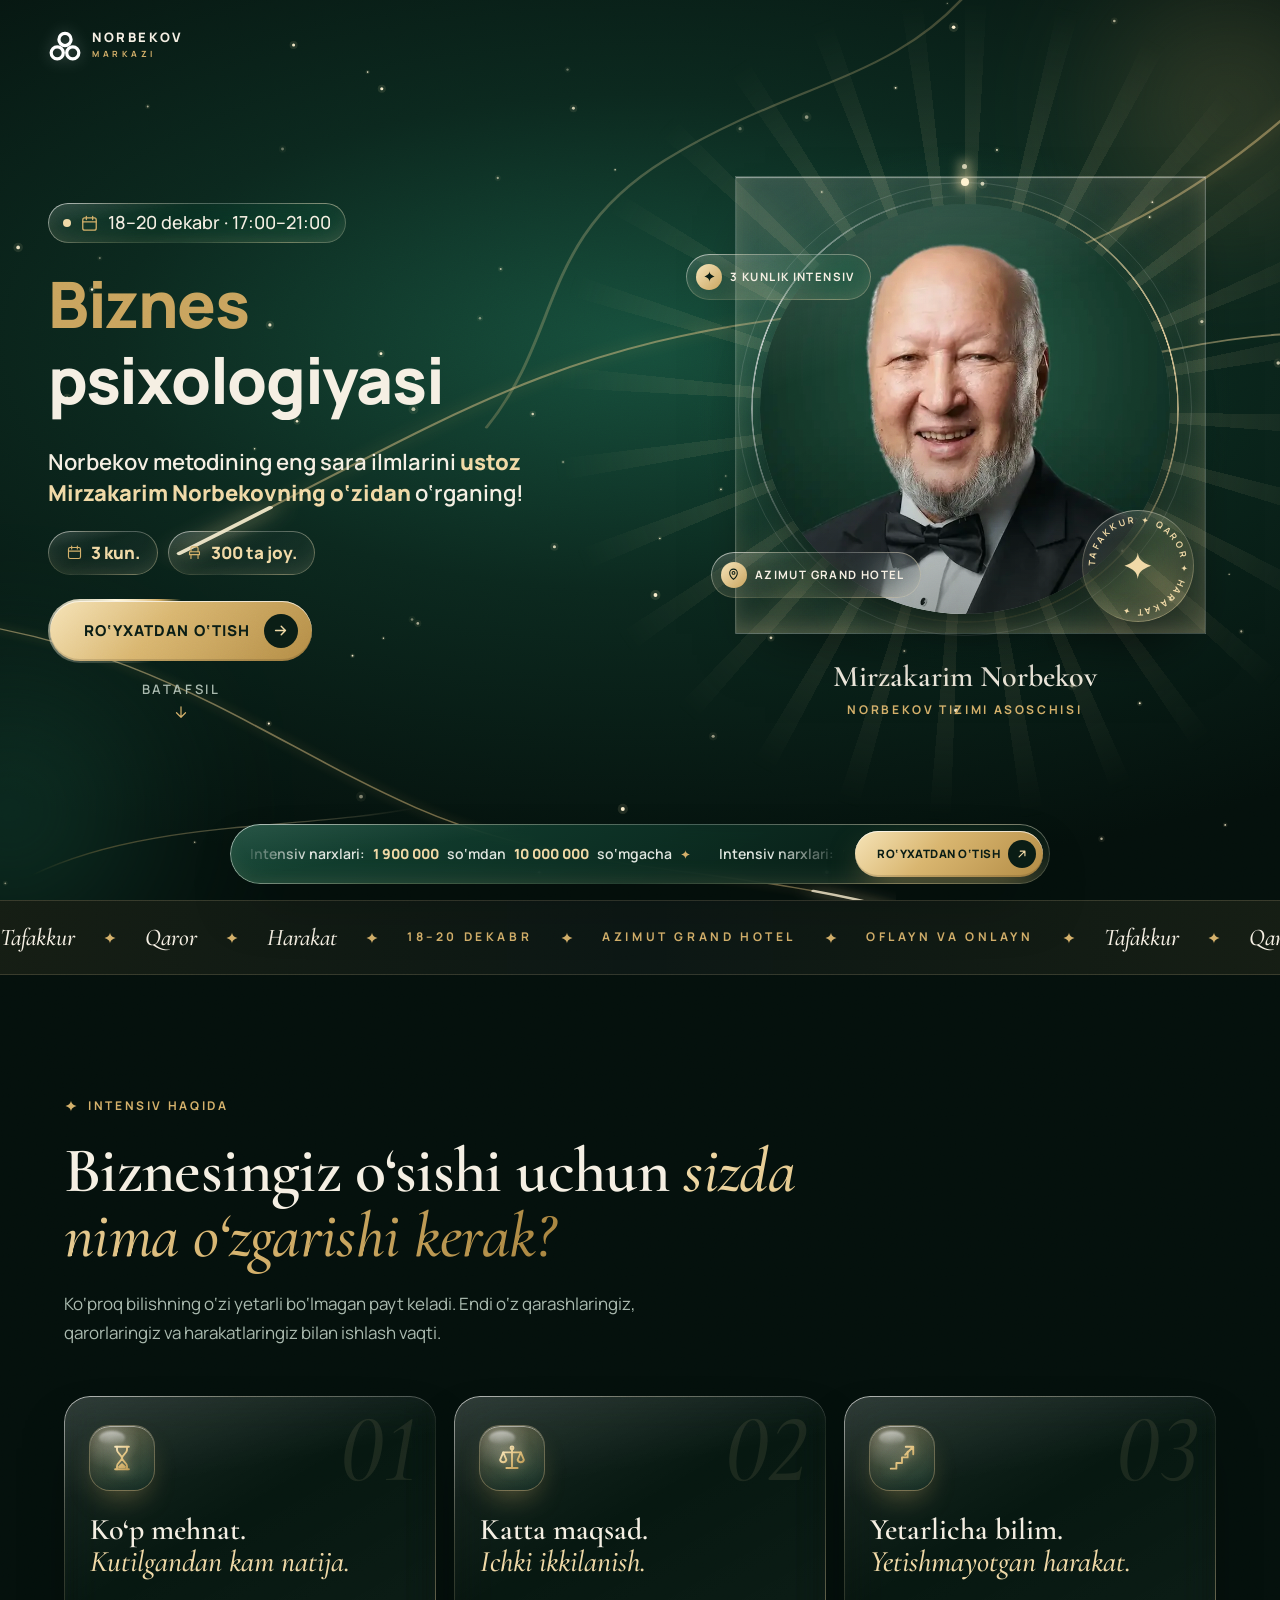
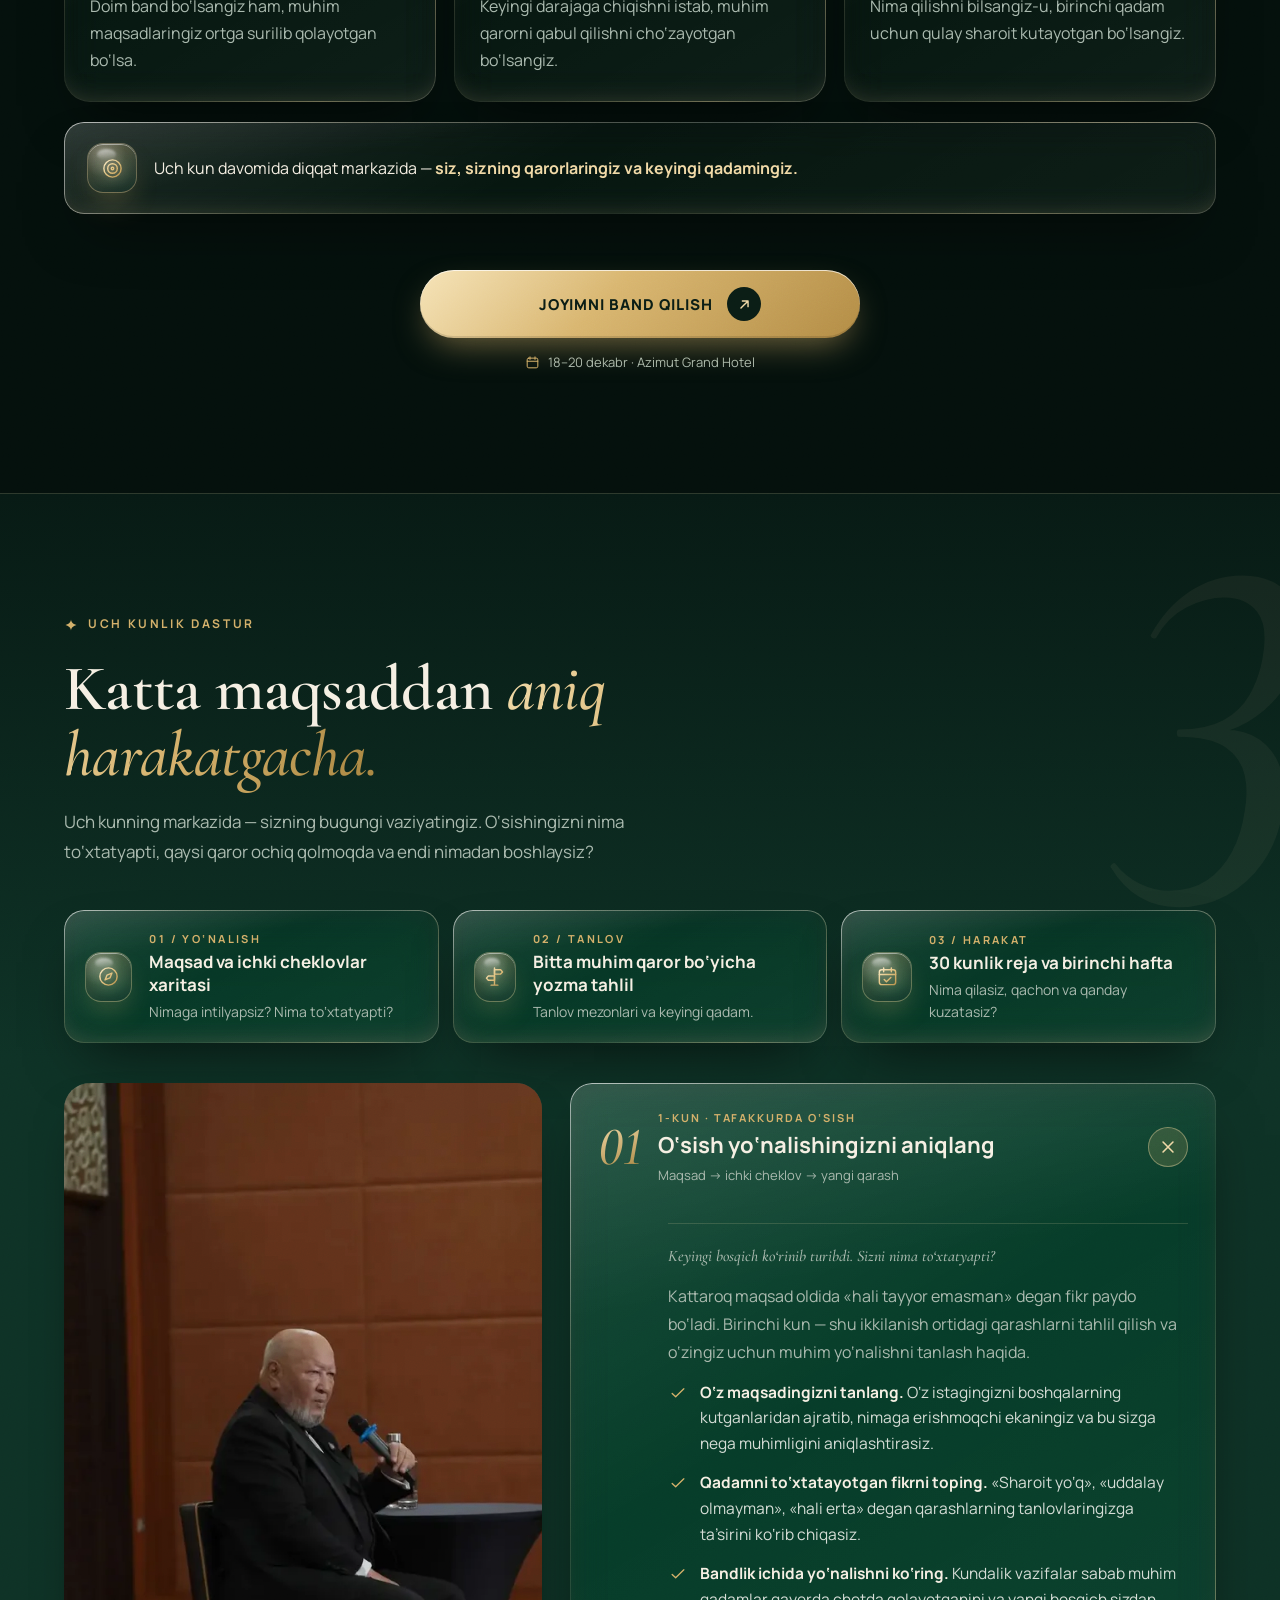
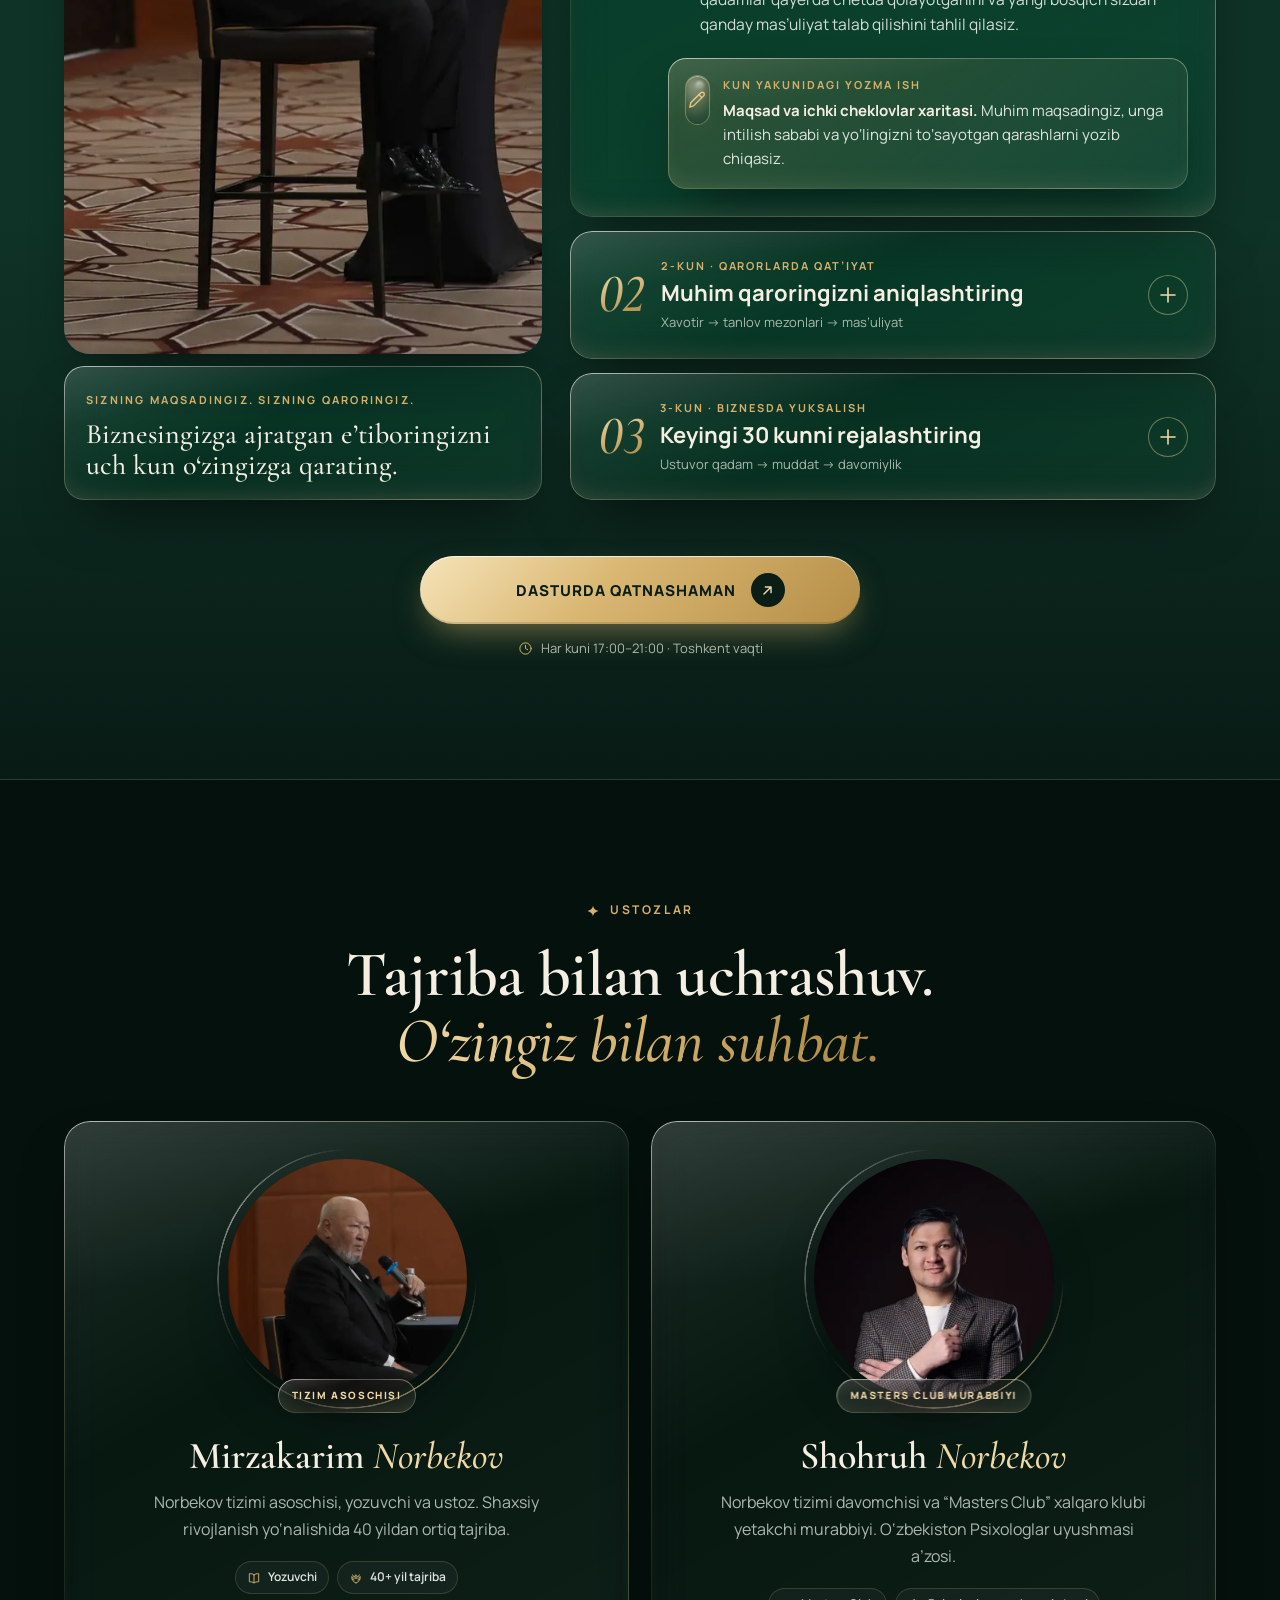
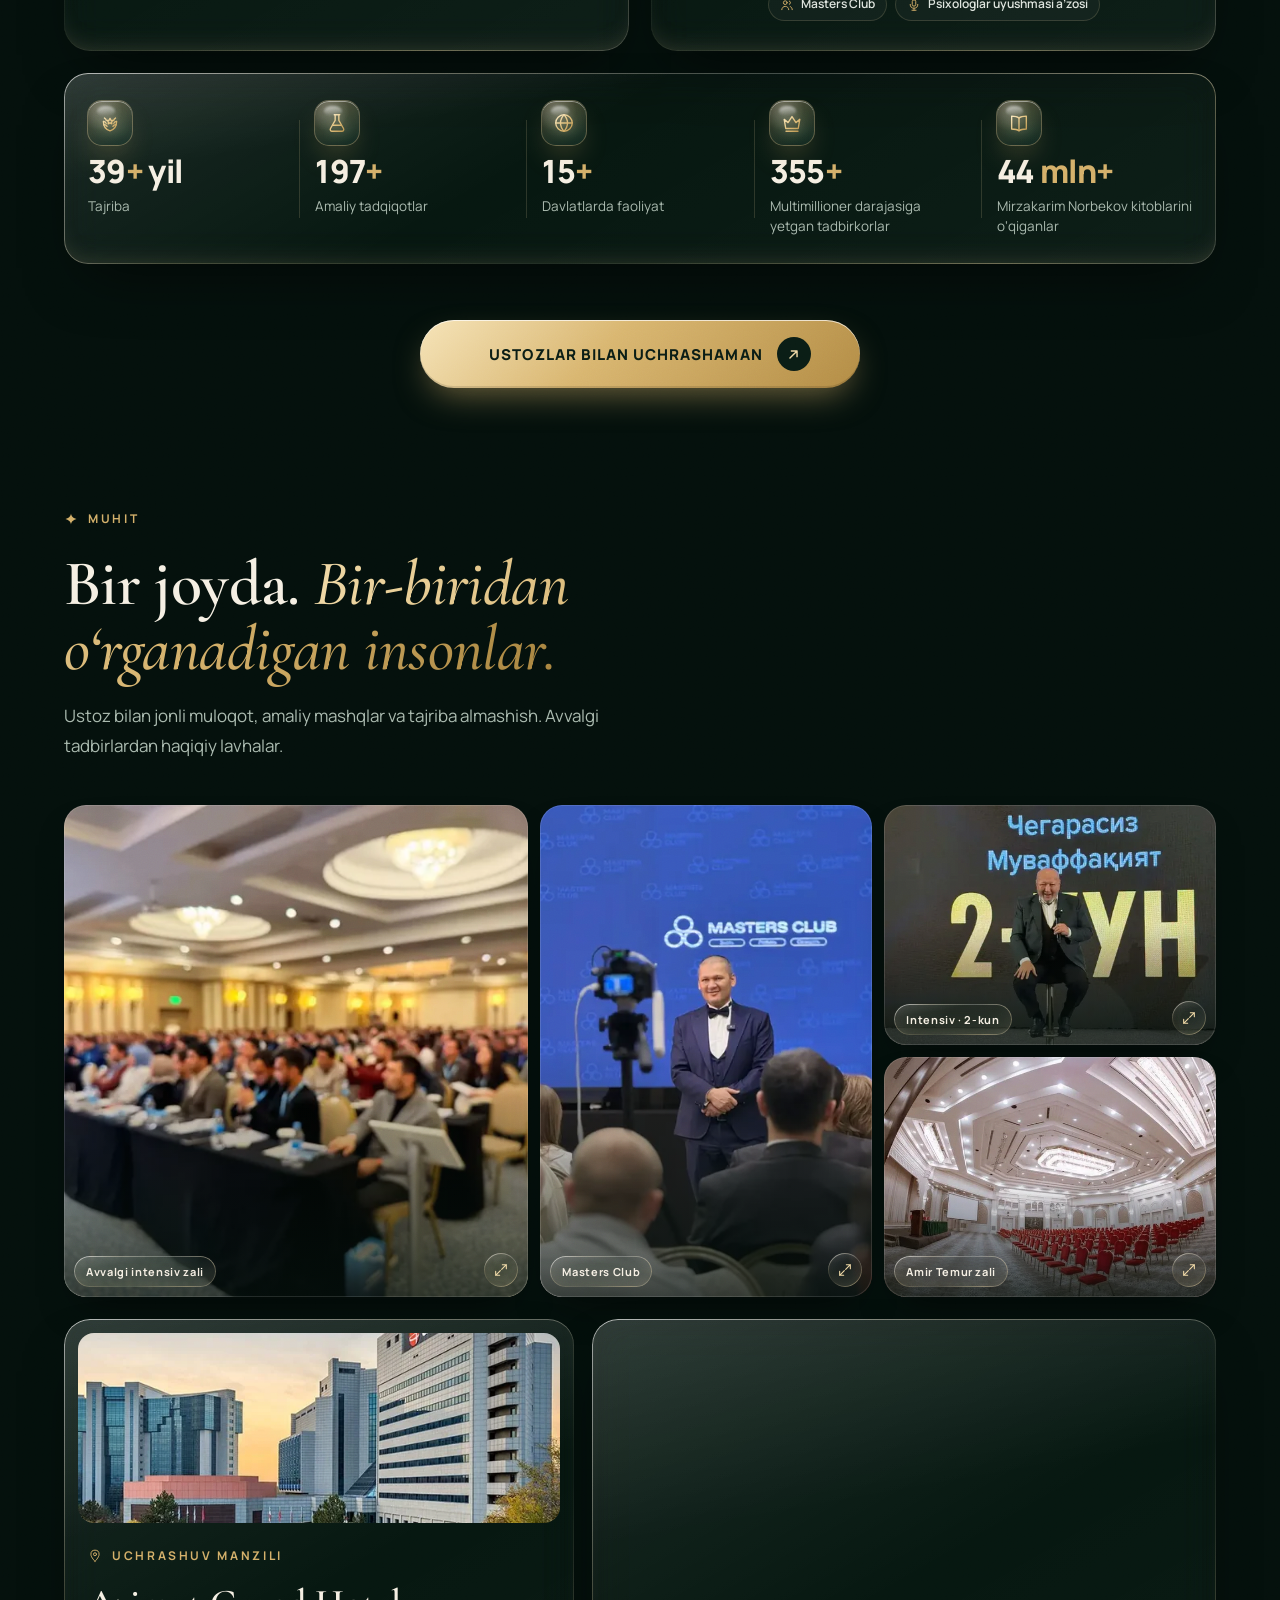
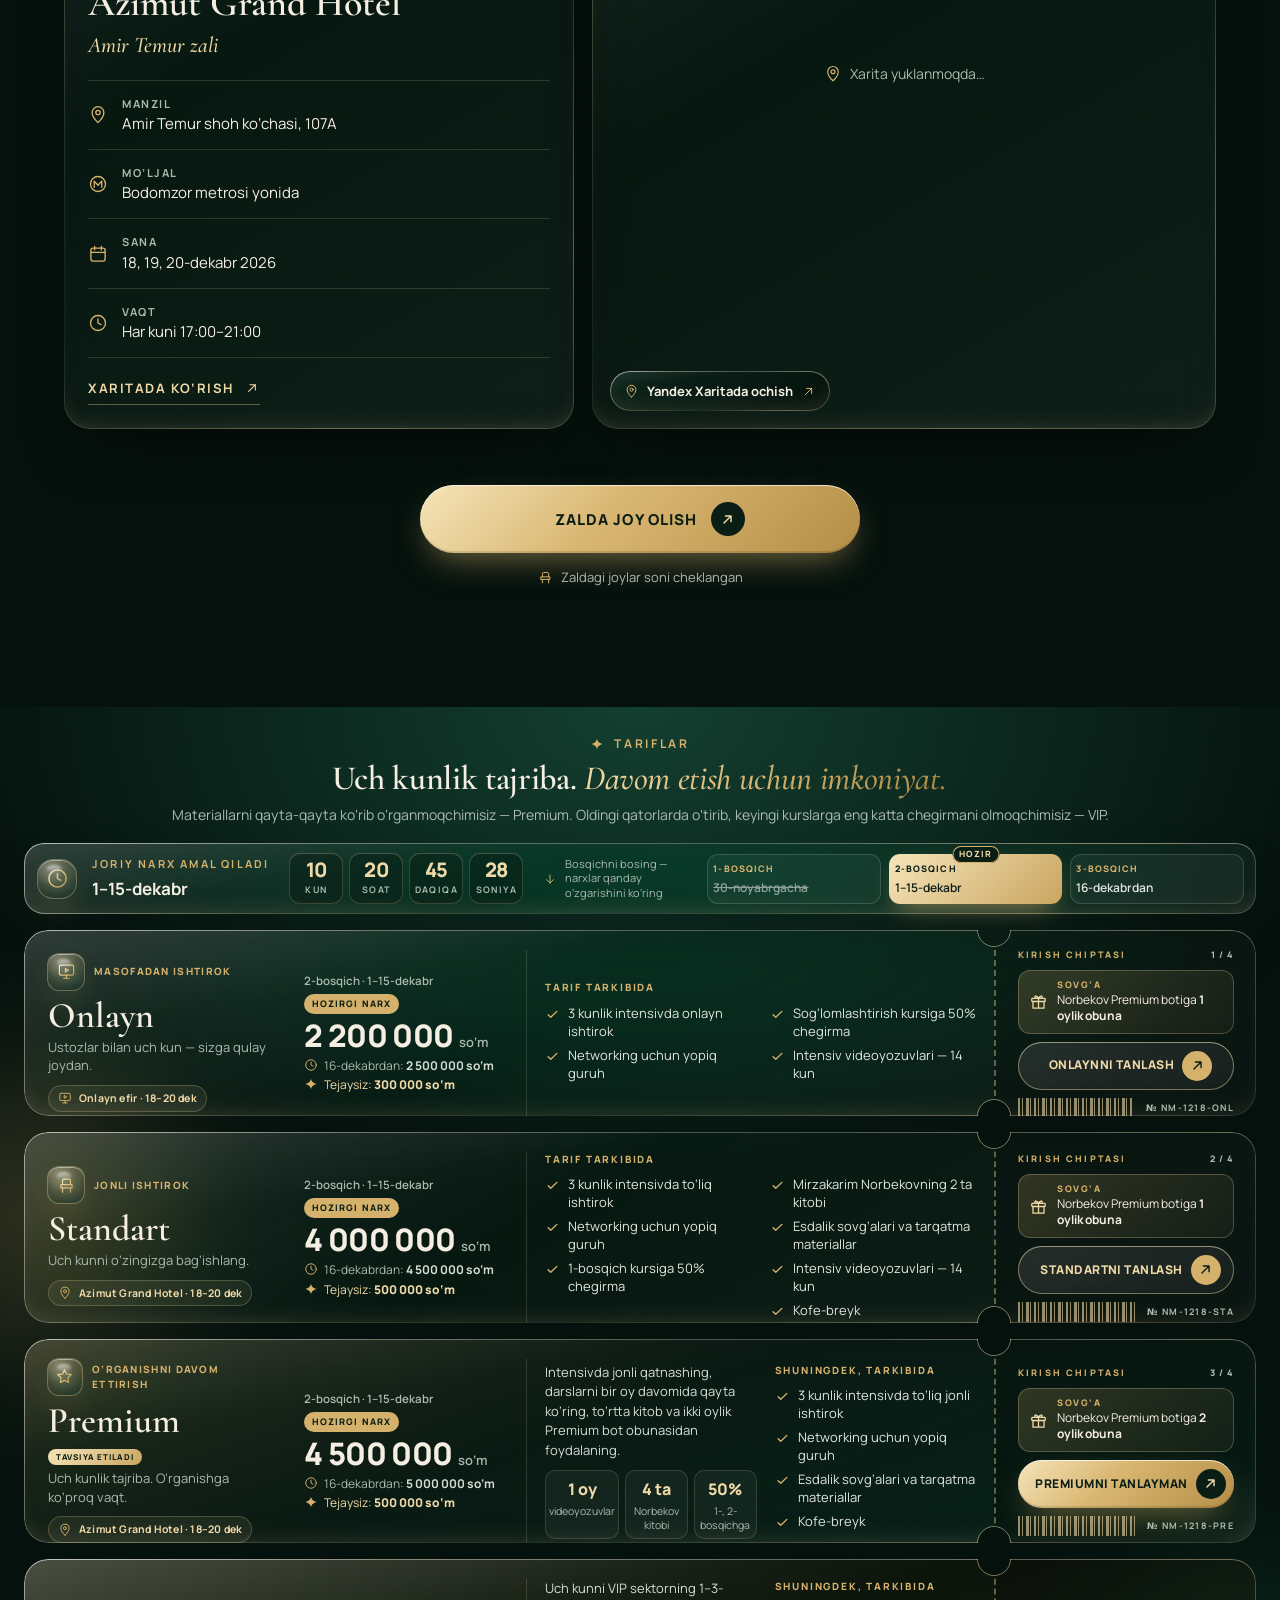
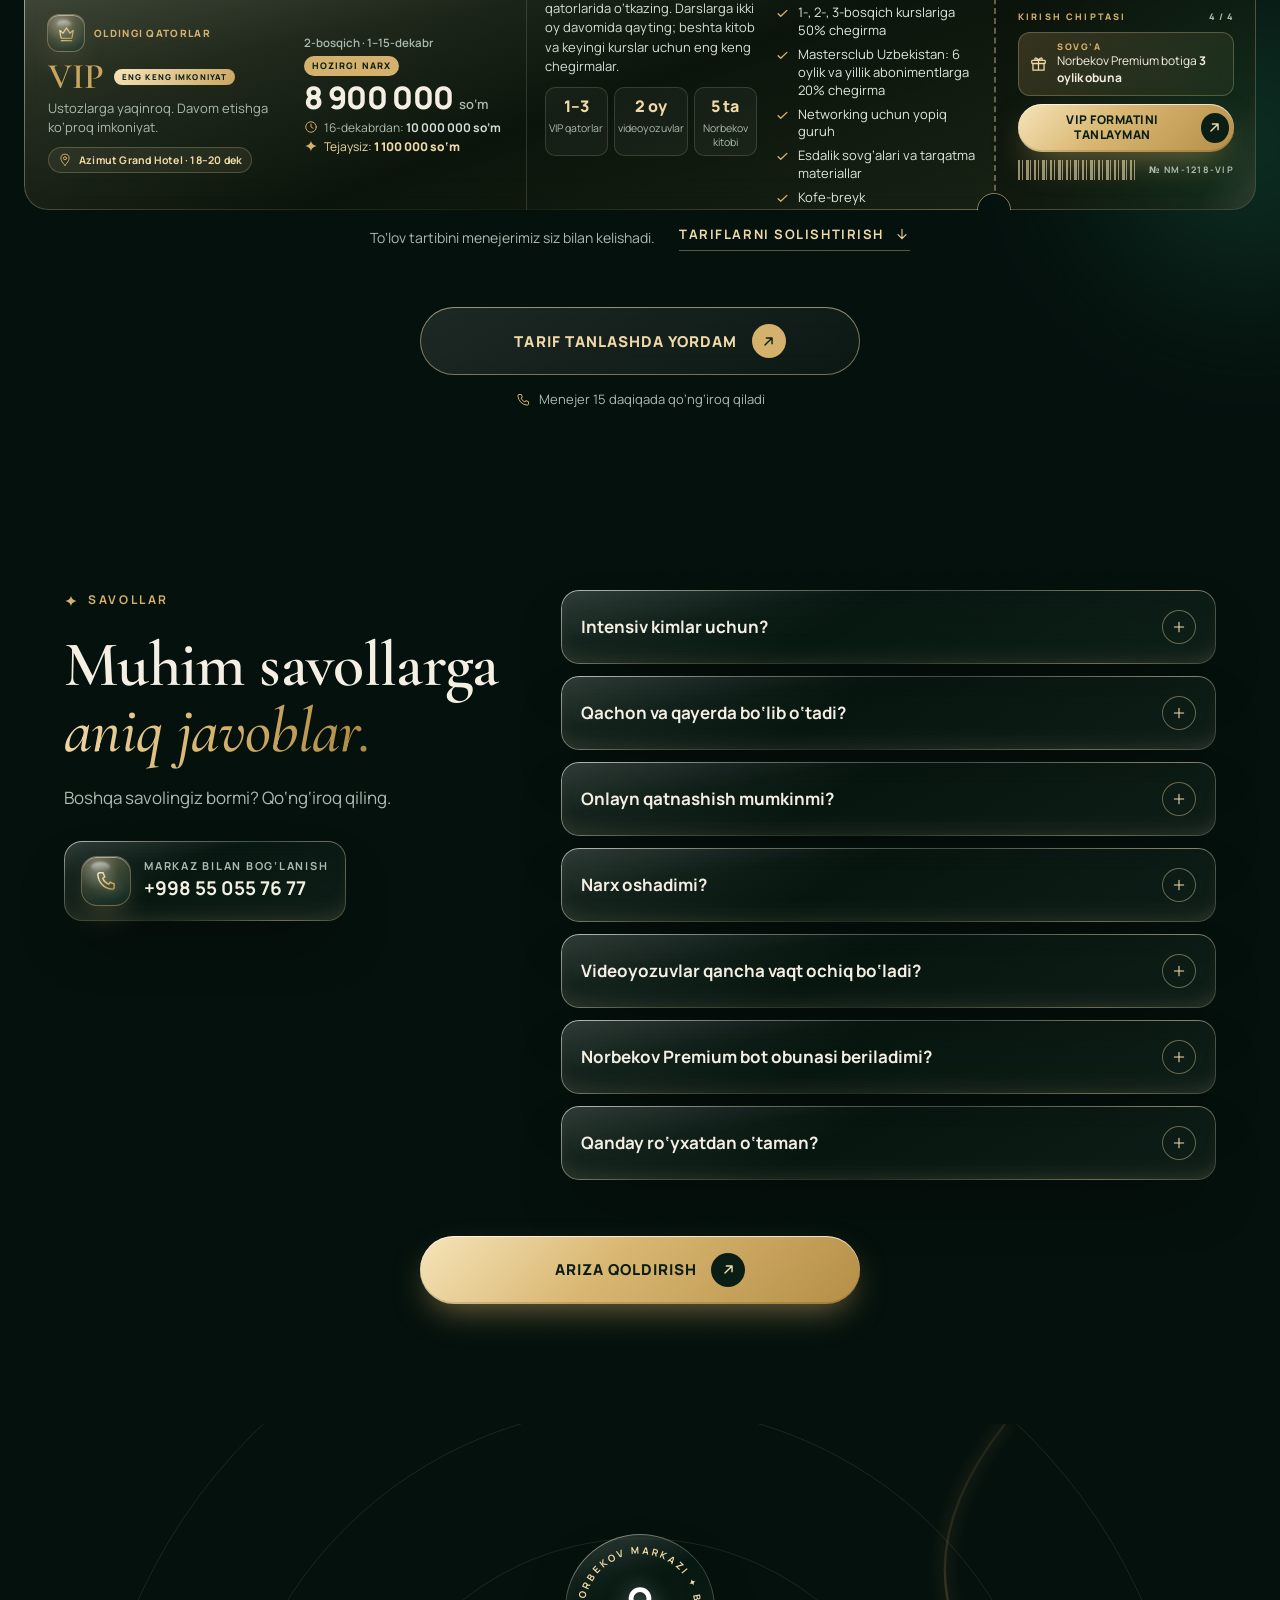
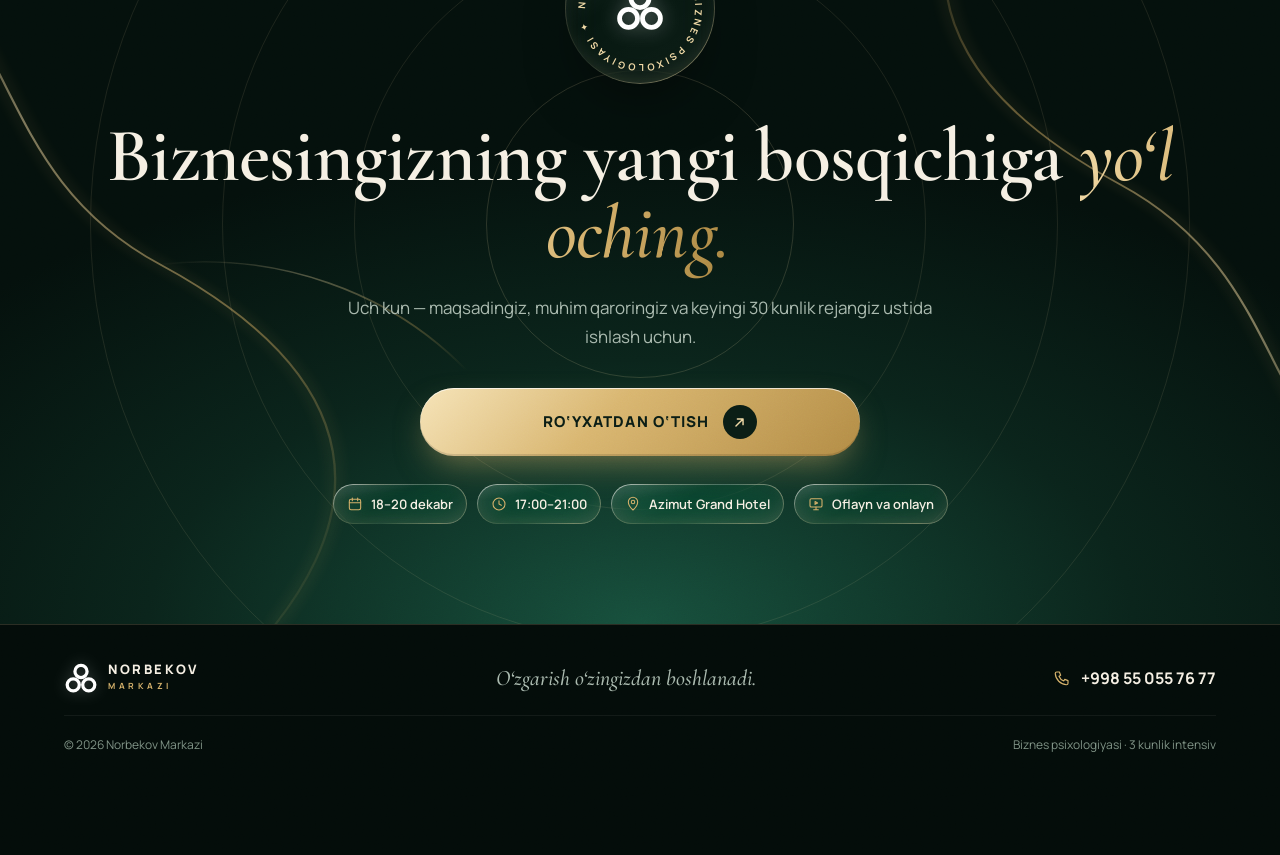
<file: index.html>
<!doctype html>
<html lang="uz">
<head>
<meta charset="UTF-8">
<meta name="viewport" content="width=device-width,initial-scale=1,viewport-fit=cover">
<meta name="theme-color" content="#04100c">
<meta name="facebook-domain-verification" content="2tgvue5fifjzsfd3volc80d6dp5v06" />
<title>Biznes psixologiyasi — 3 kunlik intensiv | Norbekov Markazi</title>
<meta name="description" content="Norbekov metodining eng sara ilmlarini ustoz Mirzakarim Norbekovning o‘zidan o‘rganing! 18–20 dekabr, Azimut Grand Hotel. 3 kun. 300 ta joy.">
<link rel="canonical" href="https://norbekov.vercel.app/">
<meta property="og:title" content="Biznes psixologiyasi — Norbekov Markazi">
<meta property="og:description" content="Norbekov metodining eng sara ilmlarini ustoz Mirzakarim Norbekovning o‘zidan o‘rganing! 3 kun. 300 ta joy.">
<meta property="og:type" content="website">
<meta property="og:url" content="https://norbekov.vercel.app/">
<meta property="og:image" content="https://norbekov.vercel.app/assets/DSC00302.webp">
<link rel="icon" type="image/svg+xml" href="assets/favicon.svg">
<link rel="preload" as="image" href="assets/hero-circle.webp" fetchpriority="high">
<link rel="preload" as="font" type="font/woff2" href="assets/manrope-800.woff2" crossorigin>
<link rel="preload" as="font" type="font/woff2" href="assets/manrope-600.woff2" crossorigin>
<!-- Meta Pixel Code -->
<script>
!function(f,b,e,v,n,t,s)
{if(f.fbq)return;n=f.fbq=function(){n.callMethod?
n.callMethod.apply(n,arguments):n.queue.push(arguments)};
if(!f._fbq)f._fbq=n;n.push=n;n.loaded=!0;n.version='2.0';
n.queue=[];t=b.createElement(e);t.async=!0;
t.src=v;s=b.getElementsByTagName(e)[0];
s.parentNode.insertBefore(t,s)}(window, document,'script',
'https://connect.facebook.net/en_US/fbevents.js');
fbq('init', '1564971327388997');
fbq('track', 'PageView');
</script>
<noscript><img height="1" width="1" style="display:none" src="https://www.facebook.com/tr?id=1564971327388997&ev=PageView&noscript=1"/></noscript>
<!-- End Meta Pixel Code -->
<style>html,body{margin:0;background:#04100c}</style>
<style>
@font-face{font-family:'Manrope';font-weight:400;font-display:swap;src:url(assets/manrope-400.woff2) format('woff2')}
@font-face{font-family:'Manrope';font-weight:500;font-display:swap;src:url(assets/manrope-500.woff2) format('woff2')}
@font-face{font-family:'Manrope';font-weight:600;font-display:swap;src:url(assets/manrope-600.woff2) format('woff2')}
@font-face{font-family:'Manrope';font-weight:700;font-display:swap;src:url(assets/manrope-700.woff2) format('woff2')}
@font-face{font-family:'Manrope';font-weight:800;font-display:swap;src:url(assets/manrope-800.woff2) format('woff2')}
@font-face{font-family:'Cormorant Garamond';font-weight:500;font-display:swap;src:url(assets/cormorant-500.woff2) format('woff2')}
@font-face{font-family:'Cormorant Garamond';font-weight:600;font-display:swap;src:url(assets/cormorant-600.woff2) format('woff2')}
@font-face{font-family:'Cormorant Garamond';font-style:italic;font-weight:500 600;font-display:swap;src:url(assets/cormorant-italic-500.woff2) format('woff2')}
#nm{--bg:#04100c;--em:#0a241b;--em2:#0f3326;--em3:#165140;--gold:#d4b06a;--gold2:#f0d9a6;--gold3:#a8843f;--cream:#f5efe3;--muted:#a9b9ae;--line:rgba(240,217,166,.16);--r:26px;--serif:'Cormorant Garamond',Georgia,serif;--sans:'Manrope',system-ui,-apple-system,sans-serif;
position:relative;background:var(--bg);color:var(--cream);font-family:var(--sans);font-size:16px;line-height:1.55;overflow:hidden;font-variant-numeric:lining-nums;-webkit-font-smoothing:antialiased;text-rendering:optimizeLegibility}
#nm *,#nm *::before,#nm *::after{box-sizing:border-box;margin:0;padding:0}
#nm a{color:inherit;text-decoration:none}
#nm img{display:block;max-width:100%}
#nm button{font:inherit;color:inherit;background:none;border:0;cursor:pointer}
#nm ul{list-style:none}
#nm .ic{width:24px;height:24px;fill:none;stroke:currentColor;stroke-width:1.6;stroke-linecap:round;stroke-linejoin:round;flex:none}
#nm .ic.fill{fill:currentColor;stroke:none}
#nm .gold-ic{stroke:url(#nm-g)}
#nm .wrap{width:100%;max-width:1200px;margin:0 auto;padding:0 24px;position:relative}
#nm .grain{position:absolute;inset:0;pointer-events:none;z-index:50;opacity:.07;mix-blend-mode:overlay;background-image:url("data:image/svg+xml,%3Csvg xmlns='http://www.w3.org/2000/svg' width='160' height='160'%3E%3Cfilter id='n'%3E%3CfeTurbulence type='fractalNoise' baseFrequency='.85' numOctaves='3' stitchTiles='stitch'/%3E%3C/filter%3E%3Crect width='100%25' height='100%25' filter='url(%23n)'/%3E%3C/svg%3E")}

/* ---------- liquid glass ---------- */
#nm .glass{position:relative;isolation:isolate;border-radius:var(--r);background:linear-gradient(150deg,rgba(255,255,255,.10),rgba(255,255,255,.025) 42%,rgba(255,255,255,.05));-webkit-backdrop-filter:blur(18px) saturate(165%);backdrop-filter:blur(18px) saturate(165%);box-shadow:inset 0 1px 0 rgba(255,255,255,.22),inset 0 -14px 28px -18px rgba(240,217,166,.22),0 28px 60px -24px rgba(0,0,0,.65)}
#nm .glass::before{content:'';position:absolute;inset:0;z-index:-1;border-radius:inherit;padding:1px;background:linear-gradient(140deg,rgba(255,255,255,.55),rgba(240,217,166,.2) 24%,rgba(255,255,255,.03) 52%,rgba(240,217,166,.38) 84%,rgba(255,255,255,.14));-webkit-mask:linear-gradient(#000 0 0) content-box,linear-gradient(#000 0 0);-webkit-mask-composite:xor;mask-composite:exclude;pointer-events:none}
#nm .glass::after{content:'';position:absolute;inset:0;z-index:-1;border-radius:inherit;pointer-events:none;background:linear-gradient(170deg,rgba(255,255,255,.09),transparent 28%)}

/* ---------- typography ---------- */
#nm .eyebrow{display:inline-flex;align-items:center;gap:10px;font-size:12px;font-weight:700;letter-spacing:.22em;text-transform:uppercase;color:var(--gold)}
#nm .eyebrow .ic{width:14px;height:14px}
#nm h2.title{font-family:var(--serif);font-weight:600;font-size:clamp(38px,6.4vw,64px);line-height:1.02;letter-spacing:-.01em;margin-top:18px;color:var(--cream)}
#nm h2.title em{font-style:italic;font-weight:500;background:linear-gradient(100deg,var(--gold2),var(--gold) 50%,var(--gold3));-webkit-background-clip:text;background-clip:text;color:transparent;padding-right:.06em}
#nm .lead{font-size:17px;line-height:1.75;color:var(--muted);max-width:620px;margin-top:20px}
#nm .head{max-width:760px}
#nm .head.center{text-align:center;margin:0 auto}
#nm .head.center .lead{margin-left:auto;margin-right:auto}
#nm section.sec{position:relative;padding:96px 0}

/* ---------- buttons ---------- */
#nm .btn{position:relative;overflow:hidden;display:inline-flex;align-items:center;justify-content:center;gap:14px;height:68px;padding:0 30px;border-radius:16px;background:linear-gradient(135deg,#f6e4b8 0%,#d9b670 42%,#b38c45 100%);color:#0a1d15;font-weight:800;font-size:15px;letter-spacing:.07em;text-transform:uppercase;white-space:nowrap;box-shadow:0 14px 34px -10px rgba(212,176,106,.55),inset 0 1px 0 rgba(255,255,255,.7),inset 0 -2px 0 rgba(0,0,0,.12);animation:nm-pulse 2.2s ease-out infinite;transition:filter .3s}
#nm .btn:hover{filter:brightness(1.07)}
#nm .btn::before{content:'';position:absolute;top:-20%;bottom:-20%;left:-40%;width:28%;background:linear-gradient(90deg,transparent,rgba(255,255,255,.75),transparent);transform:skewX(-22deg);animation:nm-sheen 2.8s ease-in-out infinite}
#nm .btn .arr{width:34px;height:34px;border-radius:50%;background:#0a1d15;color:var(--gold2);display:grid;place-items:center}
#nm .btn .arr .ic{width:17px;height:17px;stroke-width:2}
#nm .btn.ghost{background:linear-gradient(150deg,rgba(255,255,255,.1),rgba(255,255,255,.03));color:var(--gold2);box-shadow:inset 0 0 0 1px rgba(240,217,166,.45),inset 0 1px 0 rgba(255,255,255,.2);animation:none;-webkit-backdrop-filter:blur(12px);backdrop-filter:blur(12px)}
#nm .btn.ghost .arr{background:var(--gold);color:#0a1d15}
#nm .btn.ghost::before{animation-duration:4.5s;opacity:.35}
#nm .cta{display:flex;flex-direction:column;align-items:center;gap:14px;margin-top:56px;text-align:center}
#nm .cta .btn{width:min(100%,440px)}
#nm .cta small{font-size:13px;color:var(--muted);display:flex;align-items:center;gap:8px}
#nm .cta small .ic{width:15px;height:15px;color:var(--gold)}
#nm .tlink{display:inline-flex;align-items:center;gap:10px;font-size:13px;font-weight:700;letter-spacing:.12em;text-transform:uppercase;color:var(--gold2);border-bottom:1px solid rgba(240,217,166,.35);padding-bottom:6px}
#nm .tlink .ic{width:16px;height:16px}

/* ---------- sticker (icon orb) ---------- */
#nm .sbar .btn::before{animation-duration:3.2s}
#nm .sticker{position:relative;width:64px;height:64px;border-radius:20px;display:grid;place-items:center;color:var(--gold2);background:radial-gradient(circle at 30% 20%,rgba(255,255,255,.28),rgba(255,255,255,.04) 45%),linear-gradient(160deg,rgba(212,176,106,.32),rgba(22,81,64,.35));box-shadow:inset 0 1px 0 rgba(255,255,255,.45),inset 0 -6px 14px rgba(0,0,0,.25),0 14px 30px -10px rgba(212,176,106,.45),0 0 0 1px rgba(240,217,166,.35);animation:nm-float 6s ease-in-out infinite}
#nm .sticker .ic{width:30px;height:30px;stroke-width:1.5;filter:drop-shadow(0 0 6px rgba(240,217,166,.55))}
#nm .sticker.sm{width:48px;height:48px;border-radius:15px}
#nm .sticker.sm .ic{width:23px;height:23px}
#nm .sticker::after{content:'';position:absolute;top:5px;left:9px;width:40%;height:22%;border-radius:50%;background:linear-gradient(180deg,rgba(255,255,255,.55),transparent);filter:blur(1px)}

/* ---------- ambient ---------- */
#nm .orb{position:absolute;border-radius:50%;filter:blur(70px);pointer-events:none;opacity:.55;animation:nm-drift 18s ease-in-out infinite alternate}
#nm .orb.g{background:radial-gradient(circle,rgba(212,176,106,.55),transparent 65%)}
#nm .orb.e{background:radial-gradient(circle,rgba(34,120,90,.75),transparent 65%)}
#nm .veins{position:absolute;pointer-events:none;opacity:.9}
#nm .veins path{fill:none;stroke-linecap:round}
#nm .veins .v{stroke:url(#nm-vg);stroke-width:1.2;opacity:.55}
#nm .veins .vb{stroke:rgba(212,176,106,.35);stroke-width:5;filter:blur(4px);opacity:.35}
#nm .veins .glint{stroke:#fff3d2;stroke-width:2;stroke-dasharray:46 1400;animation:nm-glint 7s linear infinite;filter:drop-shadow(0 0 6px #f0d9a6)}

/* ---------- HERO ---------- */
#nm .hero{position:relative;display:flex;flex-direction:column;padding:0 24px;padding-left:max(24px,env(safe-area-inset-left));padding-right:max(24px,env(safe-area-inset-right));background:radial-gradient(ellipse 90% 60% at 50% 38%,#17503d 0%,#0b281e 46%,#04100c 100%);overflow:hidden}
#nm .topbar{position:relative;z-index:3;height:36px;margin-top:calc(28px + env(safe-area-inset-top));display:flex;align-items:center;justify-content:space-between;gap:12px}
#nm .logo{display:flex;align-items:center;gap:10px}
#nm .logo svg{width:34px;height:31px;color:#fff;filter:drop-shadow(0 0 8px rgba(255,255,255,.25))}
#nm .logo b{display:block;font-weight:800;font-size:13px;letter-spacing:.2em;line-height:1}
#nm .logo small{display:block;font-size:8.5px;letter-spacing:.42em;color:var(--gold);margin-top:4px;font-weight:700}
#nm .date-pill{display:inline-flex;align-items:center;gap:9px;height:40px;padding:0 15px;border-radius:999px;font-size:18px;font-weight:500;color:var(--cream);white-space:nowrap}
#nm .date-pill .ic{width:19px;height:19px;color:var(--gold)}
#nm .hero-grid{position:relative;z-index:2;flex:1;display:flex;flex-direction:column;align-items:center;text-align:center}
#nm .hero .date-d{display:none}
#nm .h1{font-family:var(--sans);font-weight:800;font-size:clamp(34px,10.4vw,42px);line-height:1.1;letter-spacing:-.02em;margin-top:clamp(14px,calc(var(--vh,1vh)*2.6),28px);padding-bottom:.08em}
#nm .h1 span{display:block;background-size:250% 100%;-webkit-background-clip:text;background-clip:text;color:transparent;animation:nm-shine 3.6s linear infinite;padding-bottom:.08em}
#nm .h1 .acc{background-image:linear-gradient(110deg,#c9a45e 0%,#c9a45e 38%,#fff6dc 50%,#c9a45e 62%,#c9a45e 100%)}
#nm .h1 .main{background-image:linear-gradient(110deg,#f5efe3 0%,#f5efe3 38%,#ffffff 46%,#f0d9a6 50%,#ffffff 54%,#f5efe3 62%,#f5efe3 100%)}
#nm .art{position:relative;padding:clamp(30px,calc(var(--vh,1vh)*4.6),50px) 0 clamp(22px,calc(var(--vh,1vh)*3.4),40px)}
#nm .circle{--s:clamp(140px,min(74vw,calc(var(--vh,1vh)*36 - 90px)),320px);position:relative;width:var(--s);height:var(--s);margin:0 auto}
#nm .circle .halo{position:absolute;inset:-18%;border-radius:50%;background:radial-gradient(circle,rgba(212,176,106,.42),rgba(22,81,64,.25) 45%,transparent 68%);animation:nm-breathe 5s ease-in-out infinite}
#nm .circle .ring{position:absolute;inset:-9px;border-radius:50%;background:conic-gradient(from 0deg,rgba(240,217,166,0),rgba(240,217,166,.95),rgba(212,176,106,.2),rgba(240,217,166,0) 60%,rgba(255,255,255,.7),rgba(240,217,166,0));-webkit-mask:radial-gradient(farthest-side,transparent calc(100% - 2px),#000 calc(100% - 1.5px));mask:radial-gradient(farthest-side,transparent calc(100% - 2px),#000 calc(100% - 1.5px));animation:nm-spin 9s linear infinite}
#nm .circle .ring2{position:absolute;inset:-22px;border-radius:50%;border:1px solid rgba(255,255,255,.12)}
#nm .circle .orbit{position:absolute;inset:-22px;border-radius:50%;animation:nm-spin 14s linear infinite reverse}
#nm .circle .orbit::before{content:'';position:absolute;top:-4px;left:50%;width:8px;height:8px;margin-left:-4px;border-radius:50%;background:#fff3d2;box-shadow:0 0 12px 3px rgba(240,217,166,.9)}
#nm .circle .ph{position:absolute;inset:0;border-radius:50%;overflow:hidden;box-shadow:0 30px 60px -20px rgba(0,0,0,.7),inset 0 0 0 1px rgba(255,255,255,.2)}
#nm .circle .ph img{width:100%;height:100%;object-fit:cover;object-position:50% 30%}
#nm .circle .ph::after{content:'';position:absolute;inset:0;border-radius:50%;background:linear-gradient(160deg,rgba(255,255,255,.18),transparent 35%),radial-gradient(circle at 50% 120%,rgba(4,16,12,.55),transparent 55%)}
#nm .badge{position:absolute;right:-6%;bottom:-2%;width:30%;min-width:66px;max-width:112px;aspect-ratio:1;border-radius:50%;display:grid;place-items:center;color:var(--gold2)}
#nm .badge svg.txt{position:absolute;inset:0;width:100%;height:100%;animation:nm-spin 16s linear infinite}
#nm .badge svg.txt text{font:700 9.6px var(--sans);letter-spacing:2.6px;fill:var(--gold2)}
#nm .badge .ic{width:30%;height:30%}
#nm .chip{position:absolute;display:inline-flex;align-items:center;gap:8px;padding:8px 12px 8px 9px;border-radius:999px;font-size:10.5px;font-weight:700;letter-spacing:.12em;text-transform:uppercase;color:var(--cream);white-space:nowrap;--r:999px;animation:nm-float 7s ease-in-out infinite}
#nm .chip .dot{width:22px;height:22px;border-radius:50%;display:grid;place-items:center;background:linear-gradient(135deg,#f6e4b8,#c9a45e);color:#0a1d15}
#nm .chip .dot .ic{width:13px;height:13px;stroke-width:2}
#nm .chip.a{left:-14%;top:10%}
#nm .chip.b{left:-10%;bottom:6%;animation-delay:-3s}
#nm .hero-name{display:none}
#nm .chip,#nm .badge{display:none}
#nm .sub{font-size:18px;font-weight:600;line-height:1.4;color:var(--cream);max-width:390px;text-wrap:balance}
#nm .sub b{font-weight:800;color:var(--gold2)}
#nm .facts{display:flex;justify-content:center;gap:10px;margin-top:clamp(12px,calc(var(--vh,1vh)*1.8),18px)}
#nm .facts span{display:inline-flex;align-items:center;gap:8px;height:38px;padding:0 15px;--r:999px;font-size:16px;font-weight:800;color:var(--gold2);white-space:nowrap}
#nm .facts .ic{width:17px;height:17px;color:var(--gold)}
#nm .hero-cta{display:flex;flex-direction:column;align-items:center;width:100%;padding-bottom:30px}
#nm .hero-cta .glow{position:relative;display:block;width:100%;margin-top:clamp(12px,calc(var(--vh,1vh)*1.8),18px);padding:2px;border-radius:18px;overflow:hidden;animation:nm-pulse2 2.2s ease-out infinite}
#nm .hero-cta .glow::before{content:'';position:absolute;left:50%;top:50%;width:200%;aspect-ratio:1;margin:-100% 0 0 -100%;background:conic-gradient(from 0deg,transparent 0 62%,rgba(255,246,220,.2) 70%,#fff6dc 82%,#d4b06a 90%,transparent 100%);animation:nm-spin 2.6s linear infinite}
#nm .hero-cta .btn{position:relative;width:100%;animation:none;box-shadow:inset 0 1px 0 rgba(255,255,255,.7),inset 0 -2px 0 rgba(0,0,0,.12)}
#nm .live{width:8px;height:8px;border-radius:50%;background:#f0d9a6;box-shadow:0 0 0 0 rgba(240,217,166,.7);animation:nm-live 1.6s ease-out infinite;flex:none}
#nm .hero .dust{position:absolute;inset:0;width:100%;height:100%;pointer-events:none;z-index:1}
#nm .circle .rays{position:absolute;inset:-62%;border-radius:50%;background:repeating-conic-gradient(from 0deg,rgba(240,217,166,.17) 0deg 3deg,transparent 3deg 13deg);-webkit-mask:radial-gradient(circle,#000 18%,transparent 64%);mask:radial-gradient(circle,#000 18%,transparent 64%);animation:nm-spin 50s linear infinite;pointer-events:none}
#nm .circle .blob{position:absolute;inset:-7% -9% -5% -6%;background:linear-gradient(150deg,rgba(255,255,255,.16),rgba(255,255,255,.03) 45%,rgba(240,217,166,.14));-webkit-backdrop-filter:blur(14px) saturate(160%);backdrop-filter:blur(14px) saturate(160%);box-shadow:inset 0 1px 1px rgba(255,255,255,.45),inset 0 -10px 30px -10px rgba(240,217,166,.35),0 30px 60px -30px rgba(0,0,0,.6);border:1px solid rgba(255,255,255,.18);animation:nm-morph 12s ease-in-out infinite}
#nm .circle .orbit.o2{inset:-38px;animation-duration:22s;animation-direction:normal}
#nm .circle .orbit.o2::before{width:5px;height:5px;margin-left:-2.5px;top:-2.5px;opacity:.8}
#nm .more{display:inline-flex;flex-direction:column;align-items:center;gap:4px;margin-top:16px;font-size:13px;font-weight:600;letter-spacing:.2em;text-transform:uppercase;color:var(--muted);padding-bottom:20px}
#nm .more .ic{width:18px;height:18px;color:var(--gold);animation:nm-bounce 1.6s ease-in-out infinite}
#nm .h1 span{-webkit-mask-image:linear-gradient(90deg,#000 40%,transparent 60%);mask-image:linear-gradient(90deg,#000 40%,transparent 60%);-webkit-mask-size:300% 100%;mask-size:300% 100%;-webkit-mask-position:0 0;mask-position:0 0;animation:nm-shine 3.6s linear infinite,nm-wipe 1.2s cubic-bezier(.6,.1,.2,1) .15s both}
#nm .h1 .main{animation-delay:0s,.4s}
#nm .hero .veins.v1{right:-30%;top:-5%;width:120%;height:70%}
#nm .hero .veins.v2{left:-20%;bottom:-6%;width:90%;height:50%;transform:scaleX(-1)}
#nm .hero .orb.o1{width:380px;height:380px;right:-140px;top:-80px}
#nm .hero .orb.o2{width:420px;height:420px;left:-200px;bottom:-120px;animation-delay:-6s}

/* intro on load */
#nm .hero .in-a{animation:nm-in .9s ease both}
#nm .hero .in-a.d2{animation-delay:.1s}#nm .hero .in-a.d3{animation-delay:.2s}#nm .hero .in-a.d4{animation-delay:.3s}#nm .hero .in-a.d5{animation-delay:.4s}
@keyframes nm-in{from{opacity:0;filter:blur(10px)}to{opacity:1;filter:none}}

/* ---------- marquee ---------- */
#nm .marq{position:relative;z-index:2;border-top:1px solid var(--line);border-bottom:1px solid var(--line);background:linear-gradient(90deg,rgba(212,176,106,.08),rgba(255,255,255,.03),rgba(212,176,106,.08));overflow:hidden;padding:18px 0}
#nm .marq-track{display:flex;width:max-content;animation:nm-marq 38s linear infinite}
#nm .marq-track span{display:inline-flex;align-items:center;gap:28px;padding-right:28px;font-family:var(--serif);font-style:italic;font-size:24px;color:var(--cream);white-space:nowrap}
#nm .marq-track span b{font-family:var(--sans);font-style:normal;font-size:12px;font-weight:700;letter-spacing:.3em;color:var(--gold)}
#nm .marq-track .ic{width:14px;height:14px;color:var(--gold)}

/* ---------- reveal ---------- */
#nm.nm-js .rv{opacity:0;filter:blur(10px)}
#nm.nm-js .rv.in{opacity:1;filter:none;transition:opacity 1s ease,filter 1s ease}

/* ---------- PROBLEMS ---------- */
#nm .probs{display:grid;gap:18px;margin-top:48px}
#nm .prob{padding:30px 26px 28px;overflow:hidden}
#nm .prob .num{position:absolute;right:18px;top:6px;font-family:var(--serif);font-style:italic;font-size:96px;line-height:1;color:rgba(240,217,166,.09);pointer-events:none}
#nm .prob h3{font-family:var(--serif);font-weight:600;font-size:30px;line-height:1.08;margin-top:24px}
#nm .prob h3 i{display:block;font-weight:500;color:var(--gold2)}
#nm .prob p{font-size:16px;color:var(--muted);margin-top:14px;line-height:1.7}
#nm .note{display:flex;align-items:center;gap:18px;margin-top:20px;padding:22px 24px;--r:20px}
#nm .note p{font-size:16px;line-height:1.6}
#nm .note strong{color:var(--gold2);font-weight:700}

/* ---------- PROGRAM (accent band) ---------- */
#nm .band{background:linear-gradient(180deg,#071a14,#0e3226 30%,#0e3226 70%,#071a14);border-top:1px solid var(--line);border-bottom:1px solid var(--line);overflow:hidden}
#nm .band .bignum{position:absolute;right:-2%;top:40px;font-family:var(--serif);font-style:italic;font-weight:500;font-size:clamp(260px,40vw,520px);line-height:.8;color:rgba(240,217,166,.05);pointer-events:none}
#nm .steps{display:grid;gap:14px;margin-top:44px}
#nm .step{display:flex;gap:18px;align-items:center;padding:20px 22px;--r:20px}
#nm .step small{display:block;font-size:11px;font-weight:700;letter-spacing:.22em;color:var(--gold)}
#nm .step p{font-weight:700;font-size:17px;line-height:1.35;margin-top:4px}
#nm .step span{display:block;font-size:14px;color:var(--muted);margin-top:4px}
#nm .prog{display:grid;gap:28px;margin-top:40px}
#nm .pvis{display:flex;flex-direction:column;gap:12px}
#nm .pim{position:relative;flex:1;min-height:340px;border-radius:var(--r);overflow:hidden;box-shadow:0 24px 50px -24px rgba(0,0,0,.7),inset 0 0 0 1px rgba(255,255,255,.12)}
#nm .pim img{position:absolute;inset:0;width:100%;height:100%;object-fit:cover;object-position:50% 30%}
#nm .pvis .lab{padding:20px 22px;--r:20px}
#nm .pvis .lab span{font-size:11px;font-weight:700;letter-spacing:.2em;color:var(--gold)}
#nm .pvis .lab p{font-family:var(--serif);font-size:28px;line-height:1.1;margin-top:8px}
#nm .days{display:grid;gap:14px}
#nm .day{--r:22px;overflow:hidden}
#nm .day summary{list-style:none;cursor:pointer;display:grid;grid-template-columns:auto 1fr auto;gap:16px;align-items:center;padding:22px 20px}
#nm .day summary::-webkit-details-marker{display:none}
#nm .day .dn{font-family:var(--serif);font-style:italic;font-size:54px;line-height:.9;background:linear-gradient(160deg,var(--gold2),var(--gold3));-webkit-background-clip:text;background-clip:text;color:transparent}
#nm .day .dh small{display:block;font-size:11px;font-weight:700;letter-spacing:.18em;color:var(--gold)}
#nm .day .dh h3{font-size:19px;font-weight:700;line-height:1.3;margin-top:5px}
#nm .day .dh em{display:block;font-style:normal;font-size:13px;color:var(--muted);margin-top:5px}
#nm .day .pm{width:40px;height:40px;border-radius:50%;display:grid;place-items:center;box-shadow:inset 0 0 0 1px rgba(240,217,166,.4);color:var(--gold2);transition:transform .45s cubic-bezier(.2,.7,.2,1),background .3s}
#nm .day[open] .pm{transform:rotate(45deg);background:rgba(212,176,106,.18)}
#nm .day .dc{padding:0 20px 24px}
#nm .day[open] .dc{animation:nm-open .6s ease both}
#nm .day .q{font-family:var(--serif);font-style:italic;font-size:24px;line-height:1.25;color:var(--gold2);padding-top:18px;border-top:1px solid var(--line)}
#nm .day .dc>p{font-size:16px;color:var(--muted);line-height:1.75;margin-top:12px}
#nm .day li{display:flex;gap:12px;margin-top:14px;font-size:15.5px;line-height:1.65;color:#d5ddd6}
#nm .day li .ic{width:20px;height:20px;color:var(--gold);margin-top:3px}
#nm .day li strong{color:var(--cream)}
#nm .res{display:flex;gap:14px;align-items:flex-start;margin-top:20px;padding:18px;--r:18px;background:linear-gradient(140deg,rgba(212,176,106,.18),rgba(255,255,255,.03))}
#nm .res small{display:block;font-size:11px;font-weight:700;letter-spacing:.18em;color:var(--gold)}
#nm .res p{font-size:15px;line-height:1.6;margin-top:6px;color:#dfe5df}
#nm .res strong{color:var(--cream)}

/* ---------- MENTORS ---------- */
#nm .mentors{display:grid;gap:22px;margin-top:48px}
#nm .mentor{padding:30px 24px;text-align:center;overflow:hidden}
#nm .mphoto{position:relative;width:min(240px,62vw);aspect-ratio:1;margin:8px auto 0}
#nm .mphoto .ring{position:absolute;inset:-10px;border-radius:50%;background:conic-gradient(from 90deg,transparent,rgba(240,217,166,.9),transparent 40%,rgba(255,255,255,.5),transparent 75%);-webkit-mask:radial-gradient(farthest-side,transparent calc(100% - 2px),#000 calc(100% - 1.5px));mask:radial-gradient(farthest-side,transparent calc(100% - 2px),#000 calc(100% - 1.5px));animation:nm-spin 11s linear infinite}
#nm .mphoto .ph{position:absolute;inset:0;border-radius:50%;overflow:hidden;box-shadow:0 24px 50px -18px rgba(0,0,0,.7)}
#nm .mphoto img{width:100%;height:100%;object-fit:cover}
#nm .mphoto .role{position:absolute;left:50%;bottom:-14px;transform:translateX(-50%);padding:9px 14px;border-radius:999px;--r:999px;font-size:10px;font-weight:800;letter-spacing:.16em;color:var(--gold2);white-space:nowrap}
#nm .mentor h3{font-family:var(--serif);font-weight:600;font-size:38px;line-height:1;margin-top:38px}
#nm .mentor h3 em{font-style:italic;font-weight:500;color:var(--gold2)}
#nm .mentor p{font-size:16px;line-height:1.7;color:var(--muted);margin-top:14px;max-width:440px;margin-left:auto;margin-right:auto}
#nm .mentor .mtags{display:flex;flex-wrap:wrap;justify-content:center;gap:8px;margin-top:18px}
#nm .mentor .mtags span{display:inline-flex;align-items:center;gap:7px;padding:7px 12px;border-radius:999px;font-size:12px;font-weight:600;color:#dfe5df;box-shadow:inset 0 0 0 1px var(--line);background:rgba(255,255,255,.03)}
#nm .mentor .mtags .ic{width:14px;height:14px;color:var(--gold)}
#nm .stats{display:grid;grid-template-columns:1fr 1fr;margin-top:22px;padding:8px;--r:24px}
#nm .stat{display:flex;flex-direction:column;align-items:flex-start;gap:10px;padding:20px 16px;position:relative}
#nm .stat+.stat::before{content:'';position:absolute;left:0;top:22%;bottom:22%;width:1px;background:var(--line)}
#nm .stat:nth-child(odd)::before{display:none}
#nm .stat:nth-child(n+3){border-top:1px solid var(--line)}
#nm .stat:last-child{grid-column:1/-1}
#nm .stat .sticker{width:44px;height:44px;border-radius:14px}
#nm .stat .sticker .ic{width:22px;height:22px}
#nm .stat b{font-weight:800;font-size:32px;line-height:1;letter-spacing:-.02em;color:var(--cream)}
#nm .stat b i{font-style:normal;color:var(--gold)}
#nm .stat p{font-size:13.5px;line-height:1.45;color:var(--muted)}

/* ---------- ATMOSPHERE + VENUE ---------- */
#nm .gal{display:grid;grid-template-columns:1fr 1fr;gap:12px;margin-top:44px}
#nm .gi{position:relative;border-radius:22px;overflow:hidden;height:210px;cursor:zoom-in;box-shadow:0 20px 40px -20px rgba(0,0,0,.7)}
#nm .gi.w,#nm .gi:last-child{grid-column:1/-1;height:240px}
#nm .gi img{width:100%;height:100%;object-fit:cover;transition:transform 1.2s cubic-bezier(.2,.7,.2,1)}
#nm .gi:hover img{transform:scale(1.06)}
#nm .gi::after{content:'';position:absolute;inset:0;background:linear-gradient(180deg,transparent 50%,rgba(4,16,12,.75));border-radius:inherit;box-shadow:inset 0 0 0 1px rgba(255,255,255,.12)}
#nm .gi .cap{position:absolute;left:10px;bottom:10px;z-index:2;padding:7px 12px;border-radius:999px;--r:999px;font-size:11px;font-weight:700;letter-spacing:.06em;max-width:calc(100% - 64px);overflow:hidden;text-overflow:ellipsis;white-space:nowrap}
#nm .gi .zoom{position:absolute;right:10px;bottom:10px;z-index:2;width:34px;height:34px;border-radius:50%;display:grid;place-items:center;--r:50%;color:var(--gold2)}
#nm .gi .zoom .ic{width:16px;height:16px}
#nm .venue{display:grid;gap:18px;margin-top:22px}
#nm .vcard{padding:14px;overflow:hidden}
#nm .vcard .vimg{height:190px;border-radius:16px;overflow:hidden;position:relative}
#nm .vcard .vimg img{width:100%;height:100%;object-fit:cover}
#nm .vcard .vb{padding:22px 10px 10px}
#nm .vcard h3{font-family:var(--serif);font-weight:600;font-size:38px;line-height:1;margin-top:14px}
#nm .vcard .hall{font-family:var(--serif);font-style:italic;font-size:22px;color:var(--gold2);margin-top:6px}
#nm .vrows{margin-top:18px;border-top:1px solid var(--line)}
#nm .vrow{display:flex;align-items:center;gap:14px;padding:14px 0;border-bottom:1px solid var(--line);font-size:15px}
#nm .vrow .ic{width:20px;height:20px;color:var(--gold)}
#nm .vrow small{display:block;font-size:11px;letter-spacing:.14em;color:var(--muted);font-weight:700;text-transform:uppercase}
#nm .vcard .tlink{margin-top:20px}
#nm .map{position:relative;min-height:420px;overflow:hidden;padding:6px;display:block}
#nm .map iframe{position:absolute;inset:6px;width:calc(100% - 12px);height:calc(100% - 12px);border:0;border-radius:20px;z-index:1;background:transparent}
#nm .mload{position:absolute;inset:0;display:flex;align-items:center;justify-content:center;gap:8px;font-size:14px;color:var(--muted)}
#nm .mload .ic{width:18px;height:18px;color:var(--gold)}
#nm .mchip{position:absolute;left:18px;bottom:18px;z-index:2;display:inline-flex;align-items:center;gap:8px;padding:10px 14px;--r:999px;font-size:13px;font-weight:700;color:var(--cream);background:linear-gradient(150deg,rgba(10,36,27,.85),rgba(4,16,12,.9))}
#nm .mchip .ic{width:15px;height:15px;color:var(--gold)}

/* ---------- PRICING ---------- */
#nm .pricing{background:radial-gradient(ellipse 80% 50% at 50% 0%,#123e2f,transparent 70%),var(--bg)}
#nm .pricing .orb.o1{width:420px;height:420px;left:-180px;top:300px}
#nm .pricing .orb.o2{width:460px;height:460px;right:-200px;bottom:100px;animation-delay:-8s}
#nm .timer{display:grid;gap:18px;margin-top:40px;padding:22px;--r:24px}
#nm .timer .tl{display:flex;align-items:center;gap:16px}
#nm .timer .tl small{display:block;font-size:11px;font-weight:700;letter-spacing:.2em;color:var(--gold)}
#nm .timer .tl p{font-size:17px;font-weight:700;margin-top:4px}
#nm .digits{display:flex;gap:8px}
#nm .digits div{flex:1;min-width:0;text-align:center;padding:12px 4px;border-radius:14px;background:rgba(0,0,0,.25);box-shadow:inset 0 0 0 1px rgba(240,217,166,.18),inset 0 1px 0 rgba(255,255,255,.08)}
#nm .digits b{display:block;font-size:28px;font-weight:800;line-height:1;color:var(--gold2);letter-spacing:-.01em}
#nm .digits span{display:block;font-size:10px;font-weight:700;letter-spacing:.16em;color:var(--muted);margin-top:6px;text-transform:uppercase}
#nm .stw{display:grid;gap:10px}
#nm .hint{display:flex;align-items:center;gap:8px;font-size:13px;color:var(--muted)}
#nm .hint .ic{width:14px;height:14px;color:var(--gold);flex:none}
#nm .stages{display:grid;grid-template-columns:repeat(3,1fr);gap:8px}
#nm .stg{display:flex;flex-direction:column;gap:3px;padding:12px 4px 10px;border-radius:14px;text-align:center;font-size:13px;font-weight:600;color:#dfe5df;background:rgba(255,255,255,.04);box-shadow:inset 0 0 0 1px rgba(255,255,255,.14);transition:background .3s,box-shadow .3s,color .3s,transform .2s}
#nm .stg:hover{box-shadow:inset 0 0 0 1px rgba(240,217,166,.55)}
#nm .stg:active{transform:scale(.97)}
#nm .stg{position:relative}
#nm .stg span{white-space:nowrap;font-size:12px}
#nm .stg i{position:absolute;top:-8px;left:50%;transform:translateX(-50%);font-style:normal;font-size:8.5px;font-weight:800;letter-spacing:.14em;padding:2px 7px;border-radius:999px;background:#0a1d15;color:var(--gold2);box-shadow:inset 0 0 0 1px var(--gold)}
#nm .stages{margin-top:6px}
#nm .stg b{font-size:10px;font-weight:800;letter-spacing:.12em;color:var(--gold)}
#nm .stg.past span{text-decoration:line-through;opacity:.6}
#nm .stg.sel{color:#0a1d15;background:linear-gradient(135deg,#f6e4b8,#c9a45e);box-shadow:0 10px 26px -10px rgba(212,176,106,.7)}
#nm .stg.sel b{color:#0a1d15}
#nm .stg:focus-visible{outline:2px solid var(--gold2);outline-offset:2px}
#nm .plans{display:grid;gap:20px;margin-top:22px}
#nm .plan{display:flex;flex-direction:column;padding:30px 24px 24px;overflow:hidden}
#nm .plan .ptop{display:flex;align-items:center;justify-content:space-between;gap:12px}
#nm .plan .plab{font-size:10.5px;font-weight:800;letter-spacing:.18em;color:var(--gold);text-align:right;max-width:60%;line-height:1.5}
#nm .plan h3{font-family:var(--serif);font-weight:600;font-size:44px;line-height:1;margin-top:22px}
#nm .plan .psub{font-size:15px;color:var(--muted);margin-top:8px;line-height:1.55}
#nm .plan .price{margin-top:20px;padding:16px 0;border-top:1px solid var(--line);border-bottom:1px solid var(--line)}
#nm .plan .price.flash{animation:nm-flash .8s ease}
#nm .plan .pl{display:flex;align-items:center;justify-content:space-between;gap:8px;margin-bottom:8px}
#nm .plan .pl span{font-size:12px;font-weight:600;color:var(--muted);white-space:nowrap}
#nm .plan .pl em{font-style:normal;font-size:9.5px;font-weight:800;letter-spacing:.12em;padding:4px 8px;border-radius:999px;white-space:nowrap}
#nm .plan .pl .now{color:#0a1d15;background:var(--gold)}
#nm .plan .pl .soon{color:var(--gold2);box-shadow:inset 0 0 0 1px rgba(240,217,166,.4)}
#nm .plan .pl .past{color:var(--muted);box-shadow:inset 0 0 0 1px rgba(255,255,255,.2)}
#nm .plan .price>b{display:block;font-size:34px;font-weight:800;letter-spacing:-.02em;line-height:1;white-space:nowrap}
#nm .plan .price>b small{font-size:15px;font-weight:600;color:var(--muted);letter-spacing:0;margin-left:6px}
#nm .plan .price p{font-size:13px;color:var(--muted);margin-top:8px;line-height:1.45}
#nm .plan .price p .ic{width:14px;height:14px;color:var(--gold);display:inline-block;vertical-align:-2px;margin-right:6px}
#nm .plan .price p s{color:#d5ddd6;text-decoration:none;font-weight:700}
#nm .plan .price p.save{color:var(--gold2);margin-top:6px}
#nm .plan .price p.save b{font-weight:800}
#nm .plan .pdesc{font-size:14.5px;line-height:1.65;color:#d5ddd6;margin-top:18px}
#nm .plan .mets{display:grid;grid-template-columns:repeat(3,1fr);gap:8px;margin-top:18px}
#nm .plan .mets div{padding:12px 8px;border-radius:14px;text-align:center;background:rgba(255,255,255,.04);box-shadow:inset 0 0 0 1px rgba(240,217,166,.16)}
#nm .plan .mets b{display:block;font-size:20px;font-weight:800;color:var(--gold2)}
#nm .plan .mets span{display:block;font-size:11px;line-height:1.35;color:var(--muted);margin-top:4px}
#nm .plan .inc{font-size:11px;font-weight:800;letter-spacing:.18em;color:var(--gold);margin-top:22px}
#nm .plan ul{margin-top:10px}
#nm .plan .pc{flex:1}
#nm .plan .btn{white-space:normal;text-align:center;line-height:1.2}
#nm .plan li{display:flex;gap:10px;font-size:15px;line-height:1.5;padding:7px 0;color:#dfe5df}
#nm .plan li .ic{width:18px;height:18px;color:var(--gold);margin-top:2px;stroke-width:2.2}
#nm .plan .gift{display:flex;align-items:center;gap:12px;margin-top:18px;padding:14px;border-radius:16px;background:linear-gradient(135deg,rgba(212,176,106,.2),rgba(212,176,106,.05));box-shadow:inset 0 0 0 1px rgba(240,217,166,.25);font-size:14px;line-height:1.45}
#nm .plan .gift .ic{width:24px;height:24px;color:var(--gold2)}
#nm .plan .gift small{display:block;font-size:10px;font-weight:800;letter-spacing:.18em;color:var(--gold)}
#nm .plan .btn{width:100%;margin-top:20px;height:62px;font-size:14px}
#nm .plan .rib-in{display:none}
#nm .plan .ribbon{position:absolute;top:0;left:50%;transform:translateX(-50%);padding:6px 16px;border-radius:0 0 12px 12px;background:linear-gradient(135deg,#f6e4b8,#c9a45e);color:#0a1d15;font-size:10px;font-weight:800;letter-spacing:.18em;white-space:nowrap}
#nm .plan.premium{background:linear-gradient(160deg,rgba(212,176,106,.16),rgba(255,255,255,.03) 45%,rgba(22,81,64,.25))}
#nm .plan.vip{background:linear-gradient(160deg,rgba(240,217,166,.22),rgba(30,24,10,.35) 50%,rgba(212,176,106,.12));box-shadow:inset 0 1px 0 rgba(255,255,255,.3),0 0 0 1px rgba(240,217,166,.35),0 30px 70px -20px rgba(212,176,106,.35)}
#nm .plan.vip h3{background:linear-gradient(110deg,#c9a45e 0%,#c9a45e 38%,#fff6dc 50%,#c9a45e 62%,#c9a45e);background-size:250% 100%;-webkit-background-clip:text;background-clip:text;color:transparent;animation:nm-shine 4s linear infinite}
/* ---------- TICKET ---------- */
#nm .plan.ticket{--sh:244px;--nr:15px;overflow:hidden;padding-bottom:0;
-webkit-mask:radial-gradient(circle var(--nr) at 0 calc(100% - var(--sh)),#0000 97%,#000) 0 0/100% 100% no-repeat,radial-gradient(circle var(--nr) at 100% calc(100% - var(--sh)),#0000 97%,#000);
-webkit-mask-composite:source-in;
mask:radial-gradient(circle var(--nr) at 0 calc(100% - var(--sh)),#0000 97%,#000),radial-gradient(circle var(--nr) at 100% calc(100% - var(--sh)),#0000 97%,#000);mask-composite:intersect}
#nm .ticket .notch{position:absolute;z-index:3;width:calc(var(--nr)*2 + 2px);height:calc(var(--nr)*2 + 2px);border-radius:50%;border:1px solid rgba(240,217,166,.5);top:calc(100% - var(--sh) - var(--nr) - 1px);pointer-events:none}
#nm .ticket .n1{left:calc(var(--nr)*-1 - 1px)}#nm .ticket .n2{right:calc(var(--nr)*-1 - 1px)}
#nm .ticket .tmeta{display:inline-flex;align-items:center;gap:7px;margin-top:12px;padding:6px 11px;border-radius:999px;font-size:11.5px;font-weight:700;letter-spacing:.04em;color:var(--gold2);background:rgba(240,217,166,.07);box-shadow:inset 0 0 0 1px rgba(240,217,166,.22)}
#nm .ticket .tmeta .ic{width:14px;height:14px;color:var(--gold)}
#nm .ticket .pd{position:relative;height:var(--sh);margin:22px -24px 0;padding:20px 24px 20px;display:flex;flex-direction:column;justify-content:center;gap:12px;border-top:2px dashed rgba(240,217,166,.38);background:linear-gradient(180deg,rgba(0,0,0,.18),rgba(0,0,0,.28))}
#nm .ticket .stl{display:flex;justify-content:space-between;font-size:10px;font-weight:800;letter-spacing:.24em;color:var(--gold)}
#nm .ticket .stl span+span{color:var(--muted);letter-spacing:.12em}
#nm .ticket .gift{margin:0}
#nm .ticket .btn{margin:0}
#nm .ticket .bcode{display:flex;align-items:center;gap:12px}
#nm .ticket .bcode i{flex:1;height:26px;opacity:.6;background:repeating-linear-gradient(90deg,var(--gold2) 0 2px,transparent 2px 4px,var(--gold2) 4px 5px,transparent 5px 8px,var(--gold2) 8px 11px,transparent 11px 12px,var(--gold2) 12px 13px,transparent 13px 16px)}
#nm .ticket .bcode span{font-size:10px;font-weight:700;letter-spacing:.14em;color:var(--muted);white-space:nowrap}
#nm .ticket.vip .pd::after,#nm .ticket.premium .pd::after{content:'';position:absolute;inset:0;pointer-events:none;background:linear-gradient(115deg,transparent 35%,rgba(255,246,220,.14) 45%,rgba(160,255,220,.08) 50%,rgba(255,200,240,.08) 55%,transparent 65%);background-size:300% 100%;animation:nm-foil 5s linear infinite}
#nm .ticket .pd>*{position:relative;z-index:1}
@keyframes nm-foil{0%{background-position:150% 0}100%{background-position:-150% 0}}
#nm .pnote{display:flex;flex-direction:column;align-items:center;gap:16px;margin-top:30px;text-align:center}
#nm .pnote p{font-size:14px;color:var(--muted)}
#nm .cmp{margin-top:20px;padding:6px;--r:22px}
#nm .cmp[hidden]{display:none}
#nm .tscroll{overflow-x:auto;-webkit-overflow-scrolling:touch}
#nm table{width:100%;min-width:640px;border-collapse:collapse;font-size:14px}
#nm th,#nm td{padding:14px 12px;text-align:center;border-bottom:1px solid var(--line)}
#nm thead th{font-family:var(--serif);font-size:20px;font-weight:600;color:var(--gold2)}
#nm tbody th{text-align:left;font-weight:600;color:#dfe5df}
#nm td{color:var(--muted)}
#nm tr:last-child>*{border-bottom:0}

/* ---------- FAQ ---------- */
#nm .faq-grid{display:grid;gap:36px}
#nm .faq-side .phone{display:flex;align-items:center;gap:14px;margin-top:28px;padding:16px 18px;--r:18px;width:fit-content}
#nm .faq-side .phone small{display:block;font-size:11px;letter-spacing:.16em;color:var(--muted);font-weight:700}
#nm .faq-side .phone b{font-size:19px}
#nm .faqs{display:grid;gap:12px}
#nm .faq{--r:18px;overflow:hidden}
#nm .faq summary{list-style:none;cursor:pointer;display:flex;justify-content:space-between;align-items:center;gap:16px;padding:20px 20px;font-size:17px;font-weight:700;line-height:1.4}
#nm .faq summary::-webkit-details-marker{display:none}
#nm .faq summary .pm{width:34px;height:34px;flex:none;border-radius:50%;display:grid;place-items:center;color:var(--gold2);box-shadow:inset 0 0 0 1px rgba(240,217,166,.4);transition:transform .45s cubic-bezier(.2,.7,.2,1)}
#nm .faq summary .pm .ic{width:16px;height:16px}
#nm .faq[open] summary .pm{transform:rotate(45deg)}
#nm .faq p{padding:0 20px 22px;font-size:15.5px;line-height:1.75;color:var(--muted)}
#nm .faq[open] p{animation:nm-open .5s ease both}

/* ---------- FINAL ---------- */
#nm .final{position:relative;padding:110px 0 100px;text-align:center;overflow:hidden;background:radial-gradient(ellipse 70% 60% at 50% 100%,#17503d,#0a241b 55%,#04100c)}
#nm .final .rings{position:absolute;left:50%;top:50%;width:1100px;height:1100px;transform:translate(-50%,-50%);pointer-events:none}
#nm .final .rings i{position:absolute;inset:0;border-radius:50%;border:1px solid rgba(240,217,166,.1)}
#nm .final .rings i:nth-child(2){inset:12%}#nm .final .rings i:nth-child(3){inset:24%}#nm .final .rings i:nth-child(4){inset:36%;border-color:rgba(240,217,166,.16)}
#nm .final .veins.v3{left:-10%;top:0;width:60%;height:100%}
#nm .final .veins.v4{right:-10%;bottom:0;width:60%;height:100%;transform:scale(-1,-1)}
#nm .mono{position:relative;width:150px;height:150px;margin:0 auto;border-radius:50%;display:grid;place-items:center;--r:50%}
#nm .mono svg.txt{position:absolute;inset:6px;width:calc(100% - 12px);height:calc(100% - 12px);animation:nm-spin 22s linear infinite}
#nm .mono svg.txt text{font:700 8.4px var(--sans);letter-spacing:2.4px;fill:var(--gold2)}
#nm .mono .lg{width:50px;height:46px;color:#fff;filter:drop-shadow(0 0 10px rgba(255,255,255,.35))}
#nm .final h2.title{font-size:clamp(40px,7vw,76px);margin-top:34px}
#nm .final .lead{margin-left:auto;margin-right:auto}
#nm .meta{display:flex;flex-wrap:wrap;justify-content:center;gap:10px;margin-top:28px}
#nm .meta span{display:inline-flex;align-items:center;gap:8px;padding:10px 14px;border-radius:999px;--r:999px;font-size:13px;font-weight:600}
#nm .meta .ic{width:16px;height:16px;color:var(--gold)}

/* ---------- FOOTER ---------- */
#nm .foot{border-top:1px solid var(--line);padding:36px 0 calc(30px + env(safe-area-inset-bottom));background:#030c09}
#nm .foot .wrap{display:flex;flex-wrap:wrap;align-items:center;justify-content:space-between;gap:20px}
#nm .foot p{font-family:var(--serif);font-style:italic;font-size:22px;color:var(--muted)}
#nm .foot .fphone{display:inline-flex;align-items:center;gap:10px;font-weight:700}
#nm .foot .fphone .ic{width:18px;height:18px;color:var(--gold)}
#nm .foot .copy{width:100%;display:flex;justify-content:space-between;gap:12px;flex-wrap:wrap;font-size:12px;color:#7f9285;padding-top:20px;border-top:1px solid rgba(255,255,255,.06)}

/* ---------- STICKY BAR ---------- */
#nm .sbar{position:fixed;left:0;right:0;bottom:0;z-index:9990;padding:0 10px calc(10px + env(safe-area-inset-bottom));pointer-events:none;transition:opacity .3s,transform .3s}
#nm.nm-modal-open .sbar{opacity:0;transform:translateY(20px)}
#nm .sbar-in{pointer-events:auto;display:flex;align-items:center;gap:10px;padding:7px 7px 7px 0;--r:18px;background:linear-gradient(150deg,rgba(23,80,61,.82),rgba(6,22,17,.9));overflow:hidden;max-width:820px;margin:0 auto}
#nm .tick{flex:1;min-width:0;overflow:hidden;-webkit-mask:linear-gradient(90deg,transparent,#000 12%,#000 88%,transparent);mask:linear-gradient(90deg,transparent,#000 12%,#000 88%,transparent)}
#nm .tick-track{display:flex;width:max-content;animation:nm-marq 22s linear infinite}
#nm .tick-track span{display:inline-flex;align-items:center;gap:8px;padding:0 14px;font-size:13px;font-weight:600;color:#dfe5df;white-space:nowrap}
#nm .tick-track b{color:var(--gold2);font-weight:800}
#nm .tick-track .ic{width:11px;height:11px;color:var(--gold)}
#nm .sbar .btn{height:46px;padding:0 5px 0 14px;font-size:11.5px;letter-spacing:.04em;border-radius:13px;gap:8px;flex:none}
#nm .sbar .btn .arr{width:28px;height:28px}
#nm .sbar .btn .arr .ic{width:14px;height:14px}
#nm .foot{padding-bottom:calc(100px + env(safe-area-inset-bottom))!important}

/* ---------- MODAL ---------- */
#nm .modal{position:fixed;inset:0;z-index:99999;display:flex;align-items:center;justify-content:center;padding:16px;opacity:0;visibility:hidden;transition:opacity .35s ease,visibility 0s .35s}
#nm .modal.open{opacity:1;visibility:visible;transition:opacity .35s ease}
#nm .modal .ov{position:absolute;inset:0;background:rgba(2,10,7,.72);-webkit-backdrop-filter:blur(10px);backdrop-filter:blur(10px)}
#nm .mbox{position:relative;width:100%;max-width:520px;max-height:calc(100% - 8px);overflow-y:auto;padding:30px 22px 24px;--r:28px;background:linear-gradient(155deg,rgba(23,80,61,.92),rgba(8,30,23,.96) 55%,rgba(10,36,27,.96));transform:scale(.96);filter:blur(6px);transition:transform .45s cubic-bezier(.2,.8,.2,1),filter .45s}
#nm .modal.open .mbox{transform:none;filter:none}
#nm .mclose{position:absolute;right:14px;top:14px;z-index:3;width:40px;height:40px;border-radius:50%;display:grid;place-items:center;color:var(--cream);box-shadow:inset 0 0 0 1px rgba(255,255,255,.2);background:rgba(255,255,255,.05)}
#nm .mclose .ic{width:18px;height:18px;transform:rotate(45deg)}
#nm .mbox h3{font-family:var(--serif);font-weight:600;font-size:36px;line-height:1.02;margin-top:14px;padding-right:40px}
#nm .mbox h3 em{font-style:italic;color:var(--gold2);font-weight:500}
#nm .mev{display:flex;flex-wrap:wrap;gap:8px;margin-top:16px}
#nm .mev span{display:inline-flex;align-items:center;gap:7px;padding:7px 11px;border-radius:999px;font-size:12px;font-weight:600;background:rgba(255,255,255,.06);box-shadow:inset 0 0 0 1px var(--line)}
#nm .mev .ic{width:14px;height:14px;color:var(--gold)}
#nm .fl{display:block;font-size:13px;font-weight:700;margin:20px 0 10px;color:#dfe5df}
#nm .popts{display:grid;grid-template-columns:1fr 1fr;gap:8px}
#nm .popt{position:relative}
#nm .popt input{position:absolute;opacity:0;pointer-events:none}
#nm .popt label{display:flex;flex-direction:column;gap:3px;padding:12px 13px;border-radius:14px;cursor:pointer;background:rgba(255,255,255,.04);box-shadow:inset 0 0 0 1px rgba(255,255,255,.14);transition:all .25s}
#nm .popt label b{font-size:15px}
#nm .popt label span{font-size:12px;color:var(--muted)}
#nm .popt input:checked+label{background:linear-gradient(140deg,rgba(212,176,106,.3),rgba(212,176,106,.08));box-shadow:inset 0 0 0 1.5px var(--gold),0 8px 20px -10px rgba(212,176,106,.6)}
#nm .popt input:focus-visible+label{outline:2px solid var(--gold2);outline-offset:2px}
#nm .popt.help{grid-column:1/-1}
#nm .popt.help label{flex-direction:row;align-items:center;justify-content:space-between}
#nm .field input{width:100%;height:56px;padding:0 16px;border-radius:14px;border:0;font:500 16px var(--sans);color:var(--cream);background:rgba(0,0,0,.28);box-shadow:inset 0 0 0 1px rgba(255,255,255,.16);outline:none;transition:box-shadow .2s}
#nm .field input::placeholder{color:#7f9285}
#nm .field input:focus{box-shadow:inset 0 0 0 1.5px var(--gold),0 0 0 4px rgba(212,176,106,.15)}
#nm .field input[aria-invalid=true]{box-shadow:inset 0 0 0 1.5px #e0796c}
#nm .err{font-size:13px;color:#f0a497;margin-top:7px}
#nm .err[hidden]{display:none}
#nm .mstatus{margin-top:16px;padding:12px 14px;border-radius:12px;font-size:14px;line-height:1.55;background:rgba(255,255,255,.06)}
#nm .mstatus.bad{background:rgba(224,121,108,.14);color:#f6c4bb;box-shadow:inset 0 0 0 1px rgba(224,121,108,.35)}
#nm .mstatus[hidden]{display:none}
#nm .mbox .btn{width:100%;margin-top:20px;height:62px}
#nm .mbox .btn[disabled]{opacity:.6;cursor:default;animation:none}
#nm .mcall{display:flex;justify-content:center;align-items:center;gap:8px;margin-top:14px;font-size:14px;color:var(--gold2);font-weight:600}
#nm .mcall .ic{width:16px;height:16px}
#nm .mfine{font-size:12px;line-height:1.6;color:#8ea195;margin-top:14px;text-align:center}
#nm .okv{text-align:center;padding:30px 6px 10px}
#nm .okv[hidden],#nm .formv[hidden]{display:none}
#nm .okv svg.ck{width:96px;height:96px;margin:0 auto}
#nm .okv svg.ck circle{fill:none;stroke:var(--gold);stroke-width:2;stroke-dasharray:290;stroke-dashoffset:290}
#nm .okv svg.ck path{fill:none;stroke:var(--gold2);stroke-width:3;stroke-linecap:round;stroke-linejoin:round;stroke-dasharray:60;stroke-dashoffset:60}
#nm .okv.show svg.ck circle{animation:nm-draw .9s ease forwards}
#nm .okv.show svg.ck path{animation:nm-draw .5s .7s ease forwards}
#nm .okv h3{padding:0;margin-top:22px}
#nm .okv p{font-size:16px;color:var(--muted);margin-top:12px;line-height:1.7}
#nm .lb .mbox{max-width:900px;padding:12px;background:rgba(8,30,23,.9)}
#nm .lb img{width:100%;max-height:calc(var(--vh,1vh)*76);object-fit:contain;border-radius:18px}
#nm .lb .lbc{display:flex;align-items:center;justify-content:space-between;gap:12px;padding:12px 4px 2px;font-size:14px;color:var(--muted)}
#nm .lb .lbc button{width:44px;height:44px;border-radius:50%;display:grid;place-items:center;box-shadow:inset 0 0 0 1px var(--line);color:var(--gold2)}

/* ---------- keyframes ---------- */
@keyframes nm-shine{0%{background-position:150% 0}100%{background-position:-100% 0}}
@keyframes nm-pulse{0%{box-shadow:0 0 0 0 rgba(212,176,106,.55),0 14px 34px -10px rgba(212,176,106,.55),inset 0 1px 0 rgba(255,255,255,.7)}70%{box-shadow:0 0 0 16px rgba(212,176,106,0),0 14px 34px -10px rgba(212,176,106,.55),inset 0 1px 0 rgba(255,255,255,.7)}100%{box-shadow:0 0 0 0 rgba(212,176,106,0),0 14px 34px -10px rgba(212,176,106,.55),inset 0 1px 0 rgba(255,255,255,.7)}}
@keyframes nm-sheen{0%{left:-40%}60%,100%{left:130%}}
@keyframes nm-bounce{0%,100%{transform:translateY(0)}50%{transform:translateY(6px)}}
@keyframes nm-float{0%,100%{transform:translateY(0)}50%{transform:translateY(-7px)}}
@keyframes nm-spin{to{transform:rotate(360deg)}}
@keyframes nm-breathe{0%,100%{transform:scale(1);opacity:.85}50%{transform:scale(1.07);opacity:1}}
@keyframes nm-drift{0%{transform:translate(0,0) scale(1)}50%{transform:translate(40px,-30px) scale(1.1)}100%{transform:translate(-30px,40px) scale(.95)}}
@keyframes nm-glint{0%{stroke-dashoffset:1446}100%{stroke-dashoffset:0}}
@keyframes nm-marq{to{transform:translateX(-50%)}}
@keyframes nm-open{from{opacity:0;filter:blur(6px)}to{opacity:1;filter:none}}
@keyframes nm-dash{to{stroke-dashoffset:-28}}
@keyframes nm-ping{0%{transform:scale(.6);opacity:.9}100%{transform:scale(2.6);opacity:0}}
@keyframes nm-draw{to{stroke-dashoffset:0}}
@keyframes nm-flash{0%{background:rgba(240,217,166,0)}30%{background:rgba(240,217,166,.12)}100%{background:rgba(240,217,166,0)}}
@keyframes nm-wipe{from{-webkit-mask-position:100% 0;mask-position:100% 0}to{-webkit-mask-position:0 0;mask-position:0 0}}
@keyframes nm-live{0%{box-shadow:0 0 0 0 rgba(240,217,166,.7)}100%{box-shadow:0 0 0 9px rgba(240,217,166,0)}}
@keyframes nm-pulse2{0%{box-shadow:0 0 0 0 rgba(212,176,106,.6),0 16px 40px -12px rgba(212,176,106,.6)}70%{box-shadow:0 0 0 18px rgba(212,176,106,0),0 16px 40px -12px rgba(212,176,106,.6)}100%{box-shadow:0 0 0 0 rgba(212,176,106,0),0 16px 40px -12px rgba(212,176,106,.6)}}
@keyframes nm-morph{0%,100%{border-radius:58% 42% 47% 53%/45% 55% 45% 55%;transform:rotate(0deg)}25%{border-radius:44% 56% 60% 40%/58% 42% 58% 42%}50%{border-radius:52% 48% 38% 62%/40% 60% 40% 60%;transform:rotate(180deg)}75%{border-radius:62% 38% 52% 48%/52% 48% 60% 40%}}

/* ---------- tablet / desktop ---------- */
@media(min-width:700px){
#nm section.sec{padding:120px 0}
#nm .probs{grid-template-columns:repeat(3,1fr)}
#nm .steps{grid-template-columns:repeat(3,1fr)}
#nm .mentors{grid-template-columns:1fr 1fr}
#nm .stats{grid-template-columns:repeat(5,1fr)}
#nm .stat:nth-child(n){border-top:0}
#nm .stat:nth-child(odd)::before{display:block}
#nm .stat:first-child::before{display:none}
#nm .stat:last-child{grid-column:auto}
#nm .gal{grid-template-columns:1.4fr 1fr 1fr;grid-template-rows:240px 240px}
#nm .gi,#nm .gi.w,#nm .gi:last-child{height:auto;grid-column:auto}
#nm .gi.w{grid-row:1/3}
#nm .gi.t{grid-row:1/3}
#nm .venue{grid-template-columns:.9fr 1.1fr}
#nm .map{min-height:auto}
#nm .plans{grid-template-columns:1fr 1fr}
#nm .timer{grid-template-columns:1fr auto;align-items:center}
#nm .timer .stages{grid-column:1/-1}
#nm .digits div{min-width:78px}
#nm .mbox{padding:36px 34px 30px}
}
@media(min-width:900px){
#nm .hero{min-height:calc(var(--vh,1vh)*100);padding:0 max(48px,calc((100vw - 1200px)/2))}
#nm .topbar .date-m{display:none}
#nm .hero-grid{display:grid;grid-template-columns:1fr minmax(380px,.9fr);grid-template-rows:1fr auto auto auto auto auto 1fr;grid-template-areas:"x art" "date art" "h1 art" "sub art" "facts art" "cta art" "y art";column-gap:56px;text-align:left;align-items:start;padding:20px 0 60px}
#nm .hero .date-d{display:inline-flex;grid-area:date;justify-self:start}
#nm .h1{grid-area:h1;font-size:clamp(48px,5vw,68px);margin-top:26px}
#nm .art{grid-area:art;align-self:center;justify-self:center;padding:40px 0}
#nm .circle{--s:clamp(320px,32vw,420px)}
#nm .chip{display:inline-flex}#nm .badge{display:grid}
#nm .hero-name{display:block;text-align:center;margin-top:46px}
#nm .hero-name b{display:block;font-family:var(--serif);font-weight:600;font-size:30px;line-height:1.1}
#nm .hero-name span{display:block;font-size:12px;font-weight:700;letter-spacing:.22em;text-transform:uppercase;color:var(--gold);margin-top:8px}
#nm .chip{font-size:11.5px;padding:10px 16px 10px 10px}
#nm .chip .dot{width:26px;height:26px}
#nm .chip.a{left:-18%;top:12%}
#nm .chip.b{left:-12%;bottom:4%}
#nm .sub{grid-area:sub;font-size:22px;max-width:560px;margin-top:22px}
#nm .facts{grid-area:facts;justify-content:flex-start;margin-top:22px}#nm .facts span{height:44px;padding:0 18px;font-size:17px}
#nm .hero-cta{grid-area:cta;width:auto;align-items:center;justify-self:start;margin-top:24px;margin-bottom:0}
#nm .hero-cta .glow{width:auto;margin-top:0;border-radius:999px}
#nm .hero-cta{padding-bottom:0}
#nm .hero-cta .btn{width:auto;height:60px;border-radius:999px;padding:0 14px 0 34px;margin-top:0}
#nm .more{padding-bottom:0}
#nm .prog{grid-template-columns:.85fr 1.15fr;align-items:stretch}
#nm .pim{min-height:420px}
#nm .day summary{padding:26px 28px}
#nm .day .dc{padding:0 28px 28px 98px}
#nm .day .dh h3{font-size:22px}
#nm .faq-grid{grid-template-columns:.8fr 1.2fr;gap:60px;align-items:start}
#nm .cta .btn{border-radius:999px;padding:0 14px 0 34px}
}
@media(min-width:700px){#nm .sbar{bottom:16px;padding-bottom:0}#nm .sbar-in{--r:999px;padding:7px 7px 7px 6px}#nm .sbar .btn{border-radius:999px;padding:0 7px 0 22px}#nm .tick-track span{font-size:14px}}
@media(min-width:1100px){
#nm .pricing.sec{padding:26px 0 60px}
#nm .pricing .wrap{max-width:1320px}
#nm .pricing .head{max-width:none}
#nm .pricing h2.title{font-size:34px;margin-top:4px}
#nm .pricing h2.title em{display:inline}
#nm .pricing .lead{font-size:14px;margin-top:6px;max-width:none}
#nm .timer{grid-template-columns:auto auto 1fr;gap:20px;margin-top:16px;padding:10px 12px 10px 14px;--r:20px}
#nm .timer .sticker.sm{width:38px;height:38px}
#nm .timer .stw{order:3;display:flex;align-items:center;gap:14px}#nm .timer .hint{width:150px;flex:none;line-height:1.35}#nm .timer .stages{flex:1}#nm .timer .digits{order:2}
#nm .digits{gap:6px}#nm .digits div{min-width:54px;padding:7px 4px;border-radius:11px}#nm .digits b{font-size:20px}#nm .digits span{font-size:9px;margin-top:3px}
#nm .hint{font-size:11px}#nm .stg{padding:8px 6px 6px;font-size:12px;border-radius:11px}#nm .stages{margin-top:0}#nm .stg b{font-size:9px}
#nm .plans{grid-template-columns:1fr;gap:16px;margin-top:16px}
#nm .plan{display:grid;grid-template-columns:240px 240px minmax(0,1fr) 262px;align-items:center;column-gap:0;padding:20px 0 20px 22px;--r:24px}
#nm .plan.ticket{--sw:262px;--nr:16px;
-webkit-mask:radial-gradient(circle var(--nr) at calc(100% - var(--sw)) 0,#0000 97%,#000),radial-gradient(circle var(--nr) at calc(100% - var(--sw)) 100%,#0000 97%,#000);-webkit-mask-composite:source-in;
mask:radial-gradient(circle var(--nr) at calc(100% - var(--sw)) 0,#0000 97%,#000),radial-gradient(circle var(--nr) at calc(100% - var(--sw)) 100%,#0000 97%,#000);mask-composite:intersect}
#nm .ticket .notch{top:calc(var(--nr)*-1 - 1px);left:calc(100% - var(--sw) - var(--nr) - 1px)!important;right:auto!important}
#nm .ticket .n2{top:auto;bottom:calc(var(--nr)*-1 - 1px)}
#nm .ticket .pd{height:auto;align-self:stretch;margin:-20px 0;padding:18px 22px!important;border-top:0;border-left:2px dashed rgba(240,217,166,.38)!important;gap:9px}
#nm .ticket .tmeta{margin-top:10px;font-size:10.5px;padding:5px 10px;white-space:nowrap;letter-spacing:.02em}
#nm .ticket .bcode i{height:20px}#nm .ticket .bcode span{font-size:9px}
#nm .ticket .stl{font-size:9px}
#nm .plan>div{padding:0 18px}
#nm .plan>div+div{border-left:1px solid var(--line)}
#nm .plan .pa{padding-left:2px}
#nm .plan .ptop{justify-content:flex-start;gap:10px}
#nm .plan .sticker.sm{width:36px;height:36px;border-radius:11px}#nm .plan .sticker.sm .ic{width:19px;height:19px}
#nm .plan .plab{font-size:10px;letter-spacing:.13em;text-align:left;max-width:none}
#nm .plan h3{font-size:36px;margin-top:8px}
#nm .plan .psub{font-size:13px;margin-top:4px;line-height:1.45}
#nm .plan .price{margin:0;border:0;padding:0 18px}
#nm .plan .pl{margin-bottom:6px;flex-direction:row-reverse;justify-content:flex-end;flex-wrap:wrap;gap:4px 8px}#nm .plan .pl span{font-size:11.5px}#nm .plan .pl em{font-size:9px;padding:3px 8px}
#nm .plan .price>b{font-size:31px}#nm .plan .price>b small{font-size:13px}
#nm .plan .price p{font-size:12px;margin-top:6px}#nm .plan .price p.save{margin-top:2px}
#nm .plan .pc{display:grid;grid-template-columns:1fr 1fr;column-gap:18px;align-self:stretch;align-content:center}
#nm .plan .pc.nodesc{grid-template-columns:1fr}
#nm .plan .pc.nodesc ul{columns:2;column-gap:18px}
#nm .plan .pdesc{font-size:13px;line-height:1.5;margin:0}
#nm .plan .pc{grid-template-columns:1.05fr 1fr}
#nm .plan .mets{margin-top:10px;gap:6px}#nm .plan .mets div{padding:7px 4px;border-radius:10px}#nm .plan .mets b{font-size:16px}#nm .plan .mets span{font-size:10.5px;margin-top:2px}
#nm .plan .inc{font-size:10px;margin:0}
#nm .plan ul{margin-top:6px}
#nm .plan li{font-size:13px;line-height:1.38;padding:3px 0;gap:8px;break-inside:avoid}#nm .plan li .ic{width:15px;height:15px;margin-top:2px}
#nm .plan .pd{display:flex;flex-direction:column;gap:8px;padding-right:0}
#nm .plan .gift{margin:0;padding:9px 11px;font-size:12px;gap:9px;border-radius:12px;line-height:1.38}#nm .plan .gift .ic{width:19px;height:19px}#nm .plan .gift small{font-size:9px}
#nm .plan .btn{height:48px;margin:0;font-size:12px;letter-spacing:.04em;padding:0 5px 0 14px;gap:8px;border-radius:999px}
#nm .plan .btn .arr{width:30px;height:30px}
#nm .plan .ribbon{display:none}
#nm .plan h3{display:flex;align-items:center;gap:10px;flex-wrap:wrap}
#nm .plan .rib-in{display:inline-block;font-family:var(--sans);font-size:8px;font-weight:800;letter-spacing:.14em;padding:4px 8px;border-radius:999px;background:linear-gradient(135deg,#f6e4b8,#c9a45e);color:#0a1d15;-webkit-text-fill-color:#0a1d15}
#nm .pnote{margin-top:14px;flex-direction:row;justify-content:center;gap:24px}
}
@media(max-width:374px){
#nm .chip{display:none}
#nm .stat b{font-size:28px}
}
@media(prefers-reduced-motion:reduce){
#nm *,#nm *::before,#nm *::after{animation:none!important;transition:none!important}
#nm.nm-js .rv{opacity:1;filter:none}
#nm .h1 span{-webkit-mask:none;mask:none}
}
</style>

</head>
<body>
<div id="nm">
<svg width="0" height="0" style="position:absolute" aria-hidden="true">
 <defs>
  <linearGradient id="nm-g" gradientUnits="userSpaceOnUse" x1="2" y1="2" x2="22" y2="22"><stop offset="0" stop-color="#fff3d2"/><stop offset=".5" stop-color="#e2c27f"/><stop offset="1" stop-color="#b38c45"/></linearGradient>
  <linearGradient id="nm-vg" x1="0" y1="0" x2="1" y2="1"><stop offset="0" stop-color="#f0d9a6" stop-opacity="0"/><stop offset=".3" stop-color="#f0d9a6"/><stop offset=".7" stop-color="#c9a45e"/><stop offset="1" stop-color="#c9a45e" stop-opacity="0"/></linearGradient>
 </defs>
 <symbol id="i-logo" viewBox="0 0 48 44"><g fill="none" stroke="currentColor" stroke-width="4.6"><circle cx="24" cy="12" r="8.6"/><circle cx="13" cy="31" r="8.6"/><circle cx="35" cy="31" r="8.6"/></g></symbol>
 <symbol id="i-cal" viewBox="0 0 24 24"><rect x="3.5" y="5" width="17" height="15.5" rx="2.5"/><path d="M3.5 10h17M8 3v4M16 3v4"/></symbol>
 <symbol id="i-pin" viewBox="0 0 24 24"><path d="M12 21s7-6.2 7-12a7 7 0 0 0-14 0c0 5.8 7 12 7 12Z"/><circle cx="12" cy="9" r="2.6"/></symbol>
 <symbol id="i-arrow" viewBox="0 0 24 24"><path d="M7 17 17 7M9 7h8v8"/></symbol>
 <symbol id="i-right" viewBox="0 0 24 24"><path d="M5 12h14M13 6l6 6-6 6"/></symbol>
 <symbol id="i-left" viewBox="0 0 24 24"><path d="M19 12H5M11 6l-6 6 6 6"/></symbol>
 <symbol id="i-down" viewBox="0 0 24 24"><path d="M12 5v14M6 13l6 6 6-6"/></symbol>
 <symbol id="i-hourglass" viewBox="0 0 24 24"><path d="M6.5 3h11M6.5 21h11"/><path d="M8 3v2.5c0 2.4 4 4.2 4 6.5s-4 4.1-4 6.5V21M16 3v2.5c0 2.4-4 4.2-4 6.5s4 4.1 4 6.5V21"/><path d="M9.6 19.2h4.8L12 17z"/></symbol>
 <symbol id="i-scale" viewBox="0 0 24 24"><path d="M12 4.5V20M7.5 20h9M5 7.5h14"/><path d="M5 7.5 2.5 13.5a2.6 2.6 0 0 0 5 0ZM19 7.5l-2.5 6a2.6 2.6 0 0 0 5 0Z"/><circle cx="12" cy="4" r="1.2"/></symbol>
 <symbol id="i-steps" viewBox="0 0 24 24"><path d="M3 20.5h4.5V16H12v-4.5h4.5V7"/><path d="M15 3h6v6M21 3l-6.5 6.5"/></symbol>
 <symbol id="i-compass" viewBox="0 0 24 24"><circle cx="12" cy="12" r="9"/><path d="m15.6 8.4-2.1 5.1-5.1 2.1 2.1-5.1z"/></symbol>
 <symbol id="i-signpost" viewBox="0 0 24 24"><path d="M12 3v18M8.5 21h7"/><path d="M12 5h6.4l2 2.3-2 2.2H12zM12 11.5H5.6l-2 2.2 2 2.3H12z"/></symbol>
 <symbol id="i-calcheck" viewBox="0 0 24 24"><rect x="3.5" y="5" width="17" height="15.5" rx="2.5"/><path d="M3.5 10h17M8 3v4M16 3v4M8.6 15.2l2.3 2.2 4.6-4.4"/></symbol>
 <symbol id="i-laurel" viewBox="0 0 24 24"><path d="M12 20.5c-4.5-1.4-7.2-5-7.2-10.2M12 20.5c4.5-1.4 7.2-5 7.2-10.2"/><path d="M5.3 14c1.6-.2 2.8.4 3.5 1.6M5 10.2c1.4.2 2.4 1 2.8 2.2M6 6.6c1.1.5 1.8 1.4 2 2.6M18.7 14c-1.6-.2-2.8.4-3.5 1.6M19 10.2c-1.4.2-2.4 1-2.8 2.2M18 6.6c-1.1.5-1.8 1.4-2 2.6"/><path d="m12 7 1 2 2.1.3-1.5 1.5.4 2.1-2-1-2 1 .4-2.1-1.5-1.5L11 9z"/></symbol>
 <symbol id="i-flask" viewBox="0 0 24 24"><path d="M9 3h6M10 3v6.2L4.9 18a2 2 0 0 0 1.7 3h10.8a2 2 0 0 0 1.7-3L14 9.2V3"/><path d="M7.4 14.5h9.2"/></symbol>
 <symbol id="i-globe" viewBox="0 0 24 24"><circle cx="12" cy="12" r="9"/><path d="M3 12h18M12 3c2.6 2.7 3.8 5.7 3.8 9s-1.2 6.3-3.8 9c-2.6-2.7-3.8-5.7-3.8-9S9.4 5.7 12 3Z"/></symbol>
 <symbol id="i-crown" viewBox="0 0 24 24"><path d="m3.5 8 4.2 3.6L12 5l4.3 6.6L20.5 8l-1.7 10H5.2z"/><path d="M5.5 21h13"/></symbol>
 <symbol id="i-book" viewBox="0 0 24 24"><path d="M12 6.5C10.2 5 7.6 4.5 4 4.5v14c3.6 0 6.2.5 8 2 1.8-1.5 4.4-2 8-2v-14c-3.6 0-6.2.5-8 2Z"/><path d="M12 6.5v14"/></symbol>
 <symbol id="i-monitor" viewBox="0 0 24 24"><rect x="3" y="4" width="18" height="12.5" rx="2"/><path d="M8.5 20.5h7M12 16.5v4"/><path d="M10.6 8.2v4.4l3.8-2.2z"/></symbol>
 <symbol id="i-chair" viewBox="0 0 24 24"><path d="M7 11V6a2 2 0 0 1 2-2h6a2 2 0 0 1 2 2v5"/><path d="M5 11h14v4H5zM7 15v5.5M17 15v5.5"/></symbol>
 <symbol id="i-star" viewBox="0 0 24 24"><path d="m12 3.5 2.6 5.3 5.9.9-4.3 4.1 1 5.8-5.2-2.7-5.2 2.7 1-5.8-4.3-4.1 5.9-.9z"/></symbol>
 <symbol id="i-check" viewBox="0 0 24 24"><path d="m5 12.5 4.2 4L19 7"/></symbol>
 <symbol id="i-gift" viewBox="0 0 24 24"><rect x="3.5" y="8" width="17" height="4" rx="1"/><path d="M5 12v8.5h14V12M12 8v12.5M12 8C10.5 4 6.5 4.5 7.5 7c.5 1 2.5 1 4.5 1Zm0 0c1.5-4 5.5-3.5 4.5-1-.5 1-2.5 1-4.5 1Z"/></symbol>
 <symbol id="i-phone" viewBox="0 0 24 24"><path d="M5 4h3.5l1.7 4.3-2.2 1.4a11 11 0 0 0 6.3 6.3l1.4-2.2L20 15.5V19a2 2 0 0 1-2 2A16 16 0 0 1 3 6a2 2 0 0 1 2-2Z"/></symbol>
 <symbol id="i-plus" viewBox="0 0 24 24"><path d="M12 5v14M5 12h14"/></symbol>
 <symbol id="i-users" viewBox="0 0 24 24"><circle cx="9" cy="8" r="3.2"/><path d="M3 20c.4-3.6 2.8-5.6 6-5.6s5.6 2 6 5.6"/><path d="M16 5.2a3 3 0 0 1 0 5.6M17.5 14.6c2 .6 3.2 2.5 3.5 5.4"/></symbol>
 <symbol id="i-spark" viewBox="0 0 24 24"><path d="M12 2.5c.6 4.9 2.6 6.9 9.5 9.5-6.9 2.6-8.9 4.6-9.5 9.5-.6-4.9-2.6-6.9-9.5-9.5 6.9-2.6 8.9-4.6 9.5-9.5Z"/></symbol>
 <symbol id="i-clock" viewBox="0 0 24 24"><circle cx="12" cy="12" r="9"/><path d="M12 7v5l3.5 2"/></symbol>
 <symbol id="i-mic" viewBox="0 0 24 24"><rect x="9" y="3" width="6" height="11" rx="3"/><path d="M5.5 11a6.5 6.5 0 0 0 13 0M12 17.5V21M8.5 21h7"/></symbol>
 <symbol id="i-target" viewBox="0 0 24 24"><circle cx="12" cy="12" r="9"/><circle cx="12" cy="12" r="5"/><circle cx="12" cy="12" r="1.3"/></symbol>
 <symbol id="i-pen" viewBox="0 0 24 24"><path d="m4 20 1-4.5L15.5 5a2.1 2.1 0 0 1 3 3L8 18.5z"/><path d="m13.5 7 3 3"/></symbol>
 <symbol id="i-metro" viewBox="0 0 24 24"><circle cx="12" cy="12" r="9"/><path d="M7.5 16V8.5l4.5 5 4.5-5V16"/></symbol>
 <symbol id="i-expand" viewBox="0 0 24 24"><path d="M14 4h6v6M10 20H4v-6M20 4l-7 7M4 20l7-7"/></symbol>
 <symbol id="i-play" viewBox="0 0 24 24"><circle cx="12" cy="12" r="9"/><path d="M10 8.5v7l6-3.5z"/></symbol>
</svg>
<div class="grain"></div>

<!-- ================= HERO ================= -->
<header class="hero" id="nm-hero">
 <canvas class="dust" aria-hidden="true"></canvas>
 <div class="orb g o1"></div><div class="orb e o2"></div>
 <svg class="veins v1" viewBox="0 0 600 400" preserveAspectRatio="none" aria-hidden="true">
  <path class="vb" d="M20 380C120 300 160 250 260 230S420 160 480 60 560 10 600 0"/>
  <path class="v" d="M20 380C120 300 160 250 260 230S420 160 480 60 560 10 600 0"/>
  <path class="v" d="M260 230c40 30 90 40 150 20s110-10 190 30"/>
  <path class="v" style="opacity:.3" d="M140 300c30-60 20-120 70-170S300 80 330 20"/>
  <path class="glint" d="M20 380C120 300 160 250 260 230S420 160 480 60 560 10 600 0"/>
 </svg>
 <svg class="veins v2" viewBox="0 0 600 400" preserveAspectRatio="none" aria-hidden="true">
  <path class="vb" d="M0 360c90-40 170-30 250-90s140-150 260-170 90-20 90-20"/>
  <path class="v" d="M0 360c90-40 170-30 250-90s140-150 260-170 90-20 90-20"/>
  <path class="v" style="opacity:.35" d="M250 270c60 20 140 10 200 60"/>
  <path class="glint" style="animation-delay:-3.5s" d="M0 360c90-40 170-30 250-90s140-150 260-170 90-20 90-20"/>
 </svg>

 <div class="topbar">
  <a class="logo in-a d1" href="#nm-hero" aria-label="Norbekov Markazi"><svg aria-hidden="true"><use href="#i-logo"/></svg><span><b>NORBEKOV</b><small>MARKAZI</small></span></a>
  <span class="date-pill glass date-m in-a d1"><i class="live"></i><svg class="ic"><use href="#i-cal"/></svg>18–20 dekabr</span>
 </div>

 <div class="hero-grid">
  <span class="date-pill glass date-d in-a d1"><i class="live"></i><svg class="ic"><use href="#i-cal"/></svg>18–20 dekabr · 17:00–21:00</span>
  <h1 class="h1 in-a d2"><span class="acc">Biznes</span><span class="main">psixologiyasi</span></h1>
  <div class="art in-a d3">
   <div class="circle">
    <div class="rays"></div>
    <div class="blob"></div>
    <div class="halo"></div>
    <div class="ring2"></div>
    <div class="orbit"></div><div class="orbit o2"></div>
    <div class="ring"></div>
    <div class="ph"><img src="assets/hero-circle.webp" alt="Mirzakarim Norbekov" width="760" height="760" fetchpriority="high" decoding="sync"></div>
    <span class="chip glass a"><span class="dot"><svg class="ic fill"><use href="#i-spark"/></svg></span>3 kunlik intensiv</span>
    <span class="chip glass b"><span class="dot"><svg class="ic"><use href="#i-pin"/></svg></span>Azimut Grand Hotel</span>
    <div class="badge glass" style="--r:50%">
     <svg class="txt" viewBox="0 0 120 120" aria-hidden="true"><defs><path id="nm-c1" d="M60 60m-46 0a46 46 0 1 1 92 0a46 46 0 1 1-92 0"/></defs><text><textPath href="#nm-c1">TAFAKKUR ✦ QAROR ✦ HARAKAT ✦</textPath></text></svg>
     <svg class="ic fill"><use href="#i-spark"/></svg>
    </div>
   </div>
   <div class="hero-name"><b>Mirzakarim Norbekov</b><span>Norbekov tizimi asoschisi</span></div>
  </div>
  <p class="sub in-a d4">Norbekov metodining eng sara ilmlarini <b>ustoz Mirzakarim Norbekovning o‘zidan</b> o‘rganing!</p>
  <p class="facts in-a d4"><span class="glass"><svg class="ic"><use href="#i-cal"/></svg>3 kun.</span><span class="glass"><svg class="ic"><use href="#i-chair"/></svg>300 ta joy.</span></p>
  <div class="hero-cta in-a d5">
   <span class="glow"><a class="btn" href="#popup:myform">Ro‘yxatdan o‘tish <span class="arr"><svg class="ic"><use href="#i-right"/></svg></span></a></span>
   <a class="more" href="#batafsil" data-scroll="batafsil">Batafsil<svg class="ic"><use href="#i-down"/></svg></a>
  </div>
 </div>
</header>

<div class="marq" aria-hidden="true"><div class="marq-track">
 <span>Tafakkur <svg class="ic fill"><use href="#i-spark"/></svg> Qaror <svg class="ic fill"><use href="#i-spark"/></svg> Harakat <svg class="ic fill"><use href="#i-spark"/></svg> <b>18–20 DEKABR</b> <svg class="ic fill"><use href="#i-spark"/></svg> <b>AZIMUT GRAND HOTEL</b> <svg class="ic fill"><use href="#i-spark"/></svg> <b>OFLAYN VA ONLAYN</b> <svg class="ic fill"><use href="#i-spark"/></svg></span>
 <span>Tafakkur <svg class="ic fill"><use href="#i-spark"/></svg> Qaror <svg class="ic fill"><use href="#i-spark"/></svg> Harakat <svg class="ic fill"><use href="#i-spark"/></svg> <b>18–20 DEKABR</b> <svg class="ic fill"><use href="#i-spark"/></svg> <b>AZIMUT GRAND HOTEL</b> <svg class="ic fill"><use href="#i-spark"/></svg> <b>OFLAYN VA ONLAYN</b> <svg class="ic fill"><use href="#i-spark"/></svg></span>
</div></div>

<!-- ================= PROBLEMS ================= -->
<section class="sec" id="batafsil">
 <div class="wrap">
  <div class="head rv">
   <span class="eyebrow"><svg class="ic fill"><use href="#i-spark"/></svg>Intensiv haqida</span>
   <h2 class="title">Biznesingiz o‘sishi uchun <em>sizda nima o‘zgarishi kerak?</em></h2>
   <p class="lead">Ko‘proq bilishning o‘zi yetarli bo‘lmagan payt keladi. Endi o‘z qarashlaringiz, qarorlaringiz va harakatlaringiz bilan ishlash vaqti.</p>
  </div>
  <div class="probs">
   <article class="prob glass rv"><span class="num">01</span><div class="sticker"><svg class="ic gold-ic"><use href="#i-hourglass"/></svg></div><h3>Ko‘p mehnat. <i>Kutilgandan kam natija.</i></h3><p>Doim band bo‘lsangiz ham, muhim maqsadlaringiz ortga surilib qolayotgan bo‘lsa.</p></article>
   <article class="prob glass rv"><span class="num">02</span><div class="sticker" style="animation-delay:-2s"><svg class="ic gold-ic"><use href="#i-scale"/></svg></div><h3>Katta maqsad. <i>Ichki ikkilanish.</i></h3><p>Keyingi darajaga chiqishni istab, muhim qarorni qabul qilishni cho‘zayotgan bo‘lsangiz.</p></article>
   <article class="prob glass rv"><span class="num">03</span><div class="sticker" style="animation-delay:-4s"><svg class="ic gold-ic"><use href="#i-steps"/></svg></div><h3>Yetarlicha bilim. <i>Yetishmayotgan harakat.</i></h3><p>Nima qilishni bilsangiz-u, birinchi qadam uchun qulay sharoit kutayotgan bo‘lsangiz.</p></article>
  </div>
  <div class="note glass rv"><div class="sticker sm"><svg class="ic gold-ic"><use href="#i-target"/></svg></div><p>Uch kun davomida diqqat markazida — <strong>siz, sizning qarorlaringiz va keyingi qadamingiz.</strong></p></div>
  <div class="cta rv"><a class="btn" href="#popup:myform">Joyimni band qilish <span class="arr"><svg class="ic"><use href="#i-arrow"/></svg></span></a><small><svg class="ic"><use href="#i-cal"/></svg>18–20 dekabr · Azimut Grand Hotel</small></div>
 </div>
</section>

<!-- ================= PROGRAM ================= -->
<section class="sec band" id="nm-dastur">
 <span class="bignum" aria-hidden="true">3</span>
 <div class="wrap">
  <div class="head rv">
   <span class="eyebrow"><svg class="ic fill"><use href="#i-spark"/></svg>Uch kunlik dastur</span>
   <h2 class="title">Katta maqsaddan <em>aniq harakatgacha.</em></h2>
   <p class="lead">Uch kunning markazida — sizning bugungi vaziyatingiz. O‘sishingizni nima to‘xtatyapti, qaysi qaror ochiq qolmoqda va endi nimadan boshlaysiz?</p>
  </div>
  <div class="steps">
   <div class="step glass rv"><div class="sticker sm"><svg class="ic gold-ic"><use href="#i-compass"/></svg></div><div><small>01 / YO‘NALISH</small><p>Maqsad va ichki cheklovlar xaritasi</p><span>Nimaga intilyapsiz? Nima to‘xtatyapti?</span></div></div>
   <div class="step glass rv"><div class="sticker sm" style="animation-delay:-2s"><svg class="ic gold-ic"><use href="#i-signpost"/></svg></div><div><small>02 / TANLOV</small><p>Bitta muhim qaror bo‘yicha yozma tahlil</p><span>Tanlov mezonlari va keyingi qadam.</span></div></div>
   <div class="step glass rv"><div class="sticker sm" style="animation-delay:-4s"><svg class="ic gold-ic"><use href="#i-calcheck"/></svg></div><div><small>03 / HARAKAT</small><p>30 kunlik reja va birinchi hafta</p><span>Nima qilasiz, qachon va qanday kuzatasiz?</span></div></div>
  </div>
  <div class="prog">
   <div class="pvis rv"><div class="pim"><img src="assets/DSC01069-700w.webp" alt="Mirzakarim Norbekov avvalgi intensivda" loading="lazy" decoding="async"></div><div class="lab glass"><span>SIZNING MAQSADINGIZ. SIZNING QARORINGIZ.</span><p>Biznesingizga ajratgan e’tiboringizni uch kun o‘zingizga qarating.</p></div></div>
   <div class="days">
    <details class="day glass rv" name="nmday" open>
     <summary><span class="dn">01</span><span class="dh"><small>1-KUN · TAFAKKURDA O‘SISH</small><h3>O‘sish yo‘nalishingizni aniqlang</h3><em>Maqsad → ichki cheklov → yangi qarash</em></span><span class="pm"><svg class="ic"><use href="#i-plus"/></svg></span></summary>
     <div class="dc">
      <p class="q">Keyingi bosqich ko‘rinib turibdi. Sizni nima to‘xtatyapti?</p>
      <p>Kattaroq maqsad oldida «hali tayyor emasman» degan fikr paydo bo‘ladi. Birinchi kun — shu ikkilanish ortidagi qarashlarni tahlil qilish va o‘zingiz uchun muhim yo‘nalishni tanlash haqida.</p>
      <ul>
       <li><svg class="ic"><use href="#i-check"/></svg><span><strong>O‘z maqsadingizni tanlang.</strong> O‘z istagingizni boshqalarning kutganlaridan ajratib, nimaga erishmoqchi ekaningiz va bu sizga nega muhimligini aniqlashtirasiz.</span></li>
       <li><svg class="ic"><use href="#i-check"/></svg><span><strong>Qadamni to‘xtatayotgan fikrni toping.</strong> «Sharoit yo‘q», «uddalay olmayman», «hali erta» degan qarashlarning tanlovlaringizga ta’sirini ko‘rib chiqasiz.</span></li>
       <li><svg class="ic"><use href="#i-check"/></svg><span><strong>Bandlik ichida yo‘nalishni ko‘ring.</strong> Kundalik vazifalar sabab muhim qadamlar qayerda chetda qolayotganini va yangi bosqich sizdan qanday mas’uliyat talab qilishini tahlil qilasiz.</span></li>
      </ul>
      <div class="res glass"><div class="sticker sm"><svg class="ic gold-ic"><use href="#i-pen"/></svg></div><div><small>KUN YAKUNIDAGI YOZMA ISH</small><p><strong>Maqsad va ichki cheklovlar xaritasi.</strong> Muhim maqsadingiz, unga intilish sababi va yo‘lingizni to‘sayotgan qarashlarni yozib chiqasiz.</p></div></div>
     </div>
    </details>
    <details class="day glass rv" name="nmday">
     <summary><span class="dn">02</span><span class="dh"><small>2-KUN · QARORLARDA QAT’IYAT</small><h3>Muhim qaroringizni aniqlashtiring</h3><em>Xavotir → tanlov mezonlari → mas’uliyat</em></span><span class="pm"><svg class="ic"><use href="#i-plus"/></svg></span></summary>
     <div class="dc">
      <p class="q">Qaysi muhim qarorni yana «keyin»ga qoldiryapsiz?</p>
      <p>Ikkinchi kuni o‘zingiz uchun dolzarb bitta tanlov bilan ishlaysiz. Uni kechiktirayotgan xavotirlarni, qaror uchun muhim mezonlarni va o‘z mas’uliyatingizni aniqlashtirasiz.</p>
      <ul>
       <li><svg class="ic"><use href="#i-check"/></svg><span><strong>Ehtiyotkorlik va qo‘rquvni ajrating.</strong> Xato qilishdan xavotir qayerda foydali, qayerda tanlovni ortga surishga sabab bo‘layotganini tahlil qilasiz.</span></li>
       <li><svg class="ic"><use href="#i-check"/></svg><span><strong>Qaroringizga tayanch toping.</strong> Nima istayotganingiz, siz uchun nimalar muhimligi va nimalarni nazorat qila olishingizni yozib chiqasiz.</span></li>
       <li><svg class="ic"><use href="#i-check"/></svg><span><strong>Bosim ostidagi holatingiz bilan ishlang.</strong> Shoshilish, xavotir va charchoqning tanlovlaringizga ta’sirini ko‘rib, o‘z mas’uliyatingizdagi keyingi qadamni belgilaysiz.</span></li>
      </ul>
      <div class="res glass"><div class="sticker sm"><svg class="ic gold-ic"><use href="#i-pen"/></svg></div><div><small>KUN YAKUNIDAGI YOZMA ISH</small><p><strong>Bitta muhim qaror bo‘yicha tahlil.</strong> Tanlovingiz, muhim mezonlar, xavotirlar va keyingi qadamingizni bir joyga jamlaysiz.</p></div></div>
     </div>
    </details>
    <details class="day glass rv" name="nmday">
     <summary><span class="dn">03</span><span class="dh"><small>3-KUN · BIZNESDA YUKSALISH</small><h3>Keyingi 30 kunni rejalashtiring</h3><em>Ustuvor qadam → muddat → davomiylik</em></span><span class="pm"><svg class="ic"><use href="#i-plus"/></svg></span></summary>
     <div class="dc">
      <p class="q">Intensivdan qaytgach, birinchi ish kunini nimadan boshlaysiz?</p>
      <p>Uchinchi kuni maqsad va qaroringizni kundalik harakatga bog‘laysiz. Keyingi 30 kun uchun reja tuzib, dastlabki 7 kunda bajaradigan qadamlaringizni alohida belgilaysiz.</p>
      <ul>
       <li><svg class="ic"><use href="#i-check"/></svg><span><strong>Uchta ustuvor qadamni tanlang.</strong> Maqsadingizga xizmat qiladigan ishlarni ajratib, hozirgi vaqt va imkoniyatlaringizga mos tartibga solasiz.</span></li>
       <li><svg class="ic"><use href="#i-check"/></svg><span><strong>Birinchi haftani belgilang.</strong> Mukammal sharoitni kutayotgan ishlaringizdan qaysi birini boshlash, qachon bajarish va unga qancha vaqt ajratishni yozib chiqasiz.</span></li>
       <li><svg class="ic"><use href="#i-check"/></svg><span><strong>Harakatni davom ettirish tartibini tuzing.</strong> Ishtiyoq pasayganda rejaga qaytish, bajarilgan ishlarni tekshirish va kerakli o‘zgarishlarni kiritish uchun vaqt belgilaysiz.</span></li>
      </ul>
      <div class="res glass"><div class="sticker sm"><svg class="ic gold-ic"><use href="#i-pen"/></svg></div><div><small>KUN YAKUNIDAGI YOZMA ISH</small><p><strong>30 kunlik reja va birinchi haftaning qadamlari.</strong> Uchta ustuvor qadam, bajarish muddatlari va haftalik tekshirish tartibini belgilaysiz.</p></div></div>
     </div>
    </details>
   </div>
  </div>
  <div class="cta rv"><a class="btn" href="#popup:myform">Dasturda qatnashaman <span class="arr"><svg class="ic"><use href="#i-arrow"/></svg></span></a><small><svg class="ic"><use href="#i-clock"/></svg>Har kuni 17:00–21:00 · Toshkent vaqti</small></div>
 </div>
</section>

<!-- ================= MENTORS ================= -->
<section class="sec" id="nm-ustozlar">
 <div class="wrap">
  <div class="head center rv">
   <span class="eyebrow"><svg class="ic fill"><use href="#i-spark"/></svg>Ustozlar</span>
   <h2 class="title">Tajriba bilan uchrashuv. <em>O‘zingiz bilan suhbat.</em></h2>
  </div>
  <div class="mentors">
   <article class="mentor glass rv">
    <div class="mphoto"><div class="ring"></div><div class="ph"><img src="assets/mentor-mirzakarim.webp" alt="Mirzakarim Norbekov" loading="lazy" decoding="async"></div><span class="role glass">TIZIM ASOSCHISI</span></div>
    <h3>Mirzakarim <em>Norbekov</em></h3>
    <p>Norbekov tizimi asoschisi, yozuvchi va ustoz. Shaxsiy rivojlanish yo‘nalishida 40 yildan ortiq tajriba.</p>
    <div class="mtags"><span><svg class="ic"><use href="#i-book"/></svg>Yozuvchi</span><span><svg class="ic"><use href="#i-laurel"/></svg>40+ yil tajriba</span></div>
   </article>
   <article class="mentor glass rv">
    <div class="mphoto"><div class="ring" style="animation-direction:reverse"></div><div class="ph"><img src="assets/shohruh-circle.webp" alt="Shohruh Norbekov" loading="lazy" decoding="async"></div><span class="role glass">MASTERS CLUB MURABBIYI</span></div>
    <h3>Shohruh <em>Norbekov</em></h3>
    <p>Norbekov tizimi davomchisi va “Masters Club” xalqaro klubi yetakchi murabbiyi. O‘zbekiston Psixologlar uyushmasi a’zosi.</p>
    <div class="mtags"><span><svg class="ic"><use href="#i-users"/></svg>Masters Club</span><span><svg class="ic"><use href="#i-mic"/></svg>Psixologlar uyushmasi a’zosi</span></div>
   </article>
  </div>
  <div class="stats glass rv" id="nm-stats">
   <div class="stat"><div class="sticker"><svg class="ic gold-ic"><use href="#i-laurel"/></svg></div><b><span data-to="40">40</span><i>+</i> yil</b><p>Tajriba</p></div>
   <div class="stat"><div class="sticker" style="animation-delay:-1.5s"><svg class="ic gold-ic"><use href="#i-flask"/></svg></div><b><span data-to="200">200</span><i>+</i></b><p>Amaliy tadqiqotlar</p></div>
   <div class="stat"><div class="sticker" style="animation-delay:-3s"><svg class="ic gold-ic"><use href="#i-globe"/></svg></div><b><span data-to="15">15</span><i>+</i></b><p>Davlatlarda faoliyat</p></div>
   <div class="stat"><div class="sticker" style="animation-delay:-4.5s"><svg class="ic gold-ic"><use href="#i-crown"/></svg></div><b><span data-to="360">360</span><i>+</i></b><p>Multimillioner darajasiga yetgan tadbirkorlar</p></div>
   <div class="stat"><div class="sticker" style="animation-delay:-2.5s"><svg class="ic gold-ic"><use href="#i-book"/></svg></div><b><span data-to="45">45</span><i> mln+</i></b><p>Mirzakarim Norbekov kitoblarini o‘qiganlar</p></div>
  </div>
  <div class="cta rv"><a class="btn" href="#popup:myform">Ustozlar bilan uchrashaman <span class="arr"><svg class="ic"><use href="#i-arrow"/></svg></span></a></div>
 </div>
</section>

<!-- ================= ATMOSPHERE + VENUE ================= -->
<section class="sec" id="nm-muhit" style="padding-top:0">
 <div class="wrap">
  <div class="head rv">
   <span class="eyebrow"><svg class="ic fill"><use href="#i-spark"/></svg>Muhit</span>
   <h2 class="title">Bir joyda. <em>Bir-biridan o‘rganadigan insonlar.</em></h2>
   <p class="lead">Ustoz bilan jonli muloqot, amaliy mashqlar va tajriba almashish. Avvalgi tadbirlardan haqiqiy lavhalar.</p>
  </div>
  <div class="gal">
   <button class="gi w rv" data-g="0" aria-label="Rasmni kattalashtirish: ishtirokchilar zali"><img src="assets/IMG_2350_1-700w.webp" alt="Avvalgi intensiv ishtirokchilari" loading="lazy" decoding="async"><span class="cap glass">Avvalgi intensiv zali</span><span class="zoom glass"><svg class="ic"><use href="#i-expand"/></svg></span></button>
   <button class="gi t rv" data-g="1" aria-label="Rasmni kattalashtirish: Shohruh Norbekov"><img src="assets/IMG_3657-500w.webp" alt="Shohruh Norbekov ishtirokchilar bilan" loading="lazy" decoding="async"><span class="cap glass">Masters Club</span><span class="zoom glass"><svg class="ic"><use href="#i-expand"/></svg></span></button>
   <button class="gi rv" data-g="2" aria-label="Rasmni kattalashtirish: 2-kun"><img src="assets/IMAGE_2026-02-25_09_-500w.webp" alt="Mirzakarim Norbekov intensivning 2-kunida" loading="lazy" decoding="async"><span class="cap glass">Intensiv · 2-kun</span><span class="zoom glass"><svg class="ic"><use href="#i-expand"/></svg></span></button>
   <button class="gi rv" data-g="3" aria-label="Rasmni kattalashtirish: Amir Temur zali"><img src="assets/azimut-hall-600w.webp" alt="Azimut Grand Hotel, Amir Temur zali" loading="lazy" decoding="async"><span class="cap glass">Amir Temur zali</span><span class="zoom glass"><svg class="ic"><use href="#i-expand"/></svg></span></button>
  </div>
  <div class="venue">
   <div class="vcard glass rv">
    <div class="vimg"><img src="assets/azimut-exterior-600w.webp" alt="Azimut Grand Hotel binosi" loading="lazy" decoding="async"></div>
    <div class="vb">
     <span class="eyebrow"><svg class="ic"><use href="#i-pin"/></svg>Uchrashuv manzili</span>
     <h3>Azimut Grand Hotel</h3>
     <p class="hall">Amir Temur zali</p>
     <div class="vrows">
      <div class="vrow"><svg class="ic"><use href="#i-pin"/></svg><div><small>Manzil</small>Amir Temur shoh ko‘chasi, 107A</div></div>
      <div class="vrow"><svg class="ic"><use href="#i-metro"/></svg><div><small>Mo‘ljal</small>Bodomzor metrosi yonida</div></div>
      <div class="vrow"><svg class="ic"><use href="#i-cal"/></svg><div><small>Sana</small>18, 19, 20-dekabr 2026</div></div>
      <div class="vrow"><svg class="ic"><use href="#i-clock"/></svg><div><small>Vaqt</small>Har kuni 17:00–21:00</div></div>
     </div>
     <a class="tlink" href="https://yandex.uz/maps/?text=AZIMUT%20Grand%20Hotel%20Tashkent%2C%20Amir%20Temur%20107A" target="_blank" rel="noopener">Xaritada ko‘rish <svg class="ic"><use href="#i-arrow"/></svg></a>
    </div>
   </div>
   <div class="map glass rv">
    <div class="mload"><svg class="ic"><use href="#i-pin"/></svg>Xarita yuklanmoqda…</div>
    <iframe src="https://yandex.uz/map-widget/v1/?text=AZIMUT%20Grand%20Hotel%20Tashkent%2C%20Amir%20Temur%20107A&amp;z=16&amp;lang=uz_UZ" title="Azimut Grand Hotel — Yandex xarita" loading="lazy" allowfullscreen referrerpolicy="no-referrer-when-downgrade"></iframe>
    <a class="mchip glass" href="https://yandex.uz/maps/?text=AZIMUT%20Grand%20Hotel%20Tashkent%2C%20Amir%20Temur%20107A" target="_blank" rel="noopener"><svg class="ic"><use href="#i-pin"/></svg>Yandex Xaritada ochish <svg class="ic"><use href="#i-arrow"/></svg></a>
   </div>
  </div>
  <div class="cta rv"><a class="btn" href="#popup:myform">Zalda joy olish <span class="arr"><svg class="ic"><use href="#i-arrow"/></svg></span></a><small><svg class="ic"><use href="#i-chair"/></svg>Zaldagi joylar soni cheklangan</small></div>
 </div>
</section>

<!-- ================= PRICING ================= -->
<section class="sec pricing" id="nm-tariflar">
 <div class="orb g o1"></div><div class="orb e o2"></div>
 <div class="wrap">
  <div class="head center rv">
   <span class="eyebrow"><svg class="ic fill"><use href="#i-spark"/></svg>Tariflar</span>
   <h2 class="title">Uch kunlik tajriba. <em>Davom etish uchun imkoniyat.</em></h2>
   <p class="lead">Materiallarni qayta-qayta ko‘rib o‘rganmoqchimisiz — Premium. Oldingi qatorlarda o‘tirib, keyingi kurslarga eng katta chegirmani olmoqchimisiz — VIP.</p>
  </div>
  <div class="timer glass rv" id="nm-timer">
   <div class="tl"><div class="sticker sm"><svg class="ic gold-ic"><use href="#i-clock"/></svg></div><div><small>JORIY NARX AMAL QILADI</small><p id="nm-tlabel">30-noyabrgacha</p></div></div>
   <div class="digits"><div><b data-t="d">00</b><span>kun</span></div><div><b data-t="h">00</b><span>soat</span></div><div><b data-t="m">00</b><span>daqiqa</span></div><div><b data-t="s">00</b><span>soniya</span></div></div>
   <div class="stw"><p class="hint"><svg class="ic"><use href="#i-down"/></svg>Bosqichni bosing — narxlar qanday o‘zgarishini ko‘ring</p><div class="stages" id="nm-stages" role="group" aria-label="Narx bosqichlari"></div></div>
  </div>
  <div class="plans" id="nm-plans"></div>
  <div class="pnote rv">
   <p>To‘lov tartibini menejerimiz siz bilan kelishadi.</p>
   <button class="tlink" id="nm-cmpbtn" aria-expanded="false" aria-controls="nm-cmp">Tariflarni solishtirish <svg class="ic"><use href="#i-down"/></svg></button>
  </div>
  <div class="cmp glass" id="nm-cmp" hidden><div class="tscroll"><table><thead><tr><th scope="col" style="text-align:left;font-family:var(--sans);font-size:12px;letter-spacing:.16em;color:var(--muted)">IMKONIYAT</th><th scope="col">Onlayn</th><th scope="col">Standart</th><th scope="col">Premium</th><th scope="col">VIP</th></tr></thead><tbody id="nm-cmpbody"></tbody></table></div></div>
  <div class="cta rv"><a class="btn ghost" href="#popup:myform" data-plan="help">Tarif tanlashda yordam <span class="arr"><svg class="ic"><use href="#i-arrow"/></svg></span></a><small><svg class="ic"><use href="#i-phone"/></svg>Menejer 15 daqiqada qo‘ng‘iroq qiladi</small></div>
 </div>
</section>

<!-- ================= FAQ ================= -->
<section class="sec" id="nm-faq">
 <div class="wrap faq-grid">
  <div class="faq-side rv">
   <span class="eyebrow"><svg class="ic fill"><use href="#i-spark"/></svg>Savollar</span>
   <h2 class="title">Muhim savollarga <em>aniq javoblar.</em></h2>
   <p class="lead">Boshqa savolingiz bormi? Qo‘ng‘iroq qiling.</p>
   <a class="phone glass" href="tel:+998550557677"><div class="sticker sm"><svg class="ic gold-ic"><use href="#i-phone"/></svg></div><div><small>MARKAZ BILAN BOG‘LANISH</small><b>+998 55 055 76 77</b></div></a>
  </div>
  <div class="faqs">
   <details class="faq glass rv" name="nmfaq"><summary>Intensiv kimlar uchun?<span class="pm"><svg class="ic"><use href="#i-plus"/></svg></span></summary><p>Tadbirkorlar, rahbarlar hamda o‘z qarashlari, qarorlari va shaxsiy o‘sishi ustida ishlashni istagan insonlar uchun. Dastur biznes psixologiyasi va shaxsiy rivojlanishga yo‘naltirilgan.</p></details>
   <details class="faq glass rv" name="nmfaq"><summary>Qachon va qayerda bo‘lib o‘tadi?<span class="pm"><svg class="ic"><use href="#i-plus"/></svg></span></summary><p>2026-yil 18, 19 va 20-dekabr, har kuni Toshkent vaqti bilan 17:00 dan 21:00 gacha. Manzil: Azimut Grand Hotel, Amir Temur zali. Mo‘ljal: Bodomzor metrosi yonida.</p></details>
   <details class="faq glass rv" name="nmfaq"><summary>Onlayn qatnashish mumkinmi?<span class="pm"><svg class="ic"><use href="#i-plus"/></svg></span></summary><p>Ha. Onlayn tarif uch kunlik intensivda masofadan ishtirok etish, networking uchun yopiq guruh va videoyozuvlarni 14 kun qayta ko‘rishni o‘z ichiga oladi. Ulanish tartibini menejer tushuntiradi.</p></details>
   <details class="faq glass rv" name="nmfaq"><summary>Narx oshadimi?<span class="pm"><svg class="ic"><use href="#i-plus"/></svg></span></summary><p>Ha, narx bosqichma-bosqich oshadi: 30-noyabrgacha, 1–15-dekabr va 16-dekabrdan boshlab. Hozir ariza qoldirsangiz, joriy bosqich narxi saqlanadi.</p></details>
   <details class="faq glass rv" name="nmfaq"><summary>Videoyozuvlar qancha vaqt ochiq bo‘ladi?<span class="pm"><svg class="ic"><use href="#i-plus"/></svg></span></summary><p>Onlayn va Standart tariflarda — 14 kun, Premium tarifida — 1 oy, VIP tarifida — 2 oy.</p></details>
   <details class="faq glass rv" name="nmfaq"><summary>Norbekov Premium bot obunasi beriladimi?<span class="pm"><svg class="ic"><use href="#i-plus"/></svg></span></summary><p>Ha, barcha tariflarda sovg‘a sifatida: Onlayn va Standart — 1 oy, Premium — 2 oy, VIP — 3 oy.</p></details>
   <details class="faq glass rv" name="nmfaq"><summary>Qanday ro‘yxatdan o‘taman?<span class="pm"><svg class="ic"><use href="#i-plus"/></svg></span></summary><p>«Ro‘yxatdan o‘tish» tugmasini bosing, tarifni tanlang va ismingiz bilan telefon raqamingizni qoldiring. Menejer ishtirok shartlari va to‘lov tartibini siz bilan kelishadi. Ariza to‘lov yoki joy band qilinganini anglatmaydi.</p></details>
  </div>
 </div>
 <div class="wrap"><div class="cta rv"><a class="btn" href="#popup:myform">Ariza qoldirish <span class="arr"><svg class="ic"><use href="#i-arrow"/></svg></span></a></div></div>
</section>

<!-- ================= FINAL ================= -->
<section class="final" id="nm-final">
 <div class="rings" aria-hidden="true"><i></i><i></i><i></i><i></i></div>
 <svg class="veins v3" viewBox="0 0 400 600" preserveAspectRatio="none" aria-hidden="true"><path class="vb" d="M0 80C80 140 60 260 150 330s120 160 60 270"/><path class="v" d="M0 80C80 140 60 260 150 330s120 160 60 270"/><path class="v" style="opacity:.35" d="M150 330c60-10 120 20 160 80"/><path class="glint" d="M0 80C80 140 60 260 150 330s120 160 60 270"/></svg>
 <svg class="veins v4" viewBox="0 0 400 600" preserveAspectRatio="none" aria-hidden="true"><path class="vb" d="M0 80C80 140 60 260 150 330s120 160 60 270"/><path class="v" d="M0 80C80 140 60 260 150 330s120 160 60 270"/><path class="glint" style="animation-delay:-3s" d="M0 80C80 140 60 260 150 330s120 160 60 270"/></svg>
 <div class="wrap">
  <div class="mono glass rv">
   <svg class="txt" viewBox="0 0 120 120" aria-hidden="true"><defs><path id="nm-c2" d="M60 60m-48 0a48 48 0 1 1 96 0a48 48 0 1 1-96 0"/></defs><text><textPath href="#nm-c2">NORBEKOV MARKAZI ✦ BIZNES PSIXOLOGIYASI ✦</textPath></text></svg>
   <svg class="lg" aria-hidden="true"><use href="#i-logo"/></svg>
  </div>
  <h2 class="title rv">Biznesingizning yangi bosqichiga <em>yo‘l oching.</em></h2>
  <p class="lead rv">Uch kun — maqsadingiz, muhim qaroringiz va keyingi 30 kunlik rejangiz ustida ishlash uchun.</p>
  <div class="cta rv" style="margin-top:36px"><a class="btn" href="#popup:myform">Ro‘yxatdan o‘tish <span class="arr"><svg class="ic"><use href="#i-arrow"/></svg></span></a></div>
  <div class="meta rv"><span class="glass"><svg class="ic"><use href="#i-cal"/></svg>18–20 dekabr</span><span class="glass"><svg class="ic"><use href="#i-clock"/></svg>17:00–21:00</span><span class="glass"><svg class="ic"><use href="#i-pin"/></svg>Azimut Grand Hotel</span><span class="glass"><svg class="ic"><use href="#i-monitor"/></svg>Oflayn va onlayn</span></div>
 </div>
</section>

<footer class="foot">
 <div class="wrap">
  <a class="logo" href="#nm-hero"><svg aria-hidden="true"><use href="#i-logo"/></svg><span><b>NORBEKOV</b><small>MARKAZI</small></span></a>
  <p>O‘zgarish o‘zingizdan boshlanadi.</p>
  <a class="fphone" href="tel:+998550557677"><svg class="ic"><use href="#i-phone"/></svg>+998 55 055 76 77</a>
  <div class="copy"><span>© 2026 Norbekov Markazi</span><span>Biznes psixologiyasi · 3 kunlik intensiv</span></div>
 </div>
</footer>

<!-- ================= STICKY BAR ================= -->
<div class="sbar" id="nm-sbar">
 <div class="sbar-in glass">
  <div class="tick" aria-label="Intensiv narxlari 1 900 000 so‘mdan 10 000 000 so‘mgacha"><div class="tick-track" aria-hidden="true">
   <span>Intensiv narxlari: <b>1 900 000</b> so‘mdan <b>10 000 000</b> so‘mgacha <svg class="ic fill"><use href="#i-spark"/></svg></span><span>Intensiv narxlari: <b>1 900 000</b> so‘mdan <b>10 000 000</b> so‘mgacha <svg class="ic fill"><use href="#i-spark"/></svg></span>
   <span>Intensiv narxlari: <b>1 900 000</b> so‘mdan <b>10 000 000</b> so‘mgacha <svg class="ic fill"><use href="#i-spark"/></svg></span><span>Intensiv narxlari: <b>1 900 000</b> so‘mdan <b>10 000 000</b> so‘mgacha <svg class="ic fill"><use href="#i-spark"/></svg></span>
  </div></div>
  <a class="btn" href="#popup:myform">Ro‘yxatdan o‘tish <span class="arr"><svg class="ic"><use href="#i-arrow"/></svg></span></a>
 </div>
</div>

<!-- ================= MODAL: FORM ================= -->
<div class="modal" id="nm-modal" role="dialog" aria-modal="true" aria-labelledby="nm-mt" aria-hidden="true">
 <div class="ov" data-close></div>
 <div class="mbox glass">
  <button class="mclose" type="button" data-close aria-label="Yopish"><svg class="ic"><use href="#i-plus"/></svg></button>
  <div class="formv" id="nm-formv">
   <span class="eyebrow"><svg class="ic fill"><use href="#i-spark"/></svg>Ro‘yxatdan o‘tish</span>
   <h3 id="nm-mt">Ishtirok uchun <em>ariza qoldiring</em></h3>
   <div class="mev"><span><svg class="ic"><use href="#i-cal"/></svg>18–20 dekabr · 17:00</span><span><svg class="ic"><use href="#i-pin"/></svg>Azimut Grand Hotel</span></div>
   <form id="nm-form" novalidate>
    <span class="fl" id="nm-pl">Tarifni tanlang</span>
    <div class="popts" role="radiogroup" aria-labelledby="nm-pl" id="nm-popts"></div>
    <p class="err" id="nm-e-plan" hidden></p>
    <label class="fl" for="nm-name">Ismingiz</label>
    <div class="field"><input id="nm-name" name="name" type="text" autocomplete="given-name" maxlength="80" placeholder="Ismingizni kiriting"></div>
    <p class="err" id="nm-e-name" hidden></p>
    <label class="fl" for="nm-phone">Telefon raqamingiz</label>
    <div class="field"><input id="nm-phone" name="phone" type="tel" inputmode="tel" autocomplete="tel" maxlength="17" placeholder="+998 90 123 4567"></div>
    <p class="err" id="nm-e-phone" hidden></p>
    <div style="position:absolute;left:-9999px;width:1px;height:1px;overflow:hidden" aria-hidden="true"><input id="nm-web" name="website" tabindex="-1" autocomplete="off"></div>
    <p class="mstatus" id="nm-status" role="status" hidden></p>
    <button class="btn" type="submit" id="nm-submit">Ariza yuborish <span class="arr"><svg class="ic"><use href="#i-arrow"/></svg></span></button>
    <a class="mcall" href="tel:+998550557677"><svg class="ic"><use href="#i-phone"/></svg>Yoki qo‘ng‘iroq qiling: +998 55 055 76 77</a>
    <p class="mfine">Ma’lumotlaringiz faqat ishtirok bo‘yicha bog‘lanish uchun ishlatiladi. Ariza to‘lov yoki joy band qilinganini anglatmaydi.</p>
   </form>
  </div>
  <div class="okv" id="nm-okv" hidden>
   <svg class="ck" viewBox="0 0 100 100" aria-hidden="true"><circle cx="50" cy="50" r="45"/><path d="M31 51l13 13 26-27"/></svg>
   <h3>Arizangiz <em>qabul qilindi!</em></h3>
   <p id="nm-oktext">Menejerimiz tez orada siz bilan bog‘lanib, tarif va to‘lov tafsilotlarini kelishadi.</p>
   <button class="btn ghost" type="button" data-close style="margin-top:26px">Yopish</button>
  </div>
 </div>
</div>

<!-- ================= MODAL: LIGHTBOX ================= -->
<div class="modal lb" id="nm-lb" role="dialog" aria-modal="true" aria-label="Fotosurat" aria-hidden="true">
 <div class="ov" data-close></div>
 <div class="mbox glass">
  <button class="mclose" type="button" data-close aria-label="Yopish"><svg class="ic"><use href="#i-plus"/></svg></button>
  <img id="nm-lbimg" alt="">
  <div class="lbc"><button type="button" id="nm-lbp" aria-label="Oldingi"><svg class="ic"><use href="#i-left"/></svg></button><span id="nm-lbcap"></span><button type="button" id="nm-lbn" aria-label="Keyingi"><svg class="ic"><use href="#i-right"/></svg></button></div>
 </div>
</div>
</div>

<script>
(function(){
'use strict';
/* ===== SOZLAMALAR ===== */
var CFG={
 webhook:'https://framer-integration.inexbrand.uz/api/webhook/lead',
 key:'1f67544d-7986-495a-bc34-a3062046e7bb',
 source:'landing-page',
 thankYouUrl:'/rahmat',      /* masalan '/rahmat' — bo'sh bo'lsa oynaning o'zida "Rahmat" chiqadi */
 showPrices:true,     /* false — kartalarda narx o'rniga "Narxni menejer aytadi" */
 timeoutMs:12000
};
var nm=document.getElementById('nm'); if(!nm)return;
nm.classList.add('nm-js');

/* --vh: bir marta, faqat kenglik o'zgarsa yangilanadi */
(function(){var w=0;function set(){var iw=window.innerWidth;if(iw===w)return;w=iw;var h=Math.min(window.innerHeight,(screen&&screen.height)||window.innerHeight);nm.style.setProperty('--vh',(h/100)+'px');}
set();window.addEventListener('resize',set);window.addEventListener('orientationchange',function(){w=0;setTimeout(set,300);});})();

var reduce=window.matchMedia&&window.matchMedia('(prefers-reduced-motion: reduce)').matches;
function $(s,c){return (c||nm).querySelector(s)}
function $$(s,c){return Array.prototype.slice.call((c||nm).querySelectorAll(s))}
function money(v){return String(v).replace(/\B(?=(\d{3})+(?!\d))/g,' ')}

/* ===== TARIFLAR ===== */
var PERIODS=[
 {label:'30-noyabrgacha',short:'30-NOYABRGACHA',end:'2026-11-30T23:59:59+05:00'},
 {label:'1–15-dekabr',from:'1-dekabrdan',short:'1–15-DEKABR',end:'2026-12-15T23:59:59+05:00'},
 {label:'16-dekabrdan',from:'16-dekabrdan',short:'16-DEKABRDAN',end:'2026-12-18T17:00:00+05:00'}
];
var PLANS=[
 {id:'online',name:'Onlayn',icon:'i-monitor',label:'MASOFADAN ISHTIROK',sub:'Ustozlar bilan uch kun — sizga qulay joydan.',prices:[1900000,2200000,2500000],months:1,features:['3 kunlik intensivda onlayn ishtirok','Networking uchun yopiq guruh','Sog‘lomlashtirish kursiga 50% chegirma','Intensiv videoyozuvlari — 14 kun']},
 {id:'standard',name:'Standart',icon:'i-chair',label:'JONLI ISHTIROK',sub:'Uch kunni o‘zingizga bag‘ishlang.',prices:[3500000,4000000,4500000],months:1,features:['3 kunlik intensivda to‘liq ishtirok','Networking uchun yopiq guruh','1-bosqich kursiga 50% chegirma','Mirzakarim Norbekovning 2 ta kitobi','Esdalik sovg‘alari va tarqatma materiallar','Intensiv videoyozuvlari — 14 kun','Kofe-breyk']},
 {id:'premium',name:'Premium',icon:'i-star',label:'O‘RGANISHNI DAVOM ETTIRISH',sub:'Uch kunlik tajriba. O‘rganishga ko‘proq vaqt.',desc:'Intensivda jonli qatnashing, darslarni bir oy davomida qayta ko‘ring, to‘rtta kitob va ikki oylik Premium bot obunasidan foydalaning.',prices:[3900000,4500000,5000000],months:2,ribbon:'TAVSIYA ETILADI',mets:[['1 oy','videoyozuvlar'],['4 ta','Norbekov kitobi'],['50%','1-, 2-bosqichga']],features:['3 kunlik intensivda to‘liq jonli ishtirok','Networking uchun yopiq guruh','Esdalik sovg‘alari va tarqatma materiallar','Kofe-breyk'],cta:'Premiumni tanlayman'},
 {id:'vip',name:'VIP',icon:'i-crown',label:'OLDINGI QATORLAR',sub:'Ustozlarga yaqinroq. Davom etishga ko‘proq imkoniyat.',desc:'Uch kunni VIP sektorning 1–3-qatorlarida o‘tkazing. Darslarga ikki oy davomida qayting; beshta kitob va keyingi kurslar uchun eng keng chegirmalar.',prices:[7900000,8900000,10000000],months:3,ribbon:'ENG KENG IMKONIYAT',mets:[['1–3','VIP qatorlar'],['2 oy','videoyozuvlar'],['5 ta','Norbekov kitobi']],features:['1-, 2-, 3-bosqich kurslariga 50% chegirma','Mastersclub Uzbekistan: 6 oylik va yillik abonimentlarga 20% chegirma','Networking uchun yopiq guruh','Esdalik sovg‘alari va tarqatma materiallar','Kofe-breyk'],cta:'VIP formatini tanlayman'}
];
function curPeriod(){var n=Date.now();for(var i=0;i<PERIODS.length;i++){if(n<Date.parse(PERIODS[i].end))return i}return PERIODS.length-1}
var period=curPeriod();
function ic(id,cls){return '<svg class="ic'+(cls?' '+cls:'')+'"><use href="#'+id+'"/></svg>'}

var view=period;
function priceHTML(p){
 if(!CFG.showPrices)return '<b style="font-size:22px">Narxni menejer aytadi</b>';
 var v=view,st=PERIODS[v],last=PERIODS.length-1;
 var tag=v===period?'<em class="now">HOZIRGI NARX</em>':v<period?'<em class="past">YAKUNLANGAN</em>':'<em class="soon">KEYINROQ</em>';
 var h='<div class="pl"><span>'+(v+1)+'-bosqich · '+st.label+'</span>'+tag+'</div><b><span class="pv" data-v="'+p.prices[v]+'">'+money(p.prices[v])+'</span><small>so‘m</small></b>';
 if(v<last){h+='<p>'+ic('i-clock')+PERIODS[v+1].from+': <s>'+money(p.prices[v+1])+' so‘m</s></p><p class="save">'+ic('i-spark','fill')+'Tejaysiz: <b>'+money(p.prices[last]-p.prices[v])+' so‘m</b></p>'}
 else h+='<p>'+ic('i-clock')+'Oxirgi narx bosqichi</p>';
 return h}
function renderStages(){
 $('#nm-stages').innerHTML=PERIODS.map(function(st,i){return '<button type="button" class="stg'+(i===view?' sel':'')+(i===period?' cur':'')+(i<period?' past':'')+'" data-stage="'+i+'" aria-pressed="'+(i===view)+'"><b>'+(i+1)+'-BOSQICH</b><span>'+st.label+'</span>'+(i===period?'<i>HOZIR</i>':'')+'</button>'}).join('');
}
function renderPlans(){
 $('#nm-plans').innerHTML=PLANS.map(function(p){
  var mets=p.mets?'<div class="mets">'+p.mets.map(function(m){return '<div><b>'+m[0]+'</b><span>'+m[1]+'</span></div>'}).join('')+'</div>':'';
  var featured=p.id==='premium'||p.id==='vip';
  var where=p.id==='online'?'Onlayn efir':'Azimut Grand Hotel',code='NM-1218-'+p.id.slice(0,3).toUpperCase();
  return '<article class="plan ticket glass rv '+p.id+'"><i class="notch n1"></i><i class="notch n2"></i>'+(p.ribbon?'<span class="ribbon">'+p.ribbon+'</span>':'')+
   '<div class="pa"><div class="ptop"><div class="sticker sm">'+ic(p.icon,'gold-ic')+'</div><span class="plab">'+p.label+'</span></div>'+
   '<h3>'+p.name+(p.ribbon?'<span class="rib-in">'+p.ribbon+'</span>':'')+'</h3><p class="psub">'+p.sub+'</p><p class="tmeta">'+ic(p.id==='online'?'i-monitor':'i-pin')+where+' · 18–20 dek</p></div><div class="price" data-price="'+p.id+'">'+priceHTML(p)+'</div>'+
   '<div class="pc'+(p.desc?'':' nodesc')+'">'+(p.desc?'<div class="pc1"><p class="pdesc">'+p.desc+'</p>'+mets+'</div>':'')+
   '<div class="pc2"><p class="inc">'+(featured?'SHUNINGDEK, TARKIBIDA':'TARIF TARKIBIDA')+'</p><ul>'+p.features.map(function(f){return '<li>'+ic('i-check')+'<span>'+f+'</span></li>'}).join('')+'</ul></div></div>'+
   '<div class="pd"><p class="stl"><span>KIRISH CHIPTASI</span><span>'+(PLANS.indexOf(p)+1)+' / '+PLANS.length+'</span></p><div class="gift">'+ic('i-gift')+'<span><small>SOVG‘A</small>Norbekov Premium botiga <b>'+p.months+' oylik obuna</b></span></div>'+
   '<a class="btn'+(featured?'':' ghost')+'" href="#popup:myform" data-plan="'+p.id+'">'+(p.cta||p.name+'ni tanlash')+' <span class="arr">'+ic('i-arrow')+'</span></a><div class="bcode"><i></i><span>№ '+code+'</span></div></div></article>';
 }).join('');
 renderStages();
 $('#nm-tlabel').textContent=PERIODS[period].label;
 if(!CFG.showPrices){$('#nm-timer').style.display='none'}
}
function setView(v){var old=view;if(v===old)return;view=v;renderStages();
 PLANS.forEach(function(p){var box=$('[data-price="'+p.id+'"]');if(!box)return;var from=p.prices[old];box.innerHTML=priceHTML(p);box.classList.remove('flash');void box.offsetWidth;box.classList.add('flash');
  var el=box.querySelector('.pv'),to=p.prices[v];if(!el||reduce)return;var t0=performance.now();(function f(t){var k=Math.min((t-t0)/700,1),e=1-Math.pow(1-k,3);el.textContent=money(Math.round((from+(to-from)*e)/1000)*1000);if(k<1)requestAnimationFrame(f);else el.textContent=money(to)})(t0)})}
$('#nm-stages').addEventListener('click',function(e){var b=e.target.closest('[data-stage]');if(b)setView(+b.dataset.stage)});
renderPlans();

var CMP=[['3 kunlik intensiv','Onlayn','Oflayn','Oflayn','Oflayn'],['Networking uchun yopiq guruh','✓','✓','✓','✓'],['Norbekov kurslariga 50% chegirma','Sog‘lomlashtirish','1-bosqich','1-, 2-bosqich','1-, 2-, 3-bosqich'],['Mirzakarim Norbekov kitoblari','—','2 ta','4 ta','5 ta'],['Esdalik sovg‘alari','—','✓','✓','✓'],['Tarqatma materiallar','—','✓','✓','✓'],['Intensiv videoyozuvlari','14 kun','14 kun','1 oy','2 oy'],['Kofe-breyk','—','✓','✓','✓'],['VIP sektor: 1–3-qatorlar','—','—','—','✓'],['Mastersclub: abonimentga chegirma','—','—','—','20%'],['Norbekov Premium bot','1 oy','1 oy','2 oy','3 oy']];
$('#nm-cmpbody').innerHTML=CMP.map(function(r){return '<tr>'+r.map(function(v,i){return i?'<td>'+(v==='✓'?'<span style="color:var(--gold2);font-weight:800">✓</span>':v)+'</td>':'<th scope="row">'+v+'</th>'}).join('')+'</tr>'}).join('');
$('#nm-cmpbtn').addEventListener('click',function(){var c=$('#nm-cmp');c.hidden=!c.hidden;this.setAttribute('aria-expanded',String(!c.hidden));this.firstChild.textContent=c.hidden?'Tariflarni solishtirish ':'Solishtirishni yopish '});

/* ===== TAYMER ===== */
(function(){var els={d:$('[data-t=d]'),h:$('[data-t=h]'),m:$('[data-t=m]'),s:$('[data-t=s]')};
function pad(n){return n<10?'0'+n:''+n}
function tick(){var p=curPeriod();if(p!==period){period=p;view=p;renderPlans();observeAll();}
 var left=Math.max(0,Date.parse(PERIODS[period].end)-Date.now())/1000;
 els.d.textContent=pad(Math.floor(left/86400));els.h.textContent=pad(Math.floor(left%86400/3600));els.m.textContent=pad(Math.floor(left%3600/60));els.s.textContent=pad(Math.floor(left%60));}
tick();setInterval(tick,1000);})();

/* ===== REVEAL (joyidan siljimaydi: faqat shaffoflik + blur) ===== */
var io=null;
function observeAll(){
 var els=$$('.rv:not(.in)');
 if(reduce||!('IntersectionObserver' in window)){els.forEach(function(e){e.classList.add('in')});return}
 if(!io)io=new IntersectionObserver(function(en){en.forEach(function(x){if(x.isIntersecting){x.target.classList.add('in');io.unobserve(x.target)}})},{threshold:.12,rootMargin:'0px 0px -40px 0px'});
 var groups=new Map();
 els.forEach(function(e){var n=groups.get(e.parentElement)||0;groups.set(e.parentElement,n+1);e.style.transitionDelay=Math.min(n,5)*90+'ms';io.observe(e)});
}
observeAll();

/* ===== Hero intro ===== */
function ready(){requestAnimationFrame(function(){nm.classList.add('nm-ready')})}
if(document.fonts&&document.fonts.ready){Promise.race([document.fonts.ready,new Promise(function(r){setTimeout(r,900)})]).then(ready)}else ready();

/* ===== Oltin zarralar (hero) ===== */
(function(){var c=$('.hero .dust');if(!c||reduce||!c.getContext)return;var x=c.getContext('2d'),hero=$('.hero'),P=[],W=0,H=0,dpr=Math.min(window.devicePixelRatio||1,2),run=true,lastW=0;
function size(){var r=hero.getBoundingClientRect();if(Math.abs(r.width-lastW)<2&&W)return;lastW=r.width;W=r.width;H=r.height;c.width=W*dpr;c.height=H*dpr;x.setTransform(dpr,0,0,dpr,0,0);var n=W<700?38:70;P=[];for(var i=0;i<n;i++)P.push(mk(true))}
function mk(any){return{x:Math.random()*W,y:any?Math.random()*H:H+10,r:.5+Math.random()*1.5,v:.18+Math.random()*.5,a:Math.random()*6.28,s:.01+Math.random()*.03,d:Math.random()*6.28}}
function f(){if(run){x.clearRect(0,0,W,H);for(var i=0;i<P.length;i++){var p=P[i];p.y-=p.v;p.d+=.01;p.x+=Math.sin(p.d)*.25;p.a+=p.s;if(p.y<-10)P[i]=p=mk(false);var al=.35+.65*Math.abs(Math.sin(p.a));x.globalAlpha=al*.12;x.fillStyle='#f0d9a6';x.beginPath();x.arc(p.x,p.y,p.r*2.6,0,6.283);x.fill();x.globalAlpha=al;x.fillStyle='#fff3d2';x.beginPath();x.arc(p.x,p.y,p.r,0,6.283);x.fill()}}requestAnimationFrame(f)}
size();window.addEventListener('resize',size);
if('IntersectionObserver' in window)new IntersectionObserver(function(e){run=e[0].isIntersecting}).observe(hero);
requestAnimationFrame(f);})();

/* ===== Hisoblagich ===== */
(function(){var box=$('#nm-stats');if(!box)return;var nums=$$('[data-to]',box);
function run(){nums.forEach(function(el){var to=+el.dataset.to;if(reduce){el.textContent=to;return}var t0=performance.now();(function f(t){var k=Math.min((t-t0)/1600,1);el.textContent=Math.round(to*(1-Math.pow(1-k,3)));if(k<1)requestAnimationFrame(f)})(t0)})}
if(!('IntersectionObserver' in window)||reduce)return;
nums.forEach(function(el){el.textContent='0'});
var o=new IntersectionObserver(function(e){if(e[0].isIntersecting){run();o.disconnect()}},{threshold:.4});o.observe(box);})();

/* ===== Batafsil ===== */
$$('[data-scroll]').forEach(function(a){a.addEventListener('click',function(e){var t=document.getElementById(a.dataset.scroll);if(t){e.preventDefault();t.scrollIntoView({behavior:reduce?'auto':'smooth',block:'start'})}})});
$$('a[href="#nm-hero"]').forEach(function(a){a.addEventListener('click',function(e){e.preventDefault();$('#nm-hero').scrollIntoView({behavior:'smooth'})})});

/* ===== Modal umumiy ===== */
var lastFocus=null,openM=null,busy=false;
function openModal(m,from){lastFocus=from||document.activeElement;openM=m;m.classList.add('open');nm.classList.add('nm-modal-open');m.setAttribute('aria-hidden','false');document.documentElement.style.overflow='hidden';var f=m.querySelector('input:checked')||m.querySelector('input,button.mclose');setTimeout(function(){f&&f.focus({preventScroll:true})},60)}
function closeModal(m){if(!m||(m.id==='nm-modal'&&busy))return;m.classList.remove('open');nm.classList.remove('nm-modal-open');m.setAttribute('aria-hidden','true');document.documentElement.style.overflow='';openM=null;if(lastFocus&&lastFocus.focus)lastFocus.focus({preventScroll:true})}
$$('.modal').forEach(function(m){$$('[data-close]',m).forEach(function(b){b.addEventListener('click',function(){closeModal(m)})})});
document.addEventListener('keydown',function(e){if(!openM)return;if(e.key==='Escape')closeModal(openM);if(openM.id==='nm-lb'){if(e.key==='ArrowLeft')show(gi-1);if(e.key==='ArrowRight')show(gi+1)}});

/* ===== Forma ===== */
var modal=$('#nm-modal'),form=$('#nm-form'),popts=$('#nm-popts'),status=$('#nm-status'),submit=$('#nm-submit');
popts.innerHTML=PLANS.map(function(p){return '<div class="popt"><input type="radio" name="plan" id="nm-p-'+p.id+'" value="'+p.id+'"><label for="nm-p-'+p.id+'"><b>'+p.name+'</b><span>'+(CFG.showPrices?money(p.prices[period])+' so‘m':p.label.toLowerCase())+'</span></label></div>'}).join('')+
 '<div class="popt help"><input type="radio" name="plan" id="nm-p-help" value="help"><label for="nm-p-help"><b>Tanlashda yordam kerak</b><span>menejer maslahat beradi</span></label></div>';
function setErr(k,msg){var e=$('#nm-e-'+k),i=$('#nm-'+k);e.textContent=msg||'';e.hidden=!msg;if(i)i.setAttribute('aria-invalid',msg?'true':'false')}
function resetForm(plan){$('#nm-formv').hidden=false;var ok=$('#nm-okv');ok.hidden=true;ok.classList.remove('show');status.hidden=true;status.classList.remove('bad');setErr('plan');setErr('name');setErr('phone');
 $$('input[name=plan]',popts).forEach(function(r){r.checked=(r.value===plan)})}
popts.addEventListener('change',function(){setErr('plan')});
$('#nm-name').addEventListener('input',function(){setErr('name')});

/* Tilda #popup:myform tugmalarini ushlab, o'z oynamizni ochamiz */
document.addEventListener('click',function(e){var a=e.target.closest&&e.target.closest('a[href="#popup:myform"]');if(!a||!nm.contains(a))return;e.preventDefault();e.stopPropagation();if(e.stopImmediatePropagation)e.stopImmediatePropagation();
 if(!busy&&$('#nm-okv').hidden===false)resetForm(a.dataset.plan||'');else if(!busy)resetForm(a.dataset.plan||'');openModal(modal,a)},true);

var phone=$('#nm-phone');
function mask(raw){var d=raw.replace(/\D/g,'');if(d.indexOf('998')===0)d=d.slice(3);d=d.slice(0,9);var o='+998';if(d.length)o+=' '+d.slice(0,2);if(d.length>2)o+=' '+d.slice(2,5);if(d.length>5)o+=' '+d.slice(5,9);return o}
phone.addEventListener('focus',function(){if(!phone.value)phone.value='+998 '});
phone.addEventListener('input',function(){phone.value=mask(phone.value);setErr('phone')});
phone.addEventListener('blur',function(){if(phone.value.replace(/\D/g,'')==='998')phone.value=''});

var lastKey='',sentKey='';
form.addEventListener('submit',function(e){e.preventDefault();if(busy)return;
 var pr=popts.querySelector('input:checked'),plan=pr?pr.value:'';
 var name=$('#nm-name').value.trim().replace(/\s+/g,' ');
 var digits=phone.value.replace(/\D/g,'');if(digits.length===9)digits='998'+digits;
 var okP=!!plan,okN=name.length>=2,okT=/^998\d{9}$/.test(digits);
 setErr('plan',okP?'':'Tarifni tanlang yoki «Tanlashda yordam kerak»ni belgilang.');
 setErr('name',okN?'':'Ismingizni kiriting (kamida 2 ta harf).');
 setErr('phone',okT?'':'Telefon raqamini to‘liq kiriting: +998 90 123 4567');
 if(!okP||!okN||!okT){(okP?(okN?phone:$('#nm-name')):popts.querySelector('input')).focus();return}
 var key=name+'|'+digits+'|'+plan;
 if(key===sentKey){success(plan);return}
 if($('#nm-web').value){success(plan);return}
 var p=PLANS.filter(function(x){return x.id===plan})[0];
 var price=p?p.prices[period]:undefined;
 var body={name:name,phone:'+'+digits,message:'Tarif: '+(p?p.name+' ('+PERIODS[period].label+')':'Tanlashda yordam kerak'),source:CFG.source};
 if(price)body.price=price;
 var h={'Content-Type':'application/json'};if(CFG.key)h['X-API-Key']=CFG.key;
 busy=true;submit.disabled=true;submit.firstChild.textContent='Yuborilmoqda… ';status.hidden=false;status.classList.remove('bad');status.textContent='Arizangiz yuborilmoqda, biroz kuting…';
 var ctrl=('AbortController' in window)?new AbortController():null,to=setTimeout(function(){ctrl&&ctrl.abort()},CFG.timeoutMs);
 fetch(CFG.webhook,{method:'POST',headers:h,body:JSON.stringify(body),signal:ctrl?ctrl.signal:undefined,keepalive:true})
 .then(function(r){if(!r.ok)throw new Error('HTTP '+r.status);sentKey=key;
  try{if(window.fbq)fbq('track','Lead',{content_name:p?p.name:'Yordam',value:price||0,currency:'UZS'})}catch(_){}
  try{if(window.ym&&window.ym.a)window.ym.a.forEach(function(c){ym(c[0],'reachGoal','lead')})}catch(_){}
  success(plan)})
 .catch(function(err){status.classList.add('bad');status.innerHTML='Ariza yuborilmadi'+(err&&err.name==='AbortError'?' (server javob bermadi)':'')+'. Iltimos, yana bir bor «Ariza yuborish»ni bosing yoki <a href="tel:+998550557677" style="text-decoration:underline">+998 55 055 76 77</a> raqamiga qo‘ng‘iroq qiling.';try{console.error('[lead]',err)}catch(_){}})
 .then(function(){clearTimeout(to);busy=false;submit.disabled=false;submit.firstChild.textContent='Ariza yuborish '});
});
function success(plan){status.hidden=true;$('#nm-formv').hidden=true;var ok=$('#nm-okv');ok.hidden=false;void ok.offsetWidth;ok.classList.add('show');
 if(CFG.thankYouUrl){var pn=(PLANS.filter(function(x){return x.id===plan})[0]||{}).name||'';try{sessionStorage.setItem('norbekov-registration',JSON.stringify({plan:pn,confirmedAt:Date.now()}))}catch(_){}setTimeout(function(){window.location.assign(CFG.thankYouUrl)},1100)}}

/* ===== Galereya ===== */
var G=$$('.gi').map(function(b){var i=b.querySelector('img');return{src:i.src,alt:i.alt}}),gi=0,lb=$('#nm-lb');
function show(i){gi=(i+G.length)%G.length;$('#nm-lbimg').src=G[gi].src;$('#nm-lbimg').alt=G[gi].alt;$('#nm-lbcap').textContent=(gi+1)+' / '+G.length+' · '+G[gi].alt}
$$('.gi').forEach(function(b){b.addEventListener('click',function(){show(+b.dataset.g);openModal(lb,b)})});
$('#nm-lbp').addEventListener('click',function(){show(gi-1)});$('#nm-lbn').addEventListener('click',function(){show(gi+1)});
})();
</script>

</body>
</html>
</file>
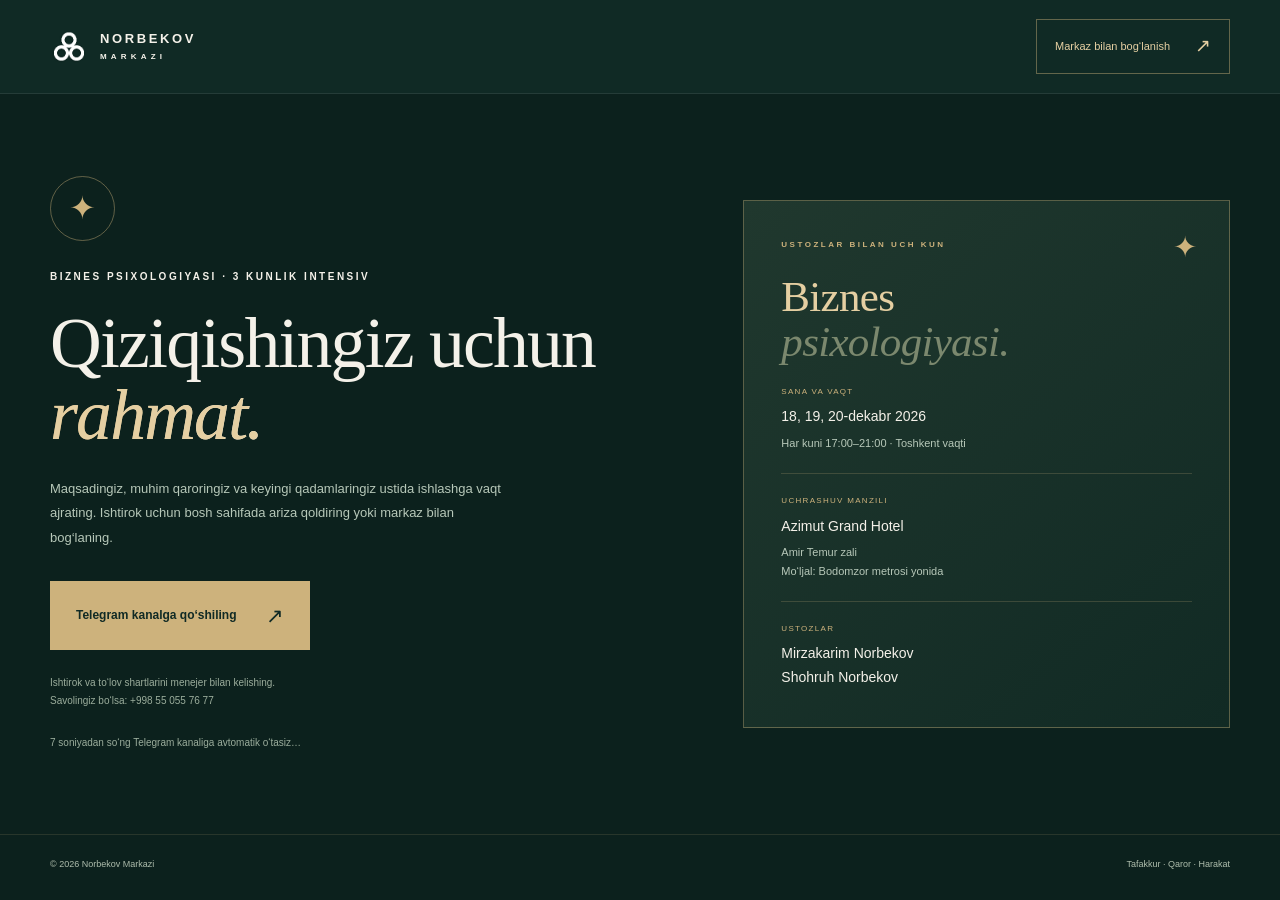
<file: rahmat.html>
<!doctype html>
<html lang="uz">
<head>
  <meta charset="UTF-8">
  <meta name="viewport" content="width=device-width,initial-scale=1">
  <meta name="theme-color" content="#102a25">
  <meta name="robots" content="noindex,follow">
  <title>Rahmat — Biznes psixologiyasi | Norbekov Markazi</title>
  <link rel="icon" type="image/svg+xml" href="assets/favicon.svg">
  <link rel="preload" href="assets/cormorant-400.woff2" as="font" type="font/woff2" crossorigin>
  <link rel="preload" href="assets/cormorant-italic-400.woff2" as="font" type="font/woff2" crossorigin>
  <link rel="preload" href="assets/manrope-400.woff2" as="font" type="font/woff2" crossorigin>
  <link rel="stylesheet" href="style.css">
  <script src="thank-you.js" defer></script>
<!-- Meta Pixel Code -->
<script>
!function(f,b,e,v,n,t,s)
{if(f.fbq)return;n=f.fbq=function(){n.callMethod?
n.callMethod.apply(n,arguments):n.queue.push(arguments)};
if(!f._fbq)f._fbq=n;n.push=n;n.loaded=!0;n.version='2.0';
n.queue=[];t=b.createElement(e);t.async=!0;
t.src=v;s=b.getElementsByTagName(e)[0];
s.parentNode.insertBefore(t,s)}(window, document,'script',
'https://connect.facebook.net/en_US/fbevents.js');
fbq('init', '1564971327388997');
fbq('track', 'PageView');
</script>
<noscript><img height="1" width="1" style="display:none"
src="https://www.facebook.com/tr?id=1564971327388997&ev=PageView&noscript=1"
/></noscript>
<!-- End Meta Pixel Code -->
</head>
<body class="thank-you-page">
<header class="header thank-you-header"><div class="container nav-wrap"><a href="/" class="brand" aria-label="Norbekov Markazi — bosh sahifa"><img src="assets/logo-norbekov.webp" width="46" height="40" alt=""><span>NORBEKOV<small>MARKAZI</small></span></a><a class="nav-cta" href="tel:+998550557677">Markaz bilan bog‘lanish <span aria-hidden="true">↗</span></a></div></header>
<main class="thank-you-main"><div class="container thank-you-grid">
  <div class="thank-you-copy">
    <div class="thank-you-symbol" id="thank-you-symbol" aria-hidden="true">✦</div>
    <p class="eyebrow" id="thank-you-eyebrow">BIZNES PSIXOLOGIYASI · 3 KUNLIK INTENSIV</p>
    <h1 id="thank-you-title">Qiziqishingiz uchun<br><em>rahmat.</em></h1>
    <p class="thank-you-description" id="thank-you-description">Maqsadingiz, muhim qaroringiz va keyingi qadamlaringiz ustida ishlashga vaqt ajrating. Ishtirok uchun bosh sahifada ariza qoldiring yoki markaz bilan bog‘laning.</p>
    <div class="thank-you-actions"><a class="button gold" id="telegram-cta" href="https://t.me/Mirzakarim_Norbekovv" target="_blank" rel="noopener">Telegram kanalga qo‘shiling <span aria-hidden="true">↗</span></a></div>
    <p class="thank-you-note" id="thank-you-note">Ishtirok va to‘lov shartlarini menejer bilan kelishing.<br>Savolingiz bo‘lsa: <a href="tel:+998550557677">+998 55 055 76 77</a></p>
    <p class="thank-you-note" id="telegram-redirect-note">5 soniyadan so‘ng Telegram kanaliga avtomatik o‘tasiz…</p>
  </div>
  <aside class="thank-you-card" aria-label="Intensiv tafsilotlari">
    <p class="eyebrow">USTOZLAR BILAN UCH KUN</p><h2>Biznes<br><em>psixologiyasi.</em></h2>
    <div class="confirmation-plan" id="confirmation-plan" hidden><span>Siz tanlagan tarif</span><strong id="confirmation-plan-name"></strong></div>
    <div class="thank-you-detail"><span>SANA VA VAQT</span><strong>18, 19, 20-dekabr 2026</strong><p>Har kuni 17:00–21:00 · Toshkent vaqti</p></div>
    <div class="thank-you-detail"><span>UCHRASHUV MANZILI</span><strong>Azimut Grand Hotel</strong><p>Amir Temur zali<br>Mo‘ljal: Bodomzor metrosi yonida</p></div>
    <div class="thank-you-detail"><span>USTOZLAR</span><strong>Mirzakarim Norbekov<br>Shohruh Norbekov</strong></div>
  </aside>
</div></main>
<footer class="thank-you-footer"><div class="container"><span>© 2026 Norbekov Markazi</span><span>Tafakkur · Qaror · Harakat</span></div></footer>
</body>
</html>
</file>
<file: style.css>
:root{--green:#102a25;--deep:#0c211d;--cream:#f4f1e9;--paper:#fbf9f4;--gold:#cdb27c;--gold-light:#e5cfa2;--ink:#1c302a;--muted:#69726a;--line:#d9dbd0;--serif:'Cormorant Garamond',Georgia,serif;--sans:Manrope,Arial,sans-serif}
*{box-sizing:border-box}html{scroll-behavior:smooth;scroll-padding-top:95px}body{margin:0;background:var(--cream);color:var(--ink);font-family:var(--sans);font-size:15px;line-height:1.7;-webkit-font-smoothing:antialiased}body.dialog-open{overflow:hidden}button,a{-webkit-tap-highlight-color:transparent}a{color:inherit;text-decoration:none}button,input{font:inherit}button{cursor:pointer}button,a{touch-action:manipulation}img{display:block;max-width:100%;height:auto}button{color:inherit}h1,h2,h3,p{margin:0}h1,h2,h3{font-weight:400}h2{font:500 clamp(42px,4.6vw,68px)/1.06 var(--serif);letter-spacing:-1.5px}h2 em{font-weight:400;color:#7b886e}em{font-style:italic}button:focus-visible,a:focus-visible,summary:focus-visible,[tabindex]:focus-visible{outline:3px solid #b19053;outline-offset:5px}::selection{background:var(--gold);color:var(--deep)}[hidden]{display:none!important}.container{width:min(1240px,calc(100% - 100px));margin-inline:auto}.dark{background:var(--green);color:var(--cream)}.section{padding:112px 0}.intro{background:var(--paper)}.mentors{background:var(--paper)}.atmosphere{background:#efece2;border-top:1px solid #d9d7c9}.faq{background:var(--paper);border-top:1px solid #dfe3d8}.eyebrow{font-size:10px;letter-spacing:2.5px;font-weight:700;line-height:1.7}.dark .eyebrow{color:var(--gold)}.section-heading{display:grid;grid-template-columns:1fr 2.4fr;gap:36px;margin-bottom:58px}.section-heading>.eyebrow{padding-top:8px}.section-heading>div:only-child{grid-column:1/-1}.section-lead{max-width:640px;margin-top:28px;color:var(--muted);font-size:18px}.button{display:inline-flex;align-items:center;justify-content:space-between;gap:30px;padding:19px 25px;min-height:60px;border:1px solid transparent;font-size:12px;line-height:1.4;font-weight:700;transition:background .2s,transform .2s;color:var(--green)}.button.gold{background:var(--gold)}.button.gold:hover{background:var(--gold-light);transform:translateY(-2px)}.button span{font-size:21px;font-weight:400}.text-link{display:inline-flex;align-items:center;gap:18px;font-size:11px;font-weight:600;border:0;border-bottom:1px solid currentColor;padding:4px 0;background:none;transition:color .2s}.text-link:hover{color:#9f7d41}.text-link span{font-size:19px}.skip-link{position:fixed;top:-100px;left:20px;padding:12px;background:var(--gold);z-index:200}.skip-link:focus{top:12px}.reveal{opacity:0;transform:translateY(26px);transition:opacity .8s cubic-bezier(.16,.84,.44,1),transform .8s cubic-bezier(.16,.84,.44,1);will-change:opacity,transform}.reveal.is-visible{opacity:1;transform:translateY(0)}@media(prefers-reduced-motion:reduce){.reveal{opacity:1;transform:none;transition:none}}
.header{height:94px;background:var(--green);color:var(--cream);border-bottom:1px solid #ffffff16;position:sticky;top:0;z-index:30}.nav-wrap{height:100%;display:flex;align-items:center;justify-content:space-between;gap:30px}.brand{display:flex;gap:12px;align-items:center;flex-shrink:0}.brand img{width:38px;height:34px;object-fit:contain}.brand>span{font-size:13px;line-height:1.25;letter-spacing:2.6px;font-weight:600}.brand small{display:block;font-size:8px;letter-spacing:4.2px;margin-top:5px}.nav{display:flex;gap:31px;font-size:11px;color:#d6ded6}.nav a{position:relative;padding:10px 0}.nav a:after{content:'';position:absolute;bottom:3px;left:0;width:0;height:1px;background:var(--gold);transition:width .2s}.nav a:hover:after{width:100%}.nav-cta{font-size:11px;border:1px solid #cdb27c70;padding:10px 18px;color:var(--gold-light);display:flex;gap:25px;align-items:center}.nav-cta span{font-size:19px}.menu-toggle{display:none;background:none;border:0;padding:12px}.menu-toggle span{display:block;width:22px;height:1px;background:var(--cream);margin:6px 0}
.hero{position:relative;overflow:hidden;background:radial-gradient(ellipse at 72% 37%,#254138 0%,#102a25 52%)}.hero-grid{display:grid;grid-template-columns:1.08fr 1fr;min-height:713px;padding-top:64px;position:relative}.hero-topbar{display:none}.hero-copy{position:relative;z-index:2;padding-bottom:54px}.hero .eyebrow{display:flex;align-items:center;gap:13px;font-size:11px;letter-spacing:2px}.gold-line{width:32px;height:1px;background:var(--gold)}h1{font:400 clamp(78px,8.3vw,122px)/.96 var(--serif);letter-spacing:-3px;margin:30px 0 26px}h1 em{background:linear-gradient(100deg,#b89560 0%,#e5cfa2 15%,#fffaf0 32%,#e5cfa2 48%,#b89560 65%,#e5cfa2 85%,#fffaf0 100%);background-size:300% auto;background-position:0% 50%;-webkit-background-clip:text;background-clip:text;color:transparent;animation:hero-shimmer 3s linear infinite}
@keyframes hero-shimmer{0%{background-position:0% 50%}100%{background-position:-300% 50%}}
@media(prefers-reduced-motion:reduce){h1 em{animation:none;background:none;color:var(--gold-light)}}.hero-motto{font-size:21px;line-height:1.65;letter-spacing:.1px}.hero-motto span{color:var(--gold-light)}.hero-description{max-width:420px;color:#b5c4ba;font-size:14px;line-height:1.9;margin:22px 0 29px}.hero-actions{display:flex;align-items:center;gap:26px}.hero-actions .button{padding:21px 28px;font-size:14px;gap:26px}.hero-actions .button span{font-size:23px}.hero-actions .text-link{font-size:12px;color:#d2d8cc;gap:14px}.hero-date{display:flex;gap:16px;align-items:center;margin-top:30px;font-size:14px;letter-spacing:1.5px;color:var(--gold-light)}.hero-date small{display:block;font-size:13px;color:#abbab0;letter-spacing:0;margin-top:5px;line-height:1.6}.small-star{font-size:32px}.hero-art{position:relative;min-width:0;align-self:stretch;margin-top:-4px}.hero-person{position:absolute;bottom:0;right:4%;height:98%;width:auto;max-width:none;object-fit:contain;z-index:1}.hero-art:after{content:'';position:absolute;inset:auto -60px 0 -40px;height:170px;z-index:2;background:linear-gradient(transparent,var(--green) 94%)}.hero-caption{position:absolute;z-index:3;left:32px;bottom:32px;max-width:300px;background:#0c211dde;backdrop-filter:blur(10px);-webkit-backdrop-filter:blur(10px);padding:18px 24px;border-left:2px solid var(--gold);box-shadow:0 18px 40px #00000030}.hero-caption p{font:500 22px/1.3 var(--serif);margin:0}.hero-caption i{font-size:17px;color:var(--gold);font-style:normal}.hero-bottom{border-top:1px solid #d1c7ab2e;display:flex;align-items:center;justify-content:space-between;gap:20px;padding:25px 0;font-size:8px;letter-spacing:2.3px;color:#c2ccb9}.hero-bottom i{color:var(--gold);padding:0 19px;font-style:normal}.hero-bottom>a{font-size:21px;color:var(--gold)}
@keyframes cta-pulse{0%,100%{box-shadow:0 0 0 0 #cdb27c66}50%{box-shadow:0 0 0 14px #cdb27c00}}@keyframes cta-pulse-green{0%,100%{box-shadow:0 0 0 0 #2f493966}50%{box-shadow:0 0 0 14px #2f493900}}
.hero-actions .button.gold{animation:cta-pulse 2.2s ease-out infinite}.hero-actions .button.gold:hover{animation-play-state:paused}.closing .button.gold{animation:cta-pulse 2.2s ease-out infinite}.closing .button.gold:hover{animation-play-state:paused}
.audience-grid{display:grid;grid-template-columns:repeat(3,1fr);border-top:1px solid var(--line);border-bottom:1px solid var(--line)}.audience-grid article{padding:36px 35px 36px 0}.audience-grid article+article{border-left:1px solid var(--line);padding-left:35px}.item-number{font:italic 29px var(--serif);color:#9a8357}.audience-grid h3{font:500 34px/1.16 var(--serif);margin:26px 0 17px}.audience-grid p{font-size:16px;line-height:1.8;max-width:300px;color:var(--muted)}.intro-note{display:flex;align-items:center;justify-content:center;gap:23px;margin-top:37px;font-size:14px;color:var(--muted)}.intro-note>span{color:#aa8b51;font-size:27px}.intro-note strong{font-weight:500;color:var(--ink)}
.program{background:var(--deep)}.program h2 em{color:var(--gold-light)}.program-layout{display:grid;grid-template-columns:1fr 1.4fr;gap:86px;align-items:start}.program-visual{height:558px;position:relative}.program-visual img{width:100%;height:100%;object-fit:cover;object-position:50% 53%}.program-visual:after{content:'';position:absolute;inset:0;background:linear-gradient(transparent 45%,#07140be8)}.photo-label{position:absolute;left:30px;bottom:32px;z-index:1}.photo-label span{font-size:11px;letter-spacing:2px;color:var(--gold)}.photo-label p{font:400 33px/1.13 var(--serif);margin-top:15px}.day{border-bottom:1px solid #ffffff25}.day:first-child{border-top:1px solid #ffffff25}summary{list-style:none;cursor:pointer}summary::-webkit-details-marker{display:none}.day summary{display:flex;gap:27px;align-items:center;padding:26px 0}.day-number{font:italic 37px var(--serif);color:var(--gold);min-width:38px}.day summary small{display:block;font-size:11px;letter-spacing:2px;color:#92a696;margin-bottom:7px}.day h3{font:400 32px/1.1 var(--serif)}.day summary b{font-size:24px;font-weight:400;margin-left:auto;color:var(--gold);transition:transform .2s}.day[open] summary b{transform:rotate(45deg)}.day-content{padding:0 0 29px 65px;font-size:16px;color:#b8c6b9}.day-content p{max-width:450px}.day-content ul{padding-left:15px;margin:20px 0 26px;line-height:1.9}.day-content li{margin:9px 0;padding-left:6px}.day-content li::marker{color:var(--gold)}.day-result{padding:17px 20px;border-left:1px solid var(--gold);background:#ffffff04;font-size:15px}.day-result span{display:block;color:var(--gold);font-size:11px;letter-spacing:2px;margin-bottom:7px}
.mentor-grid{display:grid;grid-template-columns:1fr 1fr;gap:42px}.mentor-image{aspect-ratio:1/1;height:auto;position:relative;background:#0d090c;overflow:hidden}.mentor-image.elder{background:radial-gradient(ellipse at 50% 50%,#344d40,#142c24)}.mentor-image.elder img{position:absolute;inset:0;width:100%;height:100%;object-fit:cover;object-position:center;z-index:1}.mentor-image .shohruh{width:100%;height:100%;object-fit:cover;object-position:50% 36%}.mentor-monogram{position:absolute;left:35px;top:-23px;font:400 200px var(--serif);color:#d0b67e18;letter-spacing:-20px}.mentor-role{position:absolute;left:25px;bottom:23px;font-size:11px;letter-spacing:2px;z-index:3;color:var(--gold-light)}.mentor-image:after{content:'';position:absolute;inset:auto 0 0;height:100px;background:linear-gradient(transparent,#0a211be6);z-index:2}.mentor-info{display:grid;grid-template-columns:1fr 1fr;gap:20px;padding-top:26px}.mentor-info h3{font:500 34px/1.05 var(--serif)}.mentor-info h3 em{font-weight:400;color:#7b886e}.mentor-info p{font-size:16px;line-height:1.9;color:var(--muted);padding-top:4px}
.atmosphere{padding-top:25px;padding-bottom:104px}.gallery-heading{display:flex;align-items:flex-end;justify-content:space-between;gap:50px;margin-bottom:38px}.gallery-heading h2{font-size:43px;margin-top:20px}.gallery-heading>p{max-width:288px;font-size:16px;color:var(--muted)}.gallery{display:grid;grid-template-columns:1.5fr 1fr 1fr;gap:16px}.gallery-item{height:310px;position:relative;border:0;padding:0;background:#d4d7cd;overflow:hidden}.gallery-item img{height:100%;width:100%;object-fit:cover;transition:transform .5s}.gallery-item:hover img{transform:scale(1.045)}.gallery-item span{position:absolute;right:15px;bottom:15px;background:#102a25bb;color:var(--cream);border:1px solid #ffffff60;width:32px;height:32px;font-size:18px;line-height:30px}.gallery-footnote{font-size:14px;color:var(--muted);margin-top:16px}
.pricing{background:#e9ede4;border-top:1px solid #dfe3d8}.pricing-heading{text-align:center;max-width:650px;margin:0 auto}.pricing-heading h2{margin:22px 0}.pricing-heading>p:last-child{max-width:490px;margin:auto;font-size:17px;color:var(--muted)}.price-period{display:flex;flex-direction:column;align-items:center;margin:38px 0 44px;gap:14px}.price-period>span{font-size:11px;letter-spacing:2px;color:var(--muted)}.period-options{display:flex;background:#dce2d5;padding:5px;border:1px solid #cfd5c9}.period-options button{border:0;background:transparent;padding:12px 25px;font-size:13px;min-height:42px}.period-options button.active{background:var(--green);color:var(--cream)}.plans{display:grid;grid-template-columns:repeat(4,1fr);gap:13px;align-items:stretch}.plan{padding:28px 22px 22px;background:var(--paper);border:1px solid #d7ddcf;position:relative;display:flex;flex-direction:column}.plan.vip{background:var(--green);border:1px solid var(--gold);color:var(--cream)}.plan.premium{border-color:#9ca98d}.plan-label{font-size:10px;letter-spacing:1.8px;color:var(--muted);margin-bottom:10px}.vip .plan-label{color:var(--gold)}.plan h3{font:500 37px var(--serif);line-height:1.1}.plan-subtitle{font-size:13px;color:var(--muted);margin:10px 0 22px;min-height:32px}.vip .plan-subtitle{color:#adbdad}.plan-price{font-size:26px;letter-spacing:-1px;font-weight:600;white-space:nowrap;line-height:1.2}.plan-price.unknown{font-size:18px;letter-spacing:-.4px}.plan-currency{font-size:13px;color:var(--muted);margin:6px 0 21px}.vip .plan-currency{color:#b4c0af}.plan-rule{height:1px;background:var(--line);margin-bottom:24px}.vip .plan-rule{background:#d0b77e3c}.plan ul{list-style:none;margin:0 0 27px;padding:0;flex:1}.plan li{font-size:10px;line-height:1.65;position:relative;padding-left:17px;margin-bottom:12px}.plan li:before{content:'✓';position:absolute;left:0;color:#8b805c}.vip li:before{color:var(--gold)}.plan .gift{padding:15px 10px;background:#eef0e6;border-top:1px solid #d8decf;font-size:10px;margin-bottom:20px;min-height:75px}.gift>span{font-size:8px;letter-spacing:1.2px;display:block;color:#7b704f;margin-bottom:5px}.vip .gift{background:#ffffff06;border-color:#cfb57538}.vip .gift>span{color:var(--gold)}.plan .button{width:100%;min-height:48px;padding:13px 15px;font-size:10px;background:none;border:1px solid #9eaa95;color:var(--green);transition:background .2s,transform .2s,border-color .2s}.plan .button:hover{background:#e6ebdf;transform:translateY(-2px)}.plan.vip .button{background:var(--gold);border-color:var(--gold)}.plan.vip .button:hover{background:var(--gold-light)}.plan.premium .button{background:var(--green);color:var(--cream);border-color:var(--green)}.plan.premium .button:hover{background:#234339}.plan.online .button{background:var(--green);border-color:var(--green);color:var(--cream);animation:cta-pulse-green 2.4s ease-out infinite}.plan.online .button:hover{background:#234339;animation-play-state:paused}.plan.standard .button{background:var(--gold);border-color:var(--gold);color:var(--green);animation:cta-pulse 2.4s ease-out infinite}.plan.standard .button:hover{background:var(--gold-light);animation-play-state:paused}.plan.premium .button{animation:cta-pulse-green 2.4s ease-out infinite}.plan.premium .button:hover{animation-play-state:paused}.plan.vip .button{animation:cta-pulse 2.4s ease-out infinite}.plan.vip .button:hover{animation-play-state:paused}.pricing-note{display:flex;align-items:center;justify-content:space-between;gap:25px;margin-top:28px}.pricing-note>span{font-size:13px;color:var(--muted)}.pricing-note .text-link{font-size:13px}.comparison{margin-top:30px}.table-scroll{overflow:auto}table{border-collapse:collapse;width:100%;font-size:14px;min-width:700px}caption{text-align:left;font:500 30px var(--serif);margin-bottom:20px}th,td{text-align:center;padding:16px 12px;border-bottom:1px solid #cdd5c6}th{font-weight:600;background:#dfe6d8}td:first-child,th:first-child{text-align:left;max-width:320px}tbody tr:nth-child(even){background:#ffffff35}
.faq-grid{display:grid;grid-template-columns:1fr 1.15fr;gap:100px}.faq-grid h2{font-size:48px;margin:23px 0 33px}.faq-grid>div>p:not(.eyebrow){font-size:16px;color:var(--muted);margin-bottom:12px}.faq-list{border-top:1px solid var(--line)}.faq-list details{border-bottom:1px solid var(--line)}.faq-list summary{font-size:17px;padding:23px 0;display:flex;align-items:center;justify-content:space-between;gap:25px}.faq-list summary span{font-size:23px;color:#859172;font-weight:400}.faq-list details[open] summary span{transform:rotate(45deg)}.faq-list details>p{padding:0 26px 25px 0;font-size:15px;color:var(--muted);line-height:1.9}
.closing{position:relative;padding:90px 0;overflow:hidden;background:radial-gradient(ellipse at 50% 100%,#2f4939,var(--green) 70%)}.closing:before,.closing:after{content:'';position:absolute;left:50%;width:850px;height:850px;border:1px solid #cdb27c1c;border-radius:50%;transform:translateX(-50%);top:50px;pointer-events:none}.closing:after{width:920px;height:920px;top:15px}.closing-inner{text-align:center;position:relative;z-index:1}.closing h2{font-size:70px;margin:24px 0}.closing h2 em{color:var(--gold-light)}.closing p:not(.eyebrow){font-size:17px;color:#bac6b8}.closing .button{margin-top:30px;min-width:300px;font-size:16px;padding:23px 30px;min-height:64px}.closing-meta{font-size:11px;letter-spacing:2px;color:#bac7b5;display:flex;align-items:center;justify-content:center;gap:18px;margin-top:30px}.closing-meta i{color:var(--gold);font-style:normal}.footer{background:var(--deep)}.footer-top{display:flex;justify-content:space-between;align-items:center;gap:20px;padding:38px 0;border-bottom:1px solid #ffffff13}.footer-top p{font:italic 23px var(--serif);color:#a3b4a1}.footer-top>a:last-child{font-size:12px;display:flex;gap:22px}.footer-bottom{display:flex;gap:20px;justify-content:space-between;padding:22px 0;font-size:8px;color:#8fa28e}.mobile-cta{display:none}
dialog{border:1px solid #cbb17b;color:var(--ink);padding:0;max-width:calc(100% - 32px);max-height:calc(100dvh - 40px)}dialog::backdrop{background:#031710cc;backdrop-filter:blur(8px)}.dialog-close{position:absolute;right:13px;top:10px;border:0;background:transparent;font:400 32px var(--sans);width:40px;height:40px;z-index:3;color:inherit}.contact-dialog{width:480px;padding:45px;background:var(--cream)}.contact-dialog h2{font-size:55px;margin-top:12px}.contact-dialog .eyebrow{font-size:8px;color:#927b4f}.dialog-price{font-size:28px;font-weight:600;margin-top:17px}.dialog-period{font-size:10px;color:var(--muted);margin-top:6px}.contact-divider{height:1px;background:var(--line);margin:25px 0}.contact-dialog h3{font:500 29px/1.1 var(--serif);margin-bottom:15px}.contact-dialog>p:not([class]){font-size:12px;color:var(--muted)}.contact-dialog .button{margin:24px 0 17px;width:100%}.dialog-note{font-size:10px;line-height:1.7;color:var(--muted)}.lightbox{background:var(--deep);color:var(--cream);width:auto;max-width:min(1100px,calc(100% - 32px));padding:45px 18px 15px}.lightbox>img{max-height:72dvh;max-width:100%;width:auto;margin:auto;object-fit:contain}.lightbox-controls{display:flex;align-items:center;justify-content:space-between;gap:20px;margin-top:15px}.lightbox-controls p{font-size:10px;text-align:center}.lightbox-controls button{border:1px solid #cdb27c60;background:none;color:var(--gold);min-width:44px;height:42px;font-size:20px}
@media(min-width:1500px){.hero-grid{min-height:775px}.hero-art{margin-top:20px}.hero-person{bottom:0}.hero-copy{padding-top:20px}}
@media(max-width:1150px){.container{width:calc(100% - 64px)}.nav{gap:20px}.hero-grid{min-height:670px;padding-top:48px;grid-template-columns:1.15fr 1fr}h1{font-size:88px}.hero-person{height:92%;right:2%;bottom:30px}.hero-caption{left:20px;bottom:28px;max-width:260px;padding:15px 20px}.hero-caption p{font-size:19px}.hero-actions{gap:20px}.hero-actions .text-link{font-size:9px}.program-layout{gap:45px}.plan{padding:24px 17px 18px}.plan-price{font-size:23px}.mentor-info{grid-template-columns:1fr}.mentor-info p{max-width:340px}.faq-grid{gap:55px}.gallery-heading h2{font-size:40px}.section-heading{grid-template-columns:1fr 2.7fr}}
@media(max-width:900px){.nav{gap:17px;font-size:10px}.brand>span{font-size:11px}.nav-cta{padding:9px 13px;gap:15px}.hero-grid{min-height:680px;grid-template-columns:1.3fr 1fr}h1{font-size:78px}.hero-actions{align-items:flex-start;flex-direction:column;gap:18px}.hero-person{bottom:93px;right:0;height:85%}.hero-caption{left:0;bottom:20px}.hero-motto{font-size:19px}.hero-description{max-width:315px;font-size:13px}.hero-bottom span:nth-child(2){display:none}.section{padding:82px 0}.section-heading{display:block;margin-bottom:38px}.section-heading .eyebrow{margin-bottom:23px}.section-lead{max-width:600px;font-size:16px}.audience-grid h3{font-size:29px}.audience-grid article{padding-right:23px}.audience-grid article+article{padding-left:23px}.program-layout{grid-template-columns:1fr 1.25fr;gap:30px}.program-visual{height:520px}.day summary{gap:16px}.day h3{font-size:29px}.day-content{padding-left:0}.day-number{font-size:30px;min-width:32px}.mentor-grid{gap:25px}.gallery-heading{display:block}.gallery-heading>p{max-width:450px;margin-top:23px}.gallery-item{height:260px}.plans{grid-template-columns:repeat(2,1fr);gap:20px}.plan{padding:27px}.plan-price{font-size:30px}.plan li{font-size:12px}.plan .gift{font-size:12px}.plan .button{font-size:12px}.plan-subtitle{min-height:0}.faq-grid{grid-template-columns:1fr;gap:40px}.faq-grid h2{margin-bottom:23px}.footer-top p{display:none}.closing h2{font-size:62px}.atmosphere{padding-top:0}}
@media(max-width:640px){html{scroll-padding-top:84px}.container{width:calc(100% - 40px)}.header{display:none}.brand img{width:30px;height:29px}.brand>span{font-size:10px;letter-spacing:2px}.brand small{font-size:6px;letter-spacing:3.3px}.nav-wrap{gap:10px}.nav-cta{margin-left:auto;font-size:9px;padding:8px 11px;gap:12px}.nav-cta span{font-size:17px}.menu-toggle{display:block;padding:6px}.nav{display:none;position:absolute;left:0;right:0;top:76px;padding:20px;background:var(--deep);flex-direction:column;gap:0;border-bottom:1px solid #cdb27c50;box-shadow:0 20px 30px #0002}.nav.open{display:flex}.nav a{padding:13px 0;font-size:13px}.hero-grid{display:flex;flex-direction:column;min-height:0;padding-top:18px}.hero-topbar{display:flex;flex-wrap:wrap;justify-content:flex-start;align-items:center;gap:10px;padding-top:8px;letter-spacing:.2px}.topbar-item{display:flex;align-items:center;gap:7px;background:#ffffff14;border:1px solid #cdb27c55;border-radius:30px;padding:9px 13px;font-size:11px;font-weight:600;color:var(--gold-light);white-space:nowrap}.topbar-icon{width:18px;height:18px;flex-shrink:0;stroke:var(--gold-light);stroke-width:2.6}.hero-copy{padding-bottom:0;display:contents}.hero-grid .eyebrow{order:1}.hero-grid h1{order:2}.hero-grid .hero-actions{order:3}.hero-grid .hero-art{order:4}.hero-grid .hero-motto{order:5}.hero-grid .hero-description{order:6}.hero-grid .hero-date{order:7}.hero .eyebrow{font-size:9px;letter-spacing:1.6px;margin-top:6px}.gold-line{width:23px}h1{font-size:clamp(68px,19vw,112px);letter-spacing:-2px;margin:14px 0 16px}.hero-motto{font-size:21px;line-height:1.6;margin-top:24px}.hero-description{font-size:15px;max-width:350px;margin:20px 0 24px}.hero-actions{flex-direction:row;align-items:center;flex-wrap:wrap;gap:17px;margin-bottom:2px}.hero-actions .button{order:2;font-size:13px;padding:18px 22px;min-height:58px;gap:16px}.hero-actions .button span{font-size:21px}.hero-actions .text-link{order:1;font-size:11px;gap:10px}.hero-date{display:none}.hero-date small{font-size:12px}.hero-art{height:330px;flex:none;margin:16px 0 0;width:100%;align-self:center;max-width:450px}.hero-person{height:100%;width:auto;right:50%;transform:translateX(50%);bottom:0}.hero-art:after{height:120px;inset:auto -20px 0}.hero-caption{left:16px;bottom:16px;max-width:230px;padding:13px 17px}.hero-caption p{font-size:18px}.hero-bottom{margin-top:15px;padding:19px 0;font-size:7px;letter-spacing:1.6px}.section{padding:66px 0}h2{font-size:41px;letter-spacing:-1px}.eyebrow{font-size:8px;letter-spacing:2px}.section-heading .eyebrow{margin-bottom:21px}.section-lead{font-size:14px;margin-top:23px;line-height:1.85}.audience-grid{grid-template-columns:1fr}.audience-grid article,.audience-grid article+article{padding:27px 0 27px 45px;border-left:0;position:relative}.audience-grid article+article{border-top:1px solid var(--line)}.item-number{position:absolute;left:0;top:27px;font-size:26px}.audience-grid h3{font-size:26px;margin:0 0 14px}.audience-grid p{max-width:100%;font-size:14px}.intro-note{gap:17px;margin-top:25px;font-size:12px;align-items:flex-start}.program-layout{grid-template-columns:1fr;gap:27px}.program-visual{height:300px}.program-visual img{object-position:center 40%}.photo-label{bottom:23px;left:23px}.photo-label p{font-size:28px}.photo-label p br{display:none}.photo-label p{max-width:240px}.photo-label span{font-size:7px}.day summary{padding:22px 0;gap:18px}.day h3{font-size:30px}.day-content{padding-left:50px;font-size:11px}.day-result{font-size:11px}.mentor-grid{grid-template-columns:1fr;gap:39px}.mentor-image.elder img{height:100%;object-fit:cover;object-position:center;width:100%}.mentor-info{display:grid;grid-template-columns:1fr 1.1fr;gap:17px;padding-top:22px}.mentor-info h3{font-size:31px}.mentor-info p{font-size:10px;line-height:1.85;padding:0}.mentor-image .shohruh{object-position:center 34%}.mentor-role{font-size:7px}.atmosphere{padding-top:0}.gallery-heading{margin-bottom:26px}.gallery-heading h2{font-size:37px}.gallery-heading>p{font-size:12px}.gallery{grid-template-columns:1fr 1fr;gap:12px}.gallery .wide{grid-column:1/-1;height:230px}.gallery-item{height:215px}.gallery-footnote{font-size:9px}.pricing-heading h2{font-size:46px}.pricing-heading>p:last-child{font-size:12px}.price-period{margin:29px 0 29px;gap:12px}.period-options{width:100%}.period-options button{flex:1;font-size:9px;padding:11px 7px;white-space:nowrap}.plans{grid-template-columns:1fr;gap:20px}.plan{padding:29px}.plan h3{font-size:39px}.plan-subtitle{margin-bottom:23px;font-size:11px}.plan-price{font-size:34px}.plan-price.unknown{font-size:24px}.plan-currency{font-size:11px}.plan li{font-size:12px;margin-bottom:12px}.plan .gift{min-height:0;font-size:12px;padding:17px}.plan .button{min-height:53px;font-size:12px}.plan-label{font-size:8px}.pricing-note{flex-direction:column;align-items:flex-start;gap:16px}.pricing-note>span{font-size:9px}.faq-grid h2{font-size:42px}.faq-list summary{font-size:15px}.closing{padding:65px 0}.closing h2{font-size:54px}.closing p:not(.eyebrow){font-size:11px}.closing .button{font-size:14px;min-width:270px}.footer-top{flex-wrap:wrap;gap:28px;padding:30px 0}.footer-top>a:last-child{font-size:11px}.footer-bottom{flex-wrap:wrap;padding-bottom:95px;font-size:8px;gap:15px}.footer-bottom>span:nth-child(2){display:none}.footer-bottom a{margin-left:auto}.mobile-cta{display:flex;position:fixed;bottom:0;left:0;right:0;padding:12px 20px calc(12px + env(safe-area-inset-bottom));background:#102a25f7;border-top:1px solid #cdb27c4f;z-index:25;color:var(--cream);justify-content:space-between;align-items:center;gap:20px;box-shadow:0 -6px 24px #0001;transform:translateY(100%);transition:transform .25s ease;pointer-events:none}.mobile-cta.visible{transform:translateY(0);pointer-events:auto}.mobile-cta>span{font-size:10px}.mobile-cta small{display:block;font-size:8px;color:var(--gold);margin-top:2px}.mobile-cta>a{font-size:10px;background:var(--gold);color:var(--green);padding:13px 16px;font-weight:700}.contact-dialog{padding:35px 26px}.contact-dialog h2{font-size:48px}.contact-dialog h3{font-size:27px}.dialog-price{font-size:26px}.dialog-close{right:9px;top:5px}.lightbox{padding:45px 12px 15px}.lightbox-controls{gap:10px}}
.hero-motto{max-width:450px}.hero-description{max-width:425px}.program .section-lead{color:#b8c6b9;font-size:14px;line-height:1.9;max-width:650px}.program-visual{position:sticky;top:120px;height:620px}.program .photo-label p{font-size:29px;line-height:1.25}.day-content{font-size:13px;line-height:1.9}.day-content .day-question{font:500 28px/1.15 var(--serif);color:var(--gold-light);margin:0 0 18px;max-width:440px}.day-content strong{font-weight:600;color:#e0e6d9}.day-content li{margin:17px 0}.day-result{font-size:12px;line-height:1.9}.day-result strong{display:block;margin:6px 0}.program-takeaways{display:grid;grid-template-columns:repeat(3,1fr);margin-top:55px;border-top:1px solid #cdb27c40;border-bottom:1px solid #cdb27c40}.program-takeaways>div{padding:26px 0}.program-takeaways>div+div{padding-left:35px;border-left:1px solid #cdb27c25}.program-takeaways span{font-size:11px;letter-spacing:2px;color:var(--gold)}.program-takeaways p{font:400 34px/1.2 var(--serif);margin-top:14px}.program-next{display:flex;justify-content:space-between;align-items:center;gap:25px;margin-top:30px}.program-next p{font-size:15px;color:#adbdad}.program-next .text-link{color:var(--gold-light)}
@media(max-width:900px){.program-visual{height:560px}.day-content{font-size:15px}.day-content .day-question{font-size:25px}.program .section-lead{font-size:13px}.program .photo-label p{font-size:25px}.program-takeaways p{font-size:28px}.program-takeaways>div+div{padding-left:20px}}
@media(max-width:640px){.hero-motto{font-size:16px;max-width:350px}.program-visual{position:relative;top:auto;height:330px}.program .section-lead{font-size:12px}.program .photo-label p{max-width:260px;font-size:25px}.program .photo-label p br{display:block}.day-content{padding-left:0;font-size:15px}.day-content .day-question{font-size:29px;max-width:310px}.day summary small{font-size:10px;letter-spacing:1px;max-width:235px}.day-content li{margin:17px 0}.day-result{font-size:15px}.program-takeaways{grid-template-columns:1fr;margin-top:35px}.program-takeaways>div,.program-takeaways>div+div{padding:22px 0;border-left:0}.program-takeaways>div+div{border-top:1px solid #cdb27c25}.program-takeaways p{font-size:27px}.program-takeaways p br{display:none}.program-next{flex-direction:column;align-items:flex-start;gap:15px}.program-next p{font-size:11px}.closing h2{font-size:45px}}
.program .section-heading{margin-bottom:42px}.program-takeaways{margin:0 0 55px}.program-takeaways>div{padding:27px 24px 27px 0}.program-takeaways p{font-size:28px;line-height:1.18;max-width:330px}.program-takeaways small{display:block;margin-top:16px;font-size:15px;line-height:1.7;color:#a7b8aa}.day-heading{min-width:0}.day summary b{flex-shrink:0}.day h3{font-size:31px;line-height:1.12;max-width:470px}.day-preview{display:block;font-size:13px;line-height:1.8;color:#a7b8aa;margin-top:12px}.program-next{margin-top:36px;padding-top:27px;border-top:1px solid #cdb27c40}
@media(max-width:900px){.program-takeaways p{font-size:28px}.day h3{font-size:28px}.day-preview{font-size:12px}.program-takeaways>div{padding-right:18px}.program .section-heading{margin-bottom:35px}}
@media(max-width:640px){.program-takeaways{margin:0 0 35px}.program-takeaways>div,.program-takeaways>div+div{padding:21px 0 21px 38px;position:relative}.program-takeaways>div:before{content:'✦';position:absolute;left:0;top:47px;font-size:17px;color:var(--gold)}.program-takeaways p{font-size:26px;max-width:none;margin-top:8px}.program-takeaways p br{display:none}.program-takeaways small{margin-top:10px;font-size:10px}.day h3{font-size:29px}.day-preview{font-size:9px;line-height:1.7}.day summary{gap:15px;align-items:flex-start}.day-number{margin-top:15px}.day summary b{margin-top:20px}.program-next{margin-top:27px;padding-top:25px}.program .photo-label span{font-size:6px;letter-spacing:1.4px}}
.pricing-heading{max-width:800px}.pricing-heading>p:last-child{max-width:600px;line-height:1.9}.plans{grid-template-columns:repeat(2,minmax(0,1fr));gap:24px}.plan{padding:35px;min-width:0}.plan-top{display:flex;justify-content:space-between;align-items:center;gap:20px}.plan-top>div{min-width:0}.plan-symbol{display:none}.featured .plan-symbol{display:block;font:400 38px var(--serif);color:#9b8353}.vip .plan-symbol{color:var(--gold)}.plan.featured{padding:38px;border-top:3px solid var(--gold)}.plan.premium{background:linear-gradient(145deg,#fcfaf3,#f6f1e3);border-color:#b8a77e}.plan.vip{background:radial-gradient(ellipse at 100% 0%,#2b4638,var(--green) 65%)}.plan-label{font-size:11px;letter-spacing:1.4px;line-height:1.8;margin-bottom:13px}.plan h3{font-size:43px}.featured h3{font-size:57px}.plan-subtitle{font-size:15px;line-height:1.7;min-height:0;max-width:420px;margin:13px 0 22px}.featured .plan-subtitle{font:500 25px/1.25 var(--serif);color:var(--ink);min-height:63px}.vip .plan-subtitle{color:var(--gold-light)}.plan-description{font-size:15px;line-height:1.9;color:var(--muted);max-width:465px;min-height:70px;margin-bottom:26px}.vip .plan-description{color:#bbcabd}.plan-price{font-size:34px}.featured .plan-price{font-size:43px}.plan-currency{font-size:14px;margin-bottom:25px}.plan-upgrade{padding:17px 19px;background:#e9e4d5;border-left:2px solid #b3955d;margin-bottom:24px;min-height:108px}.plan-upgrade>span{display:block;font-size:11px;letter-spacing:1px;font-weight:700;color:#796038;line-height:1.7}.plan-upgrade>p{font-size:14px;line-height:1.8;margin-top:7px;max-width:420px;color:#5b6658}.vip .plan-upgrade{background:#cdb27c10;border-color:var(--gold)}.vip .plan-upgrade>span{color:var(--gold-light)}.vip .plan-upgrade>p{color:#c2cfbd}.plan-metrics{display:grid;grid-template-columns:repeat(3,minmax(0,1fr));gap:0;margin:0 0 28px}.plan-metrics>div{padding-right:14px}.plan-metrics>div+div{padding-left:19px;border-left:1px solid #d5d8c8}.vip .plan-metrics>div+div{border-color:#cdb27c35}.plan-metrics strong{display:block;font:500 35px/1.2 var(--serif);color:#82683b}.vip .plan-metrics strong{color:var(--gold-light)}.plan-metrics span{display:block;font-size:12px;line-height:1.6;margin-top:8px;color:var(--muted)}.vip .plan-metrics span{color:#b4c4b4}.plan-includes{font-size:11px;letter-spacing:1.3px;color:var(--muted);margin-bottom:19px}.vip .plan-includes{color:#9fb59f}.plan li{font-size:15px;line-height:1.8;margin-bottom:13px}.plan .gift{font-size:14px;line-height:1.7;padding:18px 20px;min-height:0;margin-bottom:23px}.gift>span{font-size:11px}.plan .gift strong{font-weight:700}.plan .button{font-size:14px;min-height:57px;padding:16px 20px}.plan-rule{margin-bottom:21px}.venue{margin-top:40px;padding:28px;background:#ebe9df;border:1px solid #d7d5c6}.venue-photos{display:grid;grid-template-columns:1.6fr 1fr;gap:16px;margin-bottom:28px}.venue-photos img{width:100%;height:280px;object-fit:cover;display:block}.venue-info{display:flex;align-items:center;gap:30px}.venue-icon{width:68px;height:68px;border:1px solid #bdab86;border-radius:50%;display:grid;place-items:center;flex-shrink:0}.venue-icon svg{width:32px;height:32px;stroke:#977746;stroke-width:1.25}.venue .eyebrow{font-size:11px;color:#857144;letter-spacing:1.8px}.venue h3{font:500 35px/1.15 var(--serif);margin-top:12px}.venue-hall{font-size:17px;margin-top:7px}.venue-landmark{font-size:14px;color:var(--muted);margin-top:8px}.venue-info>.text-link{margin-left:auto;flex-shrink:0;color:#826a3f}
@media(max-width:900px){.plan,.plan.featured{padding:28px}.plan-description{min-height:115px}.featured .plan-subtitle{font-size:24px;min-height:92px}.plan-metrics>div{padding-right:8px}.plan-metrics>div+div{padding-left:11px}.plan-metrics strong{font-size:30px}.plan-metrics span{font-size:11px}.plan-upgrade{min-height:137px}.featured .plan-price{font-size:35px}.venue{padding:22px}.venue-photos{grid-template-columns:1fr 1fr}.venue-photos img{height:200px}.venue-info{gap:23px;flex-wrap:wrap}.venue h3{font-size:31px}.venue-info>.text-link{font-size:13px}}
@media(max-width:640px){.plans{grid-template-columns:1fr;gap:23px}.plan,.plan.featured{padding:27px 24px}.plan h3{font-size:39px}.featured h3{font-size:49px}.featured .plan-subtitle{font-size:26px;min-height:0;margin:15px 0 18px}.plan-description{min-height:0;margin-bottom:24px}.plan-subtitle{font-size:15px}.plan-label{font-size:10px;letter-spacing:1.1px}.featured .plan-symbol{font-size:32px}.featured .plan-price{font-size:36px}.plan-upgrade{min-height:0;padding:17px 16px}.plan-upgrade>span{font-size:11px}.plan-metrics{margin-bottom:26px}.plan-metrics strong{font-size:31px}.plan-metrics span{font-size:11px}.plan .gift{padding:17px 15px}.plan .button{font-size:14px}.plan-includes{font-size:10px}.venue{padding:20px}.venue-photos{grid-template-columns:1fr;gap:12px}.venue-photos img{height:190px}.venue-info{align-items:flex-start;flex-wrap:wrap;gap:20px}.venue-icon{width:46px;height:46px;margin-top:2px}.venue-icon svg{width:24px;height:24px}.venue-info>div:nth-child(2){flex:1;min-width:160px}.venue .eyebrow{font-size:10px;letter-spacing:1.1px}.venue h3{font-size:29px}.venue-hall{font-size:15px}.venue-landmark{font-size:13px}.venue-info>.text-link{margin-left:66px}.pricing-heading h2{font-size:43px}}
.methodology{padding:76px 0 46px;background:#efece2;border-bottom:1px solid #d9d7c9}.methodology-heading{display:flex;justify-content:space-between;align-items:flex-start;gap:40px;margin-bottom:47px}.methodology-heading>.eyebrow{padding-top:8px;color:#8b7145}.methodology-heading h2{font-size:54px;line-height:1.1;letter-spacing:-.8px}.methodology-heading h2 em{color:#8b7145}.methodology-heading h2 br{display:none}.methodology-stats{display:grid;grid-template-columns:1fr 1fr .9fr 1.3fr 1.1fr;list-style:none;margin:0;padding:0;border-top:1px solid #c9cbbd;border-bottom:1px solid #c9cbbd}.methodology-stats>li{padding:31px 23px 29px 0;min-width:0}.methodology-stats>li+li{padding-left:25px;border-left:1px solid #d3d4c7}.methodology-stats strong{display:block;font:800 86px/1.1 var(--sans);letter-spacing:-1px;color:var(--green);white-space:nowrap}.methodology-stats strong .plus{font-size:.48em;font-weight:800;margin-left:1px}.methodology-stats strong .unit{font-size:.42em;font-weight:700;letter-spacing:-.3px;margin-left:5px}.methodology-stats p{font-size:14px;line-height:1.7;color:#4c5649;font-weight:500;margin-top:18px;max-width:210px}.methodology-source{font-size:9px;color:#7b8174;margin-top:19px;line-height:1.7}
@media(max-width:1150px){.methodology-stats strong{font-size:70px}.methodology-stats>li{padding-right:15px}.methodology-stats>li+li{padding-left:19px}.methodology-stats p{font-size:13px}.methodology-heading h2{font-size:46px}}
@media(max-width:900px){.methodology{padding-top:62px}.methodology-heading{display:block;margin-bottom:33px}.methodology-heading>.eyebrow{margin-bottom:20px;padding:0}.methodology-stats{grid-template-columns:repeat(3,minmax(0,1fr))}.methodology-stats>li,.methodology-stats>li+li{padding:28px 22px;border-left:0}.methodology-stats>li{border-right:1px solid #d3d4c7}.methodology-stats>li:nth-child(3){border-right:0}.methodology-stats>li:nth-child(n+4){border-top:1px solid #d3d4c7}.methodology-stats>li:last-child{grid-column:2/4;border-right:0}.methodology-stats strong{font-size:74px}.methodology-stats p{font-size:14px}.methodology-heading h2 br{display:block}}
@media(max-width:640px){.methodology{padding:54px 0 34px}.methodology-heading{margin-bottom:28px}.methodology-heading h2{font-size:42px;line-height:1.08}.methodology-heading>.eyebrow{font-size:8px;margin-bottom:18px}.methodology-stats{grid-template-columns:repeat(2,minmax(0,1fr))}.methodology-stats>li,.methodology-stats>li+li{padding:24px 16px 24px 0;border-right:0;border-left:0}.methodology-stats>li:nth-child(even){padding-left:20px;border-left:1px solid #d3d4c7}.methodology-stats>li:nth-child(n+3){border-top:1px solid #d3d4c7}.methodology-stats>li:last-child{grid-column:1/-1;padding:25px 0;display:flex;gap:24px;align-items:center}.methodology-stats strong{font-size:76px;letter-spacing:-1px}.methodology-stats p{font-size:13px;line-height:1.7;margin-top:12px}.methodology-stats>li:last-child p{margin:0;max-width:160px}.methodology-source{font-size:8px;margin-top:17px}}
.hero-bottom>.methodology-link{font-size:8px;color:#c2ccb9;display:flex;gap:14px;align-items:center}.methodology-link>span{font-size:17px;color:var(--gold)}.hero-bottom>.methodology-link:hover{color:var(--gold-light)}
@media(max-width:640px){.hero-bottom>.methodology-link{font-size:7px;gap:12px}}
@media(prefers-reduced-motion:reduce){html{scroll-behavior:auto}*,*:before,*:after{transition:none!important;animation:none!important}}
/* Registration and confirmation */
.nav-cta{background:transparent}.mobile-cta>button{font-size:10px;background:var(--gold);color:var(--green);padding:13px 16px;font-weight:700;border:0;white-space:nowrap}.registration-dialog{width:570px;padding:34px 38px;background:linear-gradient(145deg,#fbf9f3,#f1eee4)}.registration-dialog h2{font-size:43px;line-height:1.05;margin-top:15px}.registration-intro{font-size:15px;line-height:1.7;color:var(--muted);margin-top:15px;max-width:410px}.registration-event{padding:12px 0 16px;margin:16px 0 17px;border-bottom:1px solid var(--line)}.registration-event strong,.registration-event span{display:block;font-size:15px}.registration-event span{font-size:13px;color:var(--muted);margin-top:3px}.form-field{margin-top:15px}.form-field label{display:block;font-size:13px;font-weight:600;margin-bottom:7px}.form-field input,.form-field select{display:block;width:100%;min-height:47px;padding:11px 13px;border:1px solid #cbd1c3;border-radius:0;background:#fffdf8;color:var(--ink);font-family:var(--sans);font-size:15px}.form-field input:focus,.form-field select:focus{outline:2px solid #b3955d;outline-offset:2px}.form-field input[aria-invalid=true]{border-color:#a23c36}.form-field input::placeholder{color:#8c9387}.field-help{font-size:12px;color:var(--muted);margin-top:6px}.field-error{font-size:12px;color:#a23c36;margin-top:6px}.registration-summary{display:flex;align-items:center;justify-content:space-between;gap:16px;margin-top:15px;padding:16px 18px;background:var(--green);color:var(--cream);border-left:3px solid var(--gold)}.registration-summary>div:last-child{text-align:right}.registration-summary span{display:block;font-size:11px;letter-spacing:.5px;color:#c2d0bf}.registration-summary>div:first-child span{letter-spacing:1.1px;color:var(--gold)}.registration-summary>div:first-child strong{font:500 29px/1.1 var(--serif);display:block;margin-top:5px}.registration-summary>div:last-child strong{display:block;font-size:20px;white-space:nowrap;margin-bottom:3px}.registration-dialog[data-plan=vip] .registration-summary{background:linear-gradient(110deg,#102a25,#324332);border-color:#e5cfa2}.form-trap{position:absolute;width:1px;height:1px;overflow:hidden;clip-path:inset(50%)}.registration-status{font-size:13px;line-height:1.6;margin-top:17px;color:var(--muted);background:#e7e9dc;padding:10px 12px}.registration-status.error{background:#f1e1d8;color:#943e33}.registration-dialog .registration-submit{margin:14px 0 12px;min-height:56px;padding:14px 20px;font-size:15px}.registration-submit:disabled{opacity:.5;cursor:default;transform:none}.registration-contact{display:block;text-align:center;font-size:13px;text-decoration:underline;text-underline-offset:4px;line-height:1.6}.registration-dialog .dialog-note{font-size:11px;margin-top:15px}.thank-you-page{min-height:100dvh;background:var(--deep);color:var(--cream)}.thank-you-header{position:relative;height:94px}.thank-you-main{min-height:calc(100dvh - 160px);display:flex;align-items:center;padding:60px 0}.thank-you-grid{display:grid;grid-template-columns:1.25fr 1fr;gap:85px;align-items:center}.thank-you-symbol{width:65px;height:65px;border:1px solid #cdb27c70;display:grid;place-items:center;border-radius:50%;font:400 32px var(--serif);color:var(--gold);margin-bottom:27px}.thank-you-copy h1{font:400 clamp(54px,5.6vw,82px)/1.01 var(--serif);letter-spacing:-1.8px;margin:22px 0 25px}.thank-you-copy h1 em{color:var(--gold-light)}.thank-you-description{max-width:470px;font-size:13px;line-height:1.9;color:#b7c8b9}.thank-you-actions{display:flex;align-items:center;gap:27px;margin-top:30px;flex-wrap:wrap}.thank-you-card{border:1px solid #cdb27c60;padding:37px;background:linear-gradient(140deg,#20382e,#112a24);position:relative}.thank-you-card:before{content:'✦';position:absolute;right:32px;top:22px;color:var(--gold);font-size:29px}.thank-you-card h2{font-size:43px;margin-top:22px;color:var(--gold-light);letter-spacing:-.7px}.thank-you-card .eyebrow{color:var(--gold);font-size:8px;max-width:230px}.confirmation-plan{padding:19px 0;border-bottom:1px solid #cdb27c35;margin-bottom:22px}.confirmation-plan span{display:block;color:#b7c8b9;font-size:10px}.confirmation-plan strong{display:block;font:500 28px var(--serif);margin-top:3px}.thank-you-detail{padding:20px 0;border-bottom:1px solid #cdb27c35}.thank-you-detail:last-child{border:0;padding-bottom:0}.thank-you-detail>span{display:block;font-size:8px;letter-spacing:1.3px;color:var(--gold);margin-bottom:7px}.thank-you-detail strong{font-size:14px;font-weight:500;display:block}.thank-you-detail p{font-size:11px;color:#b7c8b9;margin-top:5px}.thank-you-footer{border-top:1px solid #cdb27c25;font-size:9px;color:#afbead;padding:22px 0}.thank-you-footer>.container{display:flex;justify-content:space-between;gap:20px}.thank-you-note{font-size:10px;color:#9bad9c;margin-top:24px;max-width:460px;line-height:1.8}
@media(max-width:900px){.thank-you-grid{gap:35px}.thank-you-card{padding:30px}.thank-you-copy h1{font-size:61px}.thank-you-main{padding:50px 0}.thank-you-header .brand>span{font-size:11px}}
@media(max-width:640px){.registration-dialog{max-width:calc(100% - 24px);max-height:calc(100dvh - 24px);padding:29px 22px;overscroll-behavior:contain}.registration-dialog h2{font-size:39px}.registration-summary{padding:14px 12px;gap:10px}.registration-summary>div:last-child strong{font-size:18px}.registration-summary>div:first-child strong{font-size:26px}.registration-summary span{font-size:10px}.registration-dialog .dialog-close{top:6px;right:7px}.registration-dialog .dialog-note{font-size:11px}.thank-you-header{height:77px}.thank-you-header .nav-wrap{gap:12px}.thank-you-header .nav-cta{font-size:9px}.thank-you-main{padding:38px 0 45px;min-height:0}.thank-you-grid{grid-template-columns:1fr;gap:35px}.thank-you-symbol{width:53px;height:53px;font-size:27px;margin-bottom:24px}.thank-you-copy h1{font-size:59px;margin:19px 0 22px}.thank-you-description{font-size:12px}.thank-you-card{padding:28px}.thank-you-card h2{font-size:40px}.thank-you-card:before{right:25px}.thank-you-actions{gap:20px;margin-top:26px}.thank-you-actions .button{font-size:11px;padding:16px 20px;min-height:52px}.thank-you-actions .text-link{font-size:10px}.thank-you-footer>.container{flex-direction:column;gap:7px}.thank-you-note{margin-top:20px}}

.price-range{text-align:center;background:radial-gradient(ellipse at 50% 0%,#2b4638,var(--green) 70%)}.price-range-inner{display:flex;flex-direction:column;align-items:center}.price-range .eyebrow{color:var(--gold);letter-spacing:2px;font-size:11px}.price-range h2{margin-top:18px;color:var(--cream)}.price-range-value{font:500 clamp(40px,6vw,76px)/1.1 var(--serif);color:var(--gold-light);margin-top:26px;display:flex;flex-wrap:wrap;justify-content:center;align-items:baseline;gap:6px 34px}.price-range-value i{font-style:normal;color:var(--gold)}.price-range-value small{font:600 14px var(--sans);letter-spacing:1px;color:var(--gold)}.price-range-text{font-size:17px;line-height:1.8;color:#c2d0bf;max-width:520px;margin:22px 0 32px}
@media(max-width:640px){.price-range-value{font-size:44px;flex-direction:column;align-items:center;gap:0}.price-range-value span{line-height:1.2}.price-range-text{font-size:15px}}

.cta-ticker{flex:1;min-width:0;overflow:hidden;-webkit-mask-image:linear-gradient(90deg,transparent,#000 8%,#000 92%,transparent);mask-image:linear-gradient(90deg,transparent,#000 8%,#000 92%,transparent)}.cta-ticker-track{display:flex;width:max-content;animation:cta-ticker 18s linear infinite}.cta-ticker-track>div{display:flex;align-items:center}.cta-ticker span{font-size:11px;font-weight:600;color:var(--gold-light);white-space:nowrap;padding:0 14px}.cta-ticker i{font-style:normal;font-size:9px;color:var(--gold)}@keyframes cta-ticker{from{transform:translateX(0)}to{transform:translateX(-50%)}}@media(prefers-reduced-motion:reduce){.cta-ticker-track{animation-duration:60s}}
</file>
